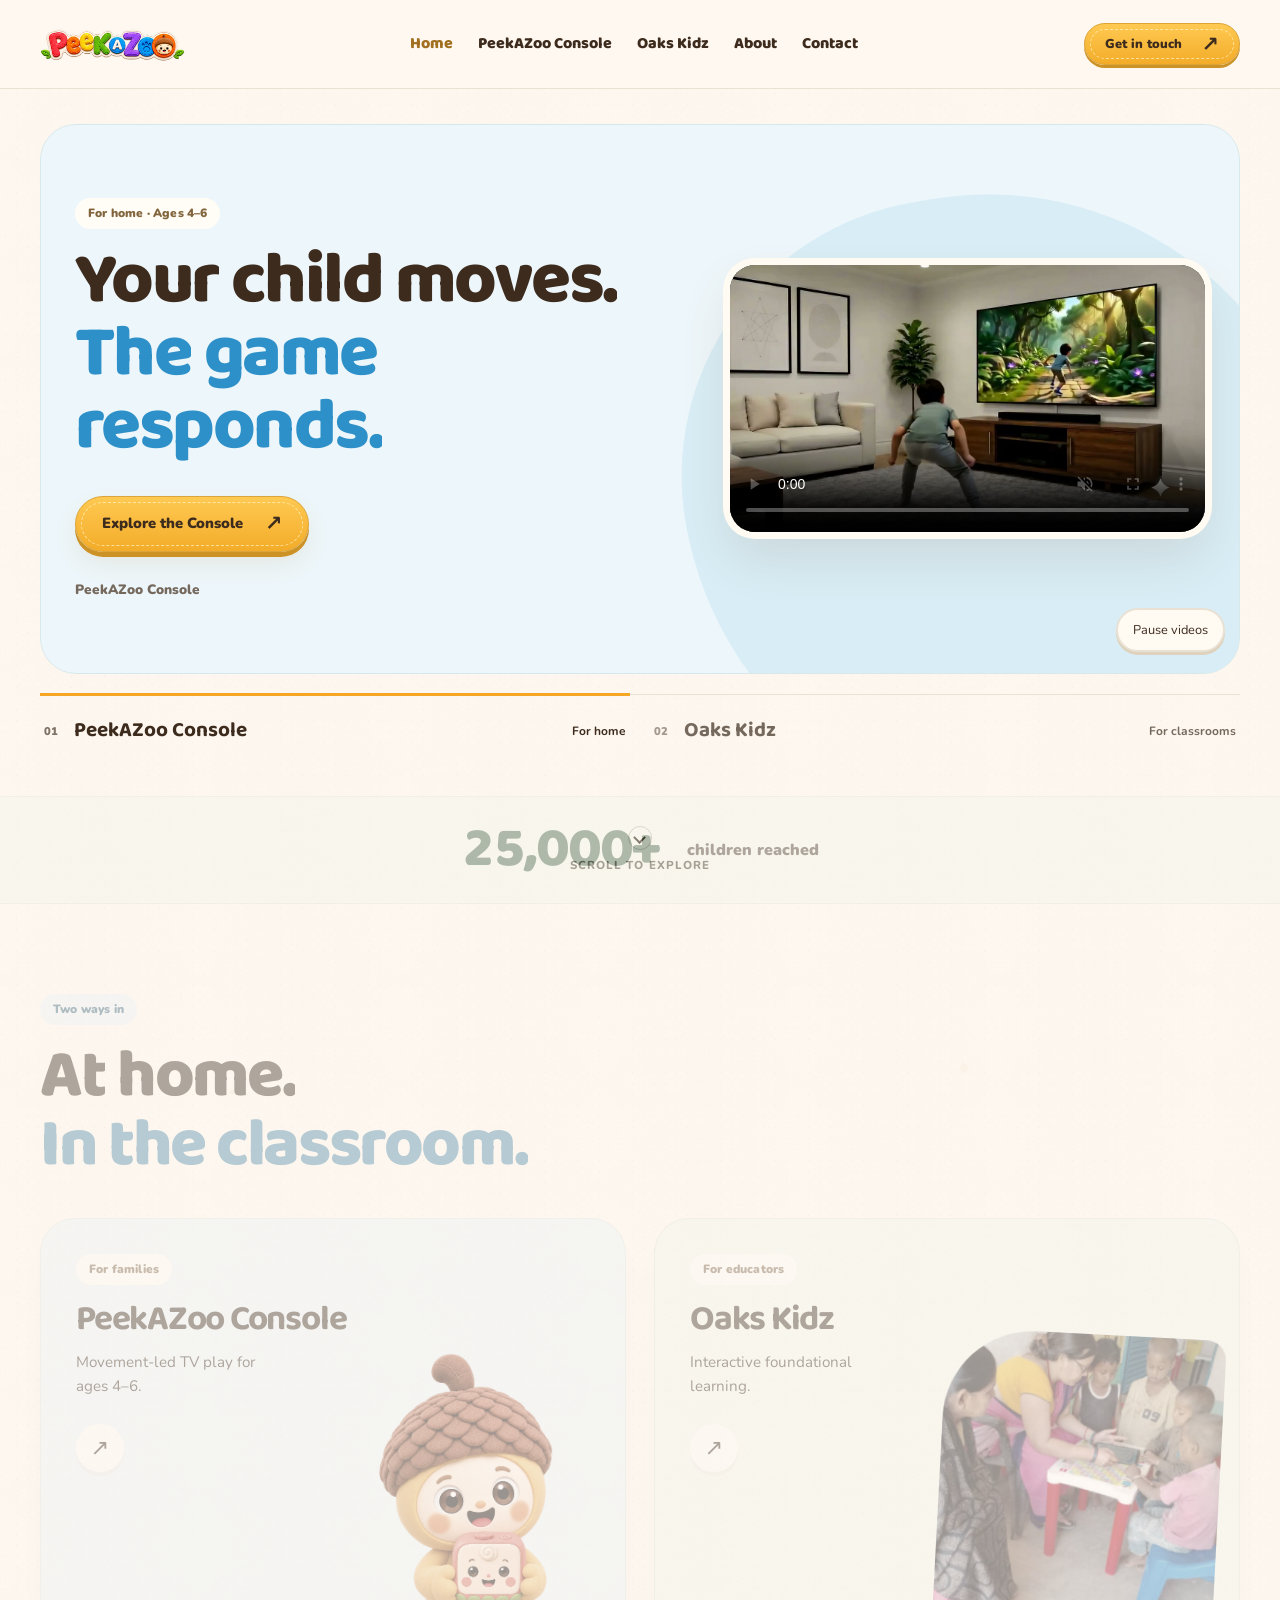
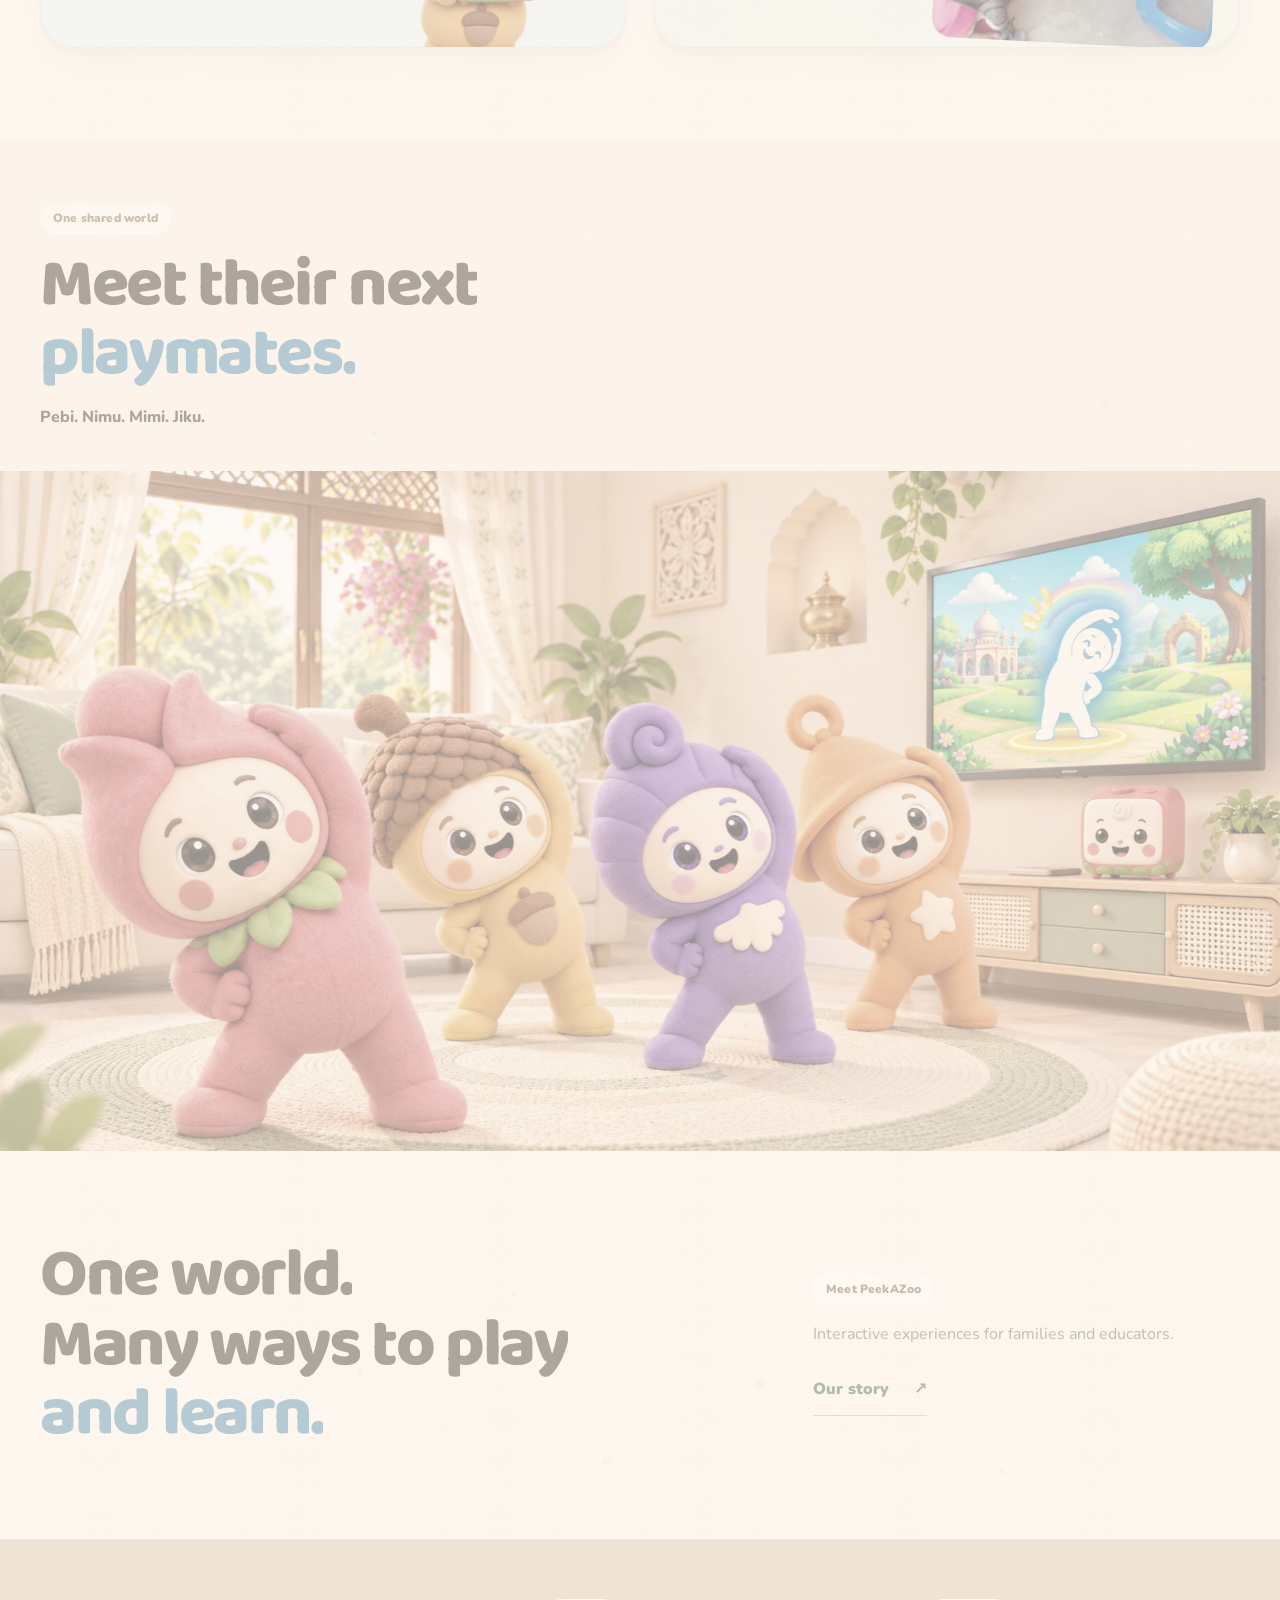
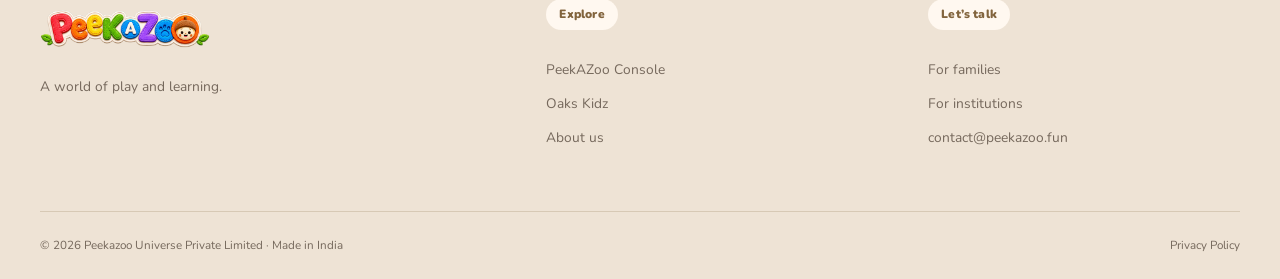
<file: index.html>
<!doctype html>
<html lang="en"><head><meta charset="utf-8"><meta name="viewport" content="width=device-width,initial-scale=1"><meta name="theme-color" content="#fff8f0"><title>PeekAZoo | A world of play and learning</title><meta name="description" content="Movement-led play for families. Interactive learning for classrooms. Explore PeekAZoo Console and Oaks Kidz."><meta property="og:title" content="PeekAZoo | A world of play and learning"><meta property="og:description" content="Movement-led play for families. Interactive learning for classrooms. Explore PeekAZoo Console and Oaks Kidz."><meta property="og:type" content="website"><link rel="icon" href="assets/logo.webp" type="image/webp"><link rel="preconnect" href="https://fonts.googleapis.com"><link rel="preconnect" href="https://fonts.gstatic.com" crossorigin><link href="https://fonts.googleapis.com/css2?family=Baloo+2:wght@600;700;800&amp;family=Nunito:wght@400;600;700;800;900&amp;display=swap" rel="stylesheet"><link rel="stylesheet" href="site.css"><link rel="stylesheet" href="brand.css"><link rel="stylesheet" href="immersive.css"><script defer src="site.js"></script><script defer src="vendor/gsap.min.js"></script><script defer src="vendor/ScrollTrigger.min.js"></script><script defer src="vendor/lenis.min.js"></script><script defer src="immersive.js"></script></head><body class="home-page"><a class="skip" href="#main">Skip to content</a><header class="site-header"><div class="nav-shell"><a class="brand" href="index.html" aria-label="PeekAZoo home"><img src="assets/logo.webp" alt="PeekAZoo" class="" decoding="async" width="2170" height="725"></a><nav class="desktop-nav" aria-label="Main navigation"><a href="index.html" aria-current="page">Home</a><a href="peekazoo.html">PeekAZoo Console</a><a href="oaks-kidz.html">Oaks Kidz</a><a href="about.html">About</a><a href="contact.html">Contact</a></nav><div class="nav-end"><a class="button small" href="contact.html">Get in touch<span aria-hidden="true">↗</span></a><button class="menu-toggle" type="button" aria-expanded="false" aria-controls="mobile-menu" aria-label="Open navigation"><span></span><span></span></button></div></div><nav id="mobile-menu" class="mobile-menu" aria-label="Mobile navigation" hidden><a href="index.html" aria-current="page">Home</a><a href="peekazoo.html">PeekAZoo Console</a><a href="oaks-kidz.html">Oaks Kidz</a><a href="about.html">About</a><a href="contact.html">Contact</a></nav></header><main id="main"><section data-chapter="Welcome" class="home-stage" data-spark><h1 class="sr-only">PeekAZoo — A world of play and learning</h1><div class="container"><div class="reel home-reel" data-carousel data-loop role="region" aria-roledescription="carousel" aria-label="Explore our two products"><article class="reel-slide" data-slide aria-label="1 of 2: PeekAZoo Console" role="group" aria-roledescription="slide"><div class="hero-message"><span class="eyebrow">For home · Ages 4–6</span><h2>Your child moves.<br><em>The game responds.</em></h2><a class="button" href="peekazoo.html">Explore the Console<span aria-hidden="true">↗</span></a><span class="hero-product">PeekAZoo Console</span></div><video class="" data-play controls muted playsinline preload="none" poster="media/peekazoo-home-film.jpg" aria-label="PeekAZoo Console"><source src="media/peekazoo-home-film.mp4" type="video/mp4">Your browser does not support video. <a href="media/peekazoo-home-film.mp4">Open video</a>.</video></article><article class="reel-slide" data-slide aria-label="2 of 2: Oaks Kidz" role="group" aria-roledescription="slide" hidden><div class="hero-message"><span class="eyebrow">For classrooms</span><h2>Learning that<br><em>comes alive.</em></h2><a class="button" href="oaks-kidz.html">Explore Oaks Kidz<span aria-hidden="true">↗</span></a><span class="hero-product">Oaks Kidz</span></div><video class="" data-play controls muted playsinline preload="none" poster="media/oaks-overview.jpg" aria-label="Oaks Kidz"><source src="media/oaks-overview.mp4" type="video/mp4">Your browser does not support video. <a href="media/oaks-overview.mp4">Open video</a>.</video></article><div class="reel-navigation" role="group" aria-label="Video progress"><button class="product-tab" type="button" data-dot="0" aria-label="Show PeekAZoo Console" aria-current="true"><span>01</span> PeekAZoo Console <small>For home</small></button><button class="product-tab" type="button" data-dot="1" aria-label="Show Oaks Kidz"><span>02</span> Oaks Kidz <small>For classrooms</small></button></div></div></div></section>
<aside data-chapter="Our reach" class="home-reach" aria-label="Oaks Kidz learner reach"><div class="container home-reach-inner"><strong>25,000+</strong><p>children reached</p></div></aside>
<section data-chapter="Two ways in" class="section choice-section" id="products"><div class="container"><div class="section-heading" data-reveal><span class="eyebrow">Two ways in</span><h2>At home.<br><em>In the classroom.</em></h2></div><div class="product-pair"><a class="product-world console-world" href="peekazoo.html" data-reveal><div class="product-world-copy"><span class="eyebrow">For families</span><h3>PeekAZoo Console</h3><p>Movement-led TV play for ages 4–6.</p><span class="round-arrow" aria-hidden="true">↗</span></div><img src="assets/nimu-holds-console.webp" alt="Nimu holding the PeekAZoo Console" class="" loading="lazy" decoding="async" width="1024" height="1536"></a><a class="product-world oaks-world" href="oaks-kidz.html" data-reveal><div class="product-world-copy"><span class="eyebrow">For educators</span><h3>Oaks Kidz</h3><p>Interactive foundational learning.</p><span class="round-arrow" aria-hidden="true">↗</span></div><img src="assets/jharkhand-2.png" alt="An educator guiding a tablet activity" class="" loading="lazy" decoding="async" width="332" height="400"></a></div></div></section>
<section data-chapter="Meet the crew" class="character-scene" data-spark><div class="container character-copy" data-reveal><span class="eyebrow">One shared world</span><h2>Meet their next<br><em>playmates.</em></h2><p>Pebi. Nimu. Mimi. Jiku.</p></div><img src="assets/peekazoo-characters-at-play.webp" alt="Pebi, Nimu, Mimi and Jiku playing in the PeekAZoo world" class="character-panorama" loading="lazy" decoding="async" width="1672" height="941"></section>
<section data-chapter="One world" class="section hello-section"><div class="container hello-layout" data-reveal><h2>One world.<br>Many ways to play<br><em>and learn.</em></h2><div><span class="eyebrow">Meet PeekAZoo</span><p>Interactive experiences for families and educators.</p><a class="text-link" href="about.html">Our story<span aria-hidden="true">↗</span></a></div></div></section></main><footer class="site-footer"><div class="container footer-top"><div><a class="brand" href="index.html"><img src="assets/logo.webp" alt="PeekAZoo" class="" loading="lazy" decoding="async" width="2170" height="725"></a><p>A world of play and learning.</p></div><div><span class="eyebrow">Explore</span><a href="peekazoo.html">PeekAZoo Console</a><a href="oaks-kidz.html">Oaks Kidz</a><a href="about.html">About us</a></div><div><span class="eyebrow">Let’s talk</span><a href="contact.html?type=parent">For families</a><a href="contact.html?type=school">For institutions</a><a href="mailto:contact@peekazoo.fun">contact@peekazoo.fun</a></div></div><div class="container footer-bottom"><span>© 2026 Peekazoo Universe Private Limited · Made in India</span><a href="privacy.html">Privacy Policy</a></div></footer></body></html>
</file>
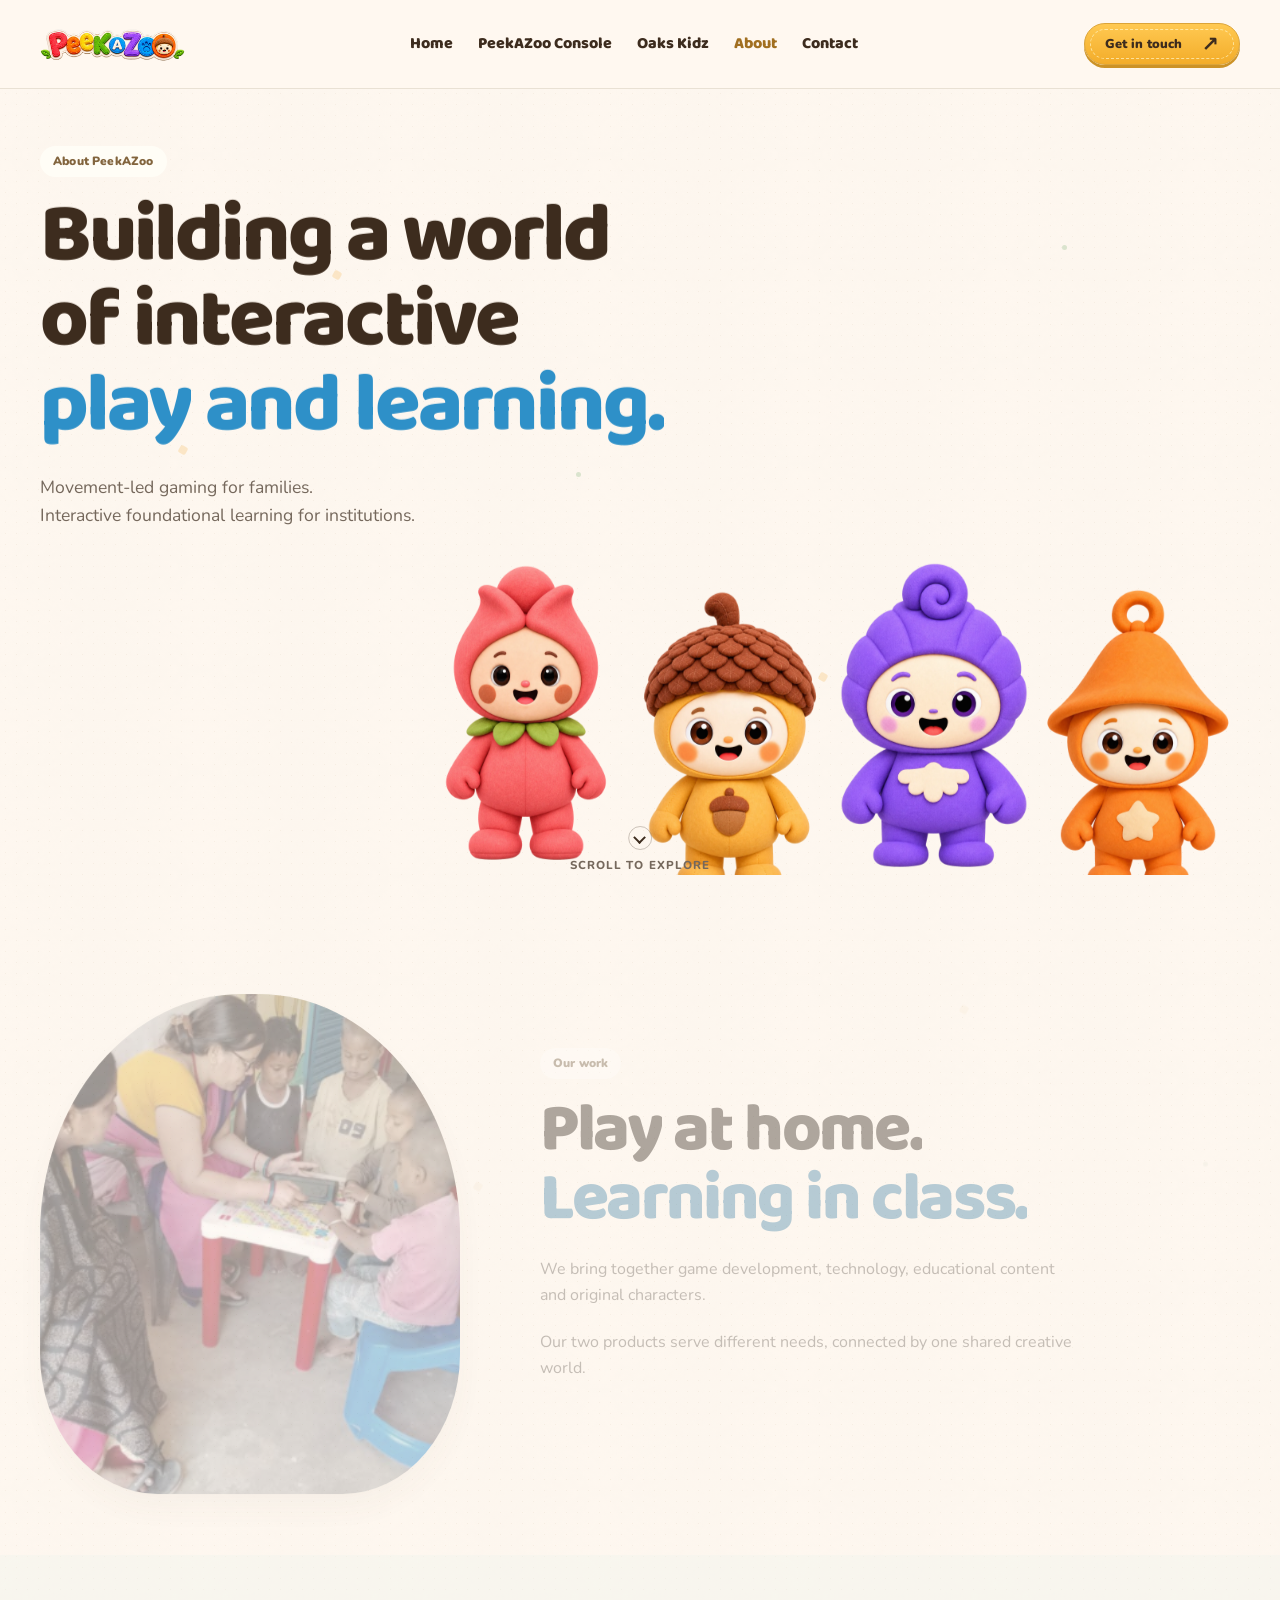
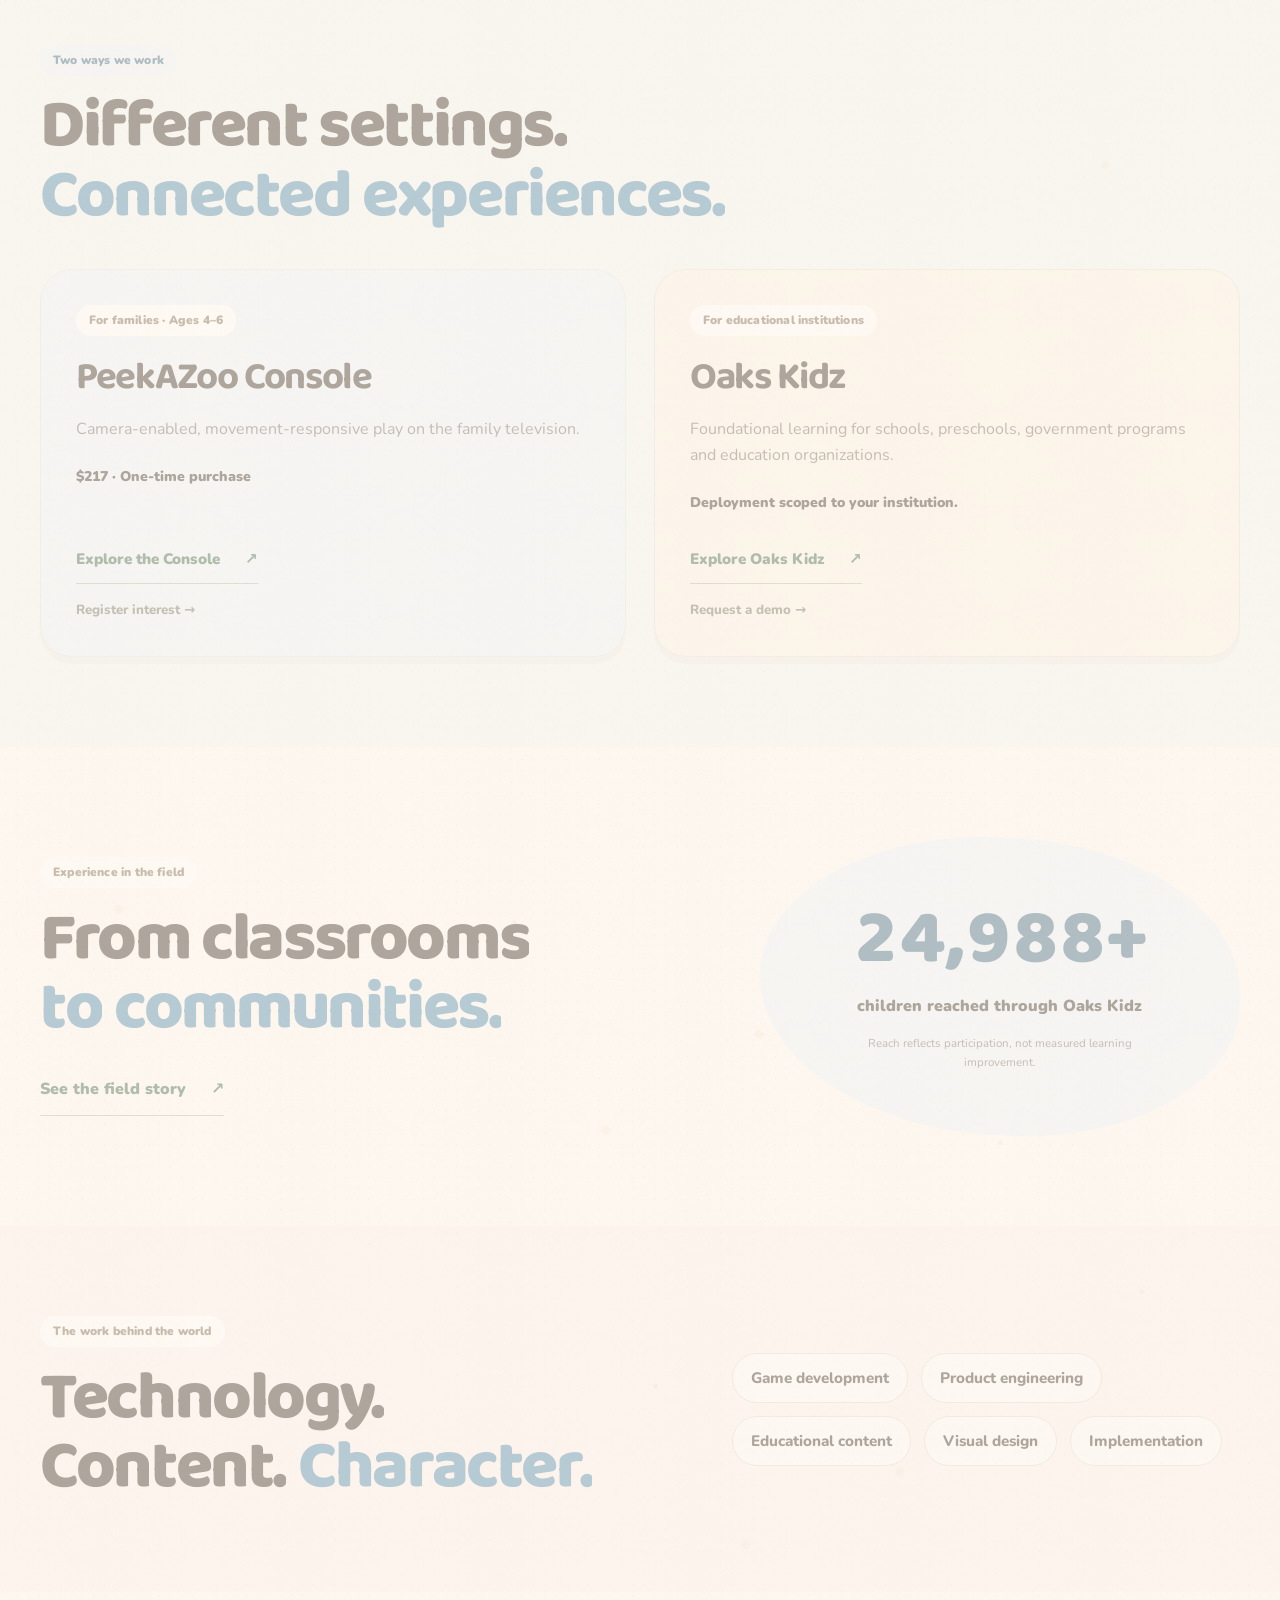
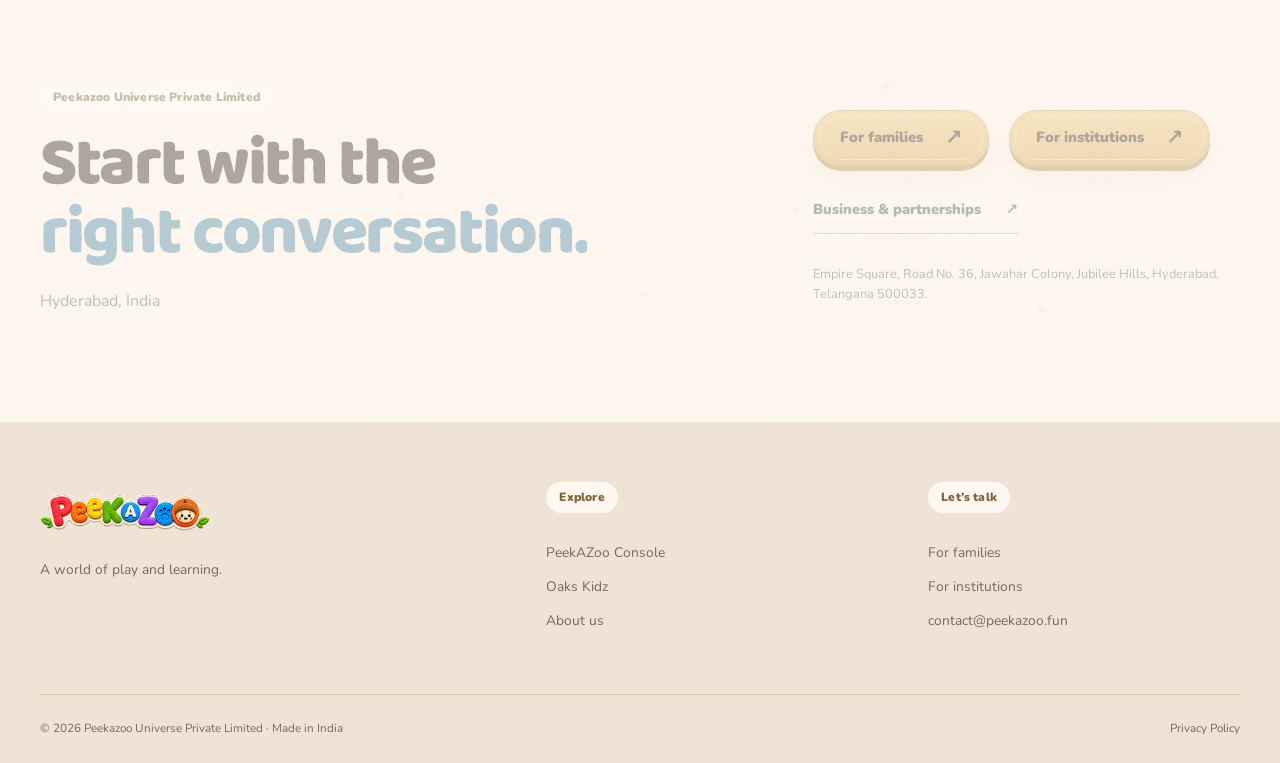
<file: about.html>
<!doctype html>
<html lang="en"><head><meta charset="utf-8"><meta name="viewport" content="width=device-width,initial-scale=1"><meta name="theme-color" content="#fff8f0"><title>About PeekAZoo | A shared world of play and learning</title><meta name="description" content="Meet Peekazoo Universe Private Limited and our two products for families and institutions."><meta property="og:title" content="About PeekAZoo | A shared world of play and learning"><meta property="og:description" content="Meet Peekazoo Universe Private Limited and our two products for families and institutions."><meta property="og:type" content="website"><link rel="icon" href="assets/logo.webp" type="image/webp"><link rel="preconnect" href="https://fonts.googleapis.com"><link rel="preconnect" href="https://fonts.gstatic.com" crossorigin><link href="https://fonts.googleapis.com/css2?family=Baloo+2:wght@600;700;800&amp;family=Nunito:wght@400;600;700;800;900&amp;display=swap" rel="stylesheet"><link rel="stylesheet" href="site.css"><link rel="stylesheet" href="brand.css"><link rel="stylesheet" href="immersive.css"><script defer src="site.js"></script><script defer src="vendor/gsap.min.js"></script><script defer src="vendor/ScrollTrigger.min.js"></script><script defer src="vendor/lenis.min.js"></script><script defer src="immersive.js"></script></head><body class="about-page"><a class="skip" href="#main">Skip to content</a><header class="site-header"><div class="nav-shell"><a class="brand" href="index.html" aria-label="PeekAZoo home"><img src="assets/logo.webp" alt="PeekAZoo" class="" decoding="async" width="2170" height="725"></a><nav class="desktop-nav" aria-label="Main navigation"><a href="index.html">Home</a><a href="peekazoo.html">PeekAZoo Console</a><a href="oaks-kidz.html">Oaks Kidz</a><a href="about.html" aria-current="page">About</a><a href="contact.html">Contact</a></nav><div class="nav-end"><a class="button small" href="contact.html">Get in touch<span aria-hidden="true">↗</span></a><button class="menu-toggle" type="button" aria-expanded="false" aria-controls="mobile-menu" aria-label="Open navigation"><span></span><span></span></button></div></div><nav id="mobile-menu" class="mobile-menu" aria-label="Mobile navigation" hidden><a href="index.html">Home</a><a href="peekazoo.html">PeekAZoo Console</a><a href="oaks-kidz.html">Oaks Kidz</a><a href="about.html" aria-current="page">About</a><a href="contact.html">Contact</a></nav></header><main id="main">
<section data-chapter="Who we are" class="section about-opening" data-spark><div class="container"><span class="eyebrow">About PeekAZoo</span><h1>Building a world<br>of interactive<br><em>play and learning.</em></h1><p>Movement-led gaming for families.<br>Interactive foundational learning for institutions.</p><div class="character-line"><img src="assets/pebi.webp" alt="Pebi" width="1024" height="1536" decoding="async"><img src="assets/nimu.webp" alt="Nimu" width="1024" height="1536" decoding="async"><img src="assets/mimi.webp" alt="Mimi" width="1024" height="1536" decoding="async"><img src="assets/jiku.webp" alt="Jiku" width="1024" height="1536" decoding="async"></div></div></section>
<section data-chapter="Our work" class="section about-work"><div class="container about-work-layout"><figure data-reveal><img src="assets/jharkhand-2.png" alt="An educator guiding children through a tablet learning activity" width="332" height="400" loading="lazy" decoding="async"></figure><div data-reveal><span class="eyebrow">Our work</span><h2>Play at home.<br><em>Learning in class.</em></h2><p>We bring together game development, technology, educational content and original characters.</p><p>Our two products serve different needs, connected by one shared creative world.</p></div></div></section>
<section data-chapter="Our products" class="section about-products"><div class="container"><div class="section-heading" data-reveal><span class="eyebrow">Two ways we work</span><h2>Different settings.<br><em>Connected experiences.</em></h2></div><div class="about-product-grid"><article data-reveal><span class="eyebrow">For families · Ages 4–6</span><h3>PeekAZoo Console</h3><p>Camera-enabled, movement-responsive play on the family television.</p><strong><span data-region-price>₹14,999</span> · One-time purchase</strong><a class="text-link" href="peekazoo.html">Explore the Console <span aria-hidden="true">↗</span></a><a class="subtle-link" href="contact.html?type=parent">Register interest →</a></article><article data-reveal><span class="eyebrow">For educational institutions</span><h3>Oaks Kidz</h3><p>Foundational learning for schools, preschools, government programs and education organizations.</p><span class="about-product-note">Deployment scoped to your institution.</span><a class="text-link" href="oaks-kidz.html">Explore Oaks Kidz <span aria-hidden="true">↗</span></a><a class="subtle-link" href="contact.html?type=school">Request a demo →</a></article></div></div></section>
<section data-chapter="Our reach" class="section about-reach"><div class="container about-reach-layout" data-reveal><div><span class="eyebrow">Experience in the field</span><h2>From classrooms<br><em>to communities.</em></h2><a class="text-link" href="oaks-kidz.html#field">See the field story <span aria-hidden="true">↗</span></a></div><div class="about-reach-stat"><strong>25,000+</strong><span>children reached through Oaks Kidz</span><small>Reach reflects participation, not measured learning improvement.</small></div></div></section>
<section data-chapter="How we build" class="section about-making"><div class="container about-making-layout" data-reveal><div><span class="eyebrow">The work behind the world</span><h2>Technology.<br>Content. <em>Character.</em></h2></div><div class="making-disciplines"><span>Game development</span><span>Product engineering</span><span>Educational content</span><span>Visual design</span><span>Implementation</span></div></div></section>
<section data-chapter="Talk to us" class="section company-section"><div class="container hello-layout" data-reveal><div><span class="eyebrow">Peekazoo Universe Private Limited</span><h2>Start with the<br><em>right conversation.</em></h2><p class="company-location">Hyderabad, India</p></div><div class="about-next"><a class="button" href="contact.html?type=parent">For families <span aria-hidden="true">↗</span></a><a class="button" href="contact.html?type=school">For institutions <span aria-hidden="true">↗</span></a><a class="text-link" href="contact.html?type=investor">Business &amp; partnerships <span aria-hidden="true">↗</span></a><p class="fine">Empire Square, Road No. 36, Jawahar Colony, Jubilee Hills, Hyderabad, Telangana 500033.</p></div></div></section>
</main><footer class="site-footer"><div class="container footer-top"><div><a class="brand" href="index.html"><img src="assets/logo.webp" alt="PeekAZoo" class="" loading="lazy" decoding="async" width="2170" height="725"></a><p>A world of play and learning.</p></div><div><span class="eyebrow">Explore</span><a href="peekazoo.html">PeekAZoo Console</a><a href="oaks-kidz.html">Oaks Kidz</a><a href="about.html">About us</a></div><div><span class="eyebrow">Let’s talk</span><a href="contact.html?type=parent">For families</a><a href="contact.html?type=school">For institutions</a><a href="mailto:contact@peekazoo.fun">contact@peekazoo.fun</a></div></div><div class="container footer-bottom"><span>© 2026 Peekazoo Universe Private Limited · Made in India</span><a href="privacy.html">Privacy Policy</a></div></footer></body></html>
</file>
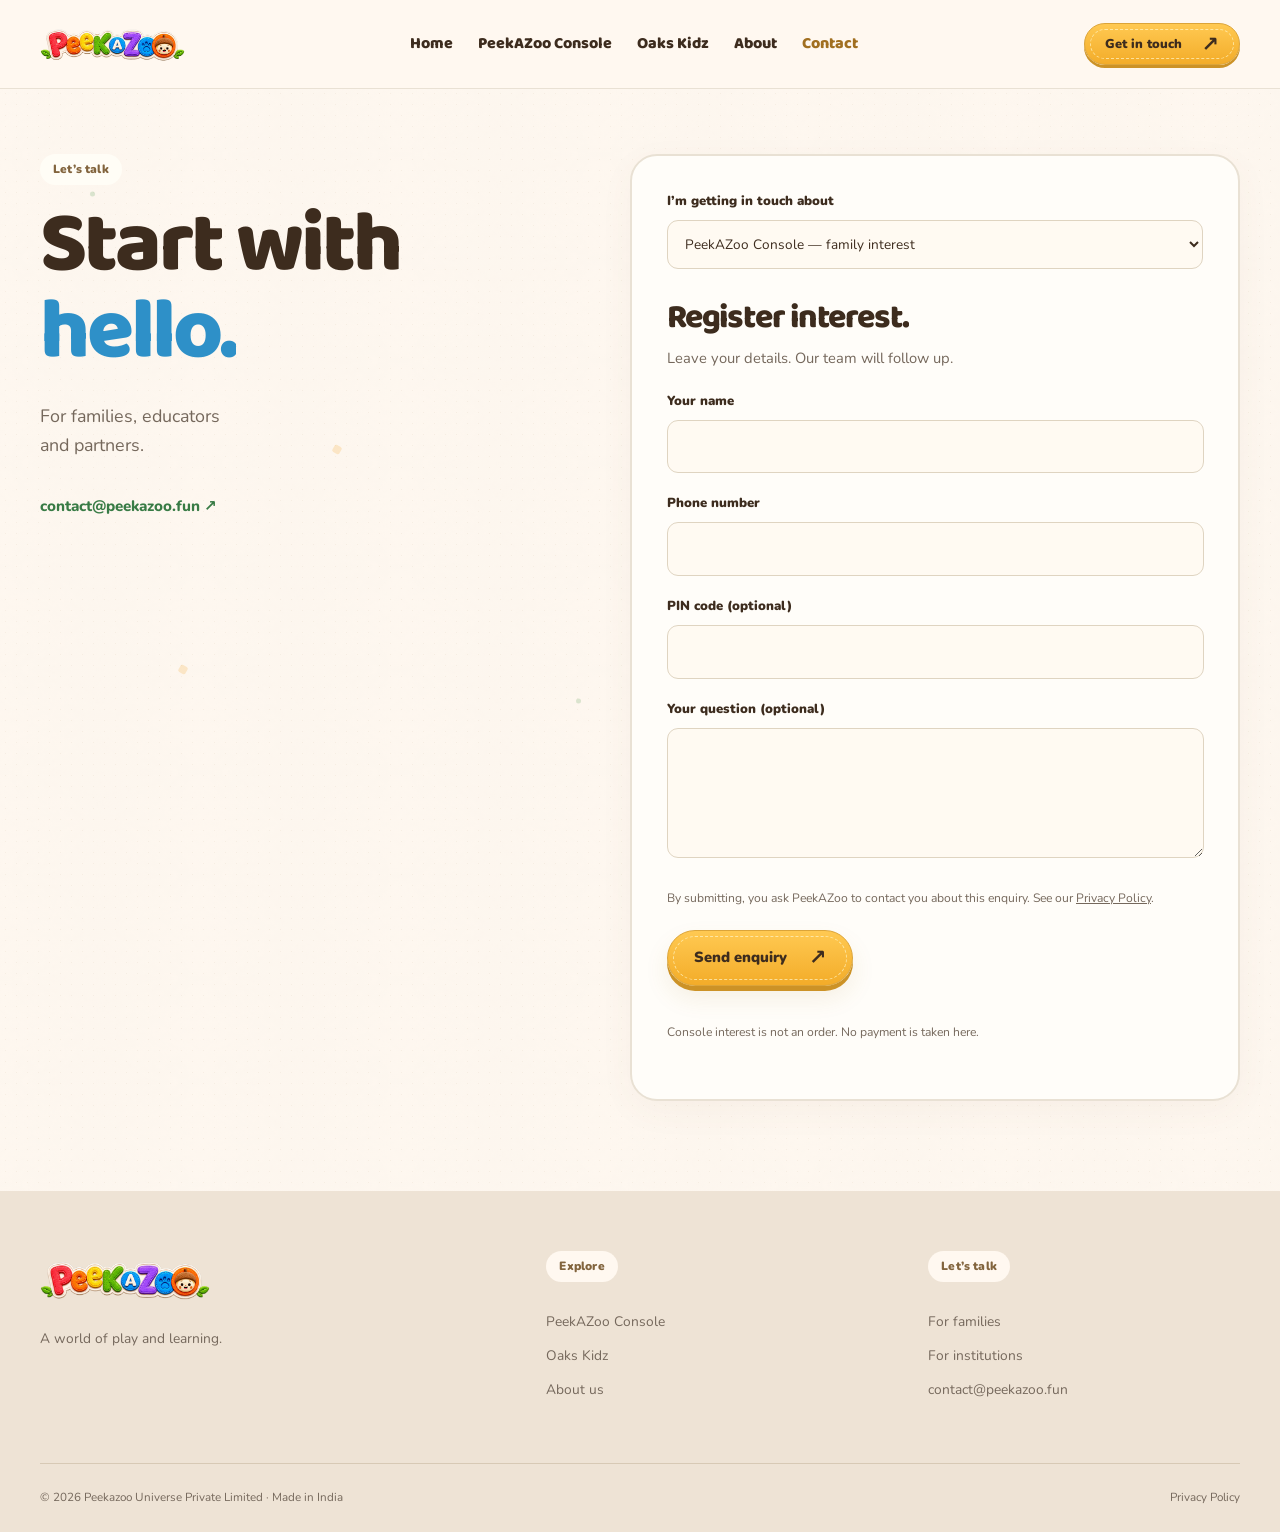
<file: contact.html>
<!doctype html>
<html lang="en"><head><meta charset="utf-8"><meta name="viewport" content="width=device-width,initial-scale=1"><meta name="theme-color" content="#fff8f0"><title>Contact PeekAZoo | Families, educators and partners</title><meta name="description" content="Register interest in PeekAZoo Console or request an Oaks Kidz demonstration."><meta property="og:title" content="Contact PeekAZoo | Families, educators and partners"><meta property="og:description" content="Register interest in PeekAZoo Console or request an Oaks Kidz demonstration."><meta property="og:type" content="website"><link rel="icon" href="assets/logo.webp" type="image/webp"><link rel="preconnect" href="https://fonts.googleapis.com"><link rel="preconnect" href="https://fonts.gstatic.com" crossorigin><link href="https://fonts.googleapis.com/css2?family=Baloo+2:wght@600;700;800&amp;family=Nunito:wght@400;600;700;800;900&amp;display=swap" rel="stylesheet"><link rel="stylesheet" href="site.css"><link rel="stylesheet" href="brand.css"><link rel="stylesheet" href="immersive.css"><script defer src="site.js"></script><script defer src="vendor/gsap.min.js"></script><script defer src="vendor/ScrollTrigger.min.js"></script><script defer src="vendor/lenis.min.js"></script><script defer src="immersive.js"></script></head><body class="contact-page"><a class="skip" href="#main">Skip to content</a><header class="site-header"><div class="nav-shell"><a class="brand" href="index.html" aria-label="PeekAZoo home"><img src="assets/logo.webp" alt="PeekAZoo" class="" decoding="async" width="2170" height="725"></a><nav class="desktop-nav" aria-label="Main navigation"><a href="index.html">Home</a><a href="peekazoo.html">PeekAZoo Console</a><a href="oaks-kidz.html">Oaks Kidz</a><a href="about.html">About</a><a href="contact.html" aria-current="page">Contact</a></nav><div class="nav-end"><a class="button small" href="contact.html">Get in touch<span aria-hidden="true">↗</span></a><button class="menu-toggle" type="button" aria-expanded="false" aria-controls="mobile-menu" aria-label="Open navigation"><span></span><span></span></button></div></div><nav id="mobile-menu" class="mobile-menu" aria-label="Mobile navigation" hidden><a href="index.html">Home</a><a href="peekazoo.html">PeekAZoo Console</a><a href="oaks-kidz.html">Oaks Kidz</a><a href="about.html">About</a><a href="contact.html" aria-current="page">Contact</a></nav></header><main id="main"><section data-chapter="Get in touch" class="section contact-section" data-spark><div class="container contact-grid"><div class="contact-intro"><span class="eyebrow">Let’s talk</span><h1>Start with<br><em>hello.</em></h1><p>For families, educators<br>and partners.</p><a class="contact-email" href="mailto:contact@peekazoo.fun">contact@peekazoo.fun ↗</a></div><div class="enquiry-panel"><label for="audience">I’m getting in touch about</label><select id="audience" name="audience"><option value="parent">PeekAZoo Console — family interest</option><option value="school">Oaks Kidz — school demo</option><option value="government">Government programs</option><option value="ngo">NGO / CSR partnership</option><option value="investor">Business / other enquiries</option></select><form id="enquiry-form"><h2 id="form-title">Register interest.</h2><p id="form-desc">Leave your details. Our team will follow up.</p><div id="fields"></div><p class="fine">By submitting, you ask PeekAZoo to contact you about this enquiry. See our <a href="privacy.html">Privacy Policy</a>.</p><button class="button" type="submit">Send enquiry <span aria-hidden="true">↗</span></button><p class="form-status" id="form-status" role="status" aria-live="polite"></p></form><noscript><p>Please email <a href="mailto:contact@peekazoo.fun">contact@peekazoo.fun</a> to enquire.</p></noscript><p class="fine">Console interest is not an order. No payment is taken here.</p></div></div></section></main><footer class="site-footer"><div class="container footer-top"><div><a class="brand" href="index.html"><img src="assets/logo.webp" alt="PeekAZoo" class="" loading="lazy" decoding="async" width="2170" height="725"></a><p>A world of play and learning.</p></div><div><span class="eyebrow">Explore</span><a href="peekazoo.html">PeekAZoo Console</a><a href="oaks-kidz.html">Oaks Kidz</a><a href="about.html">About us</a></div><div><span class="eyebrow">Let’s talk</span><a href="contact.html?type=parent">For families</a><a href="contact.html?type=school">For institutions</a><a href="mailto:contact@peekazoo.fun">contact@peekazoo.fun</a></div></div><div class="container footer-bottom"><span>© 2026 Peekazoo Universe Private Limited · Made in India</span><a href="privacy.html">Privacy Policy</a></div></footer></body></html>
</file>
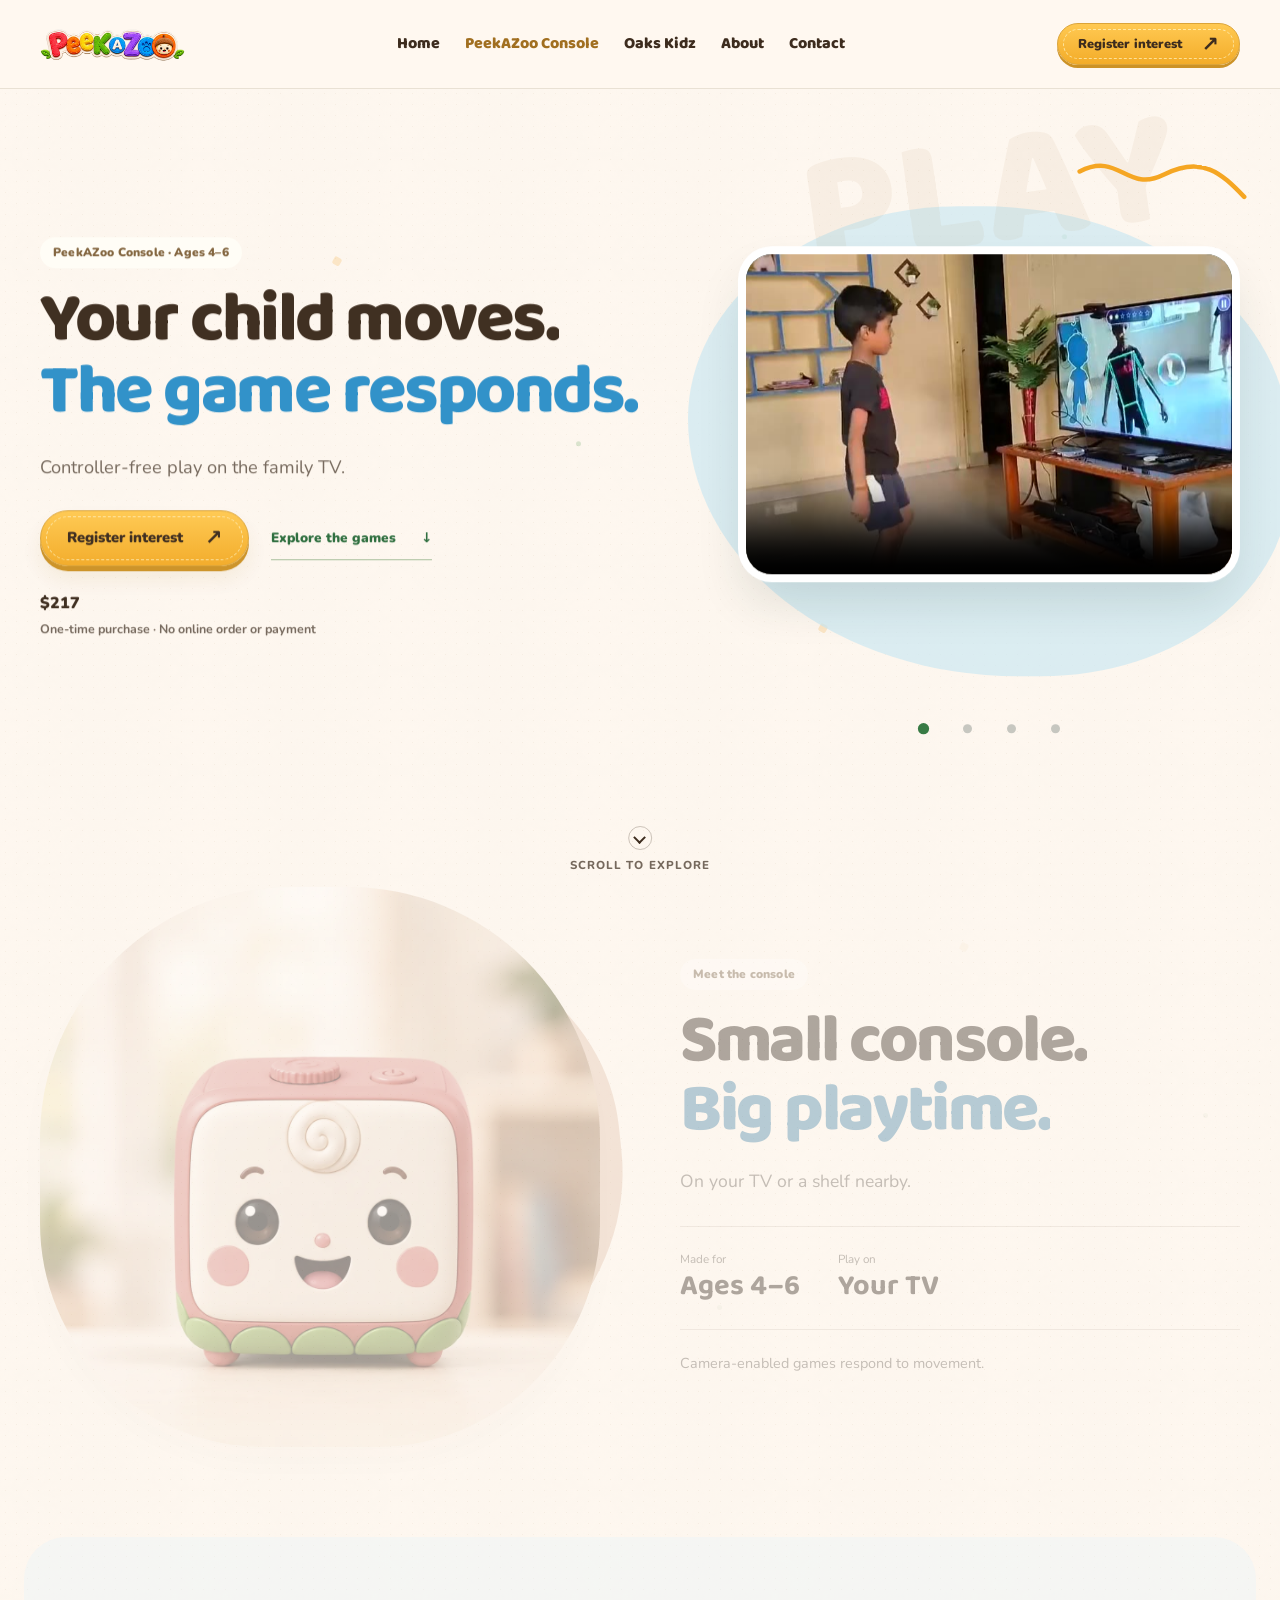
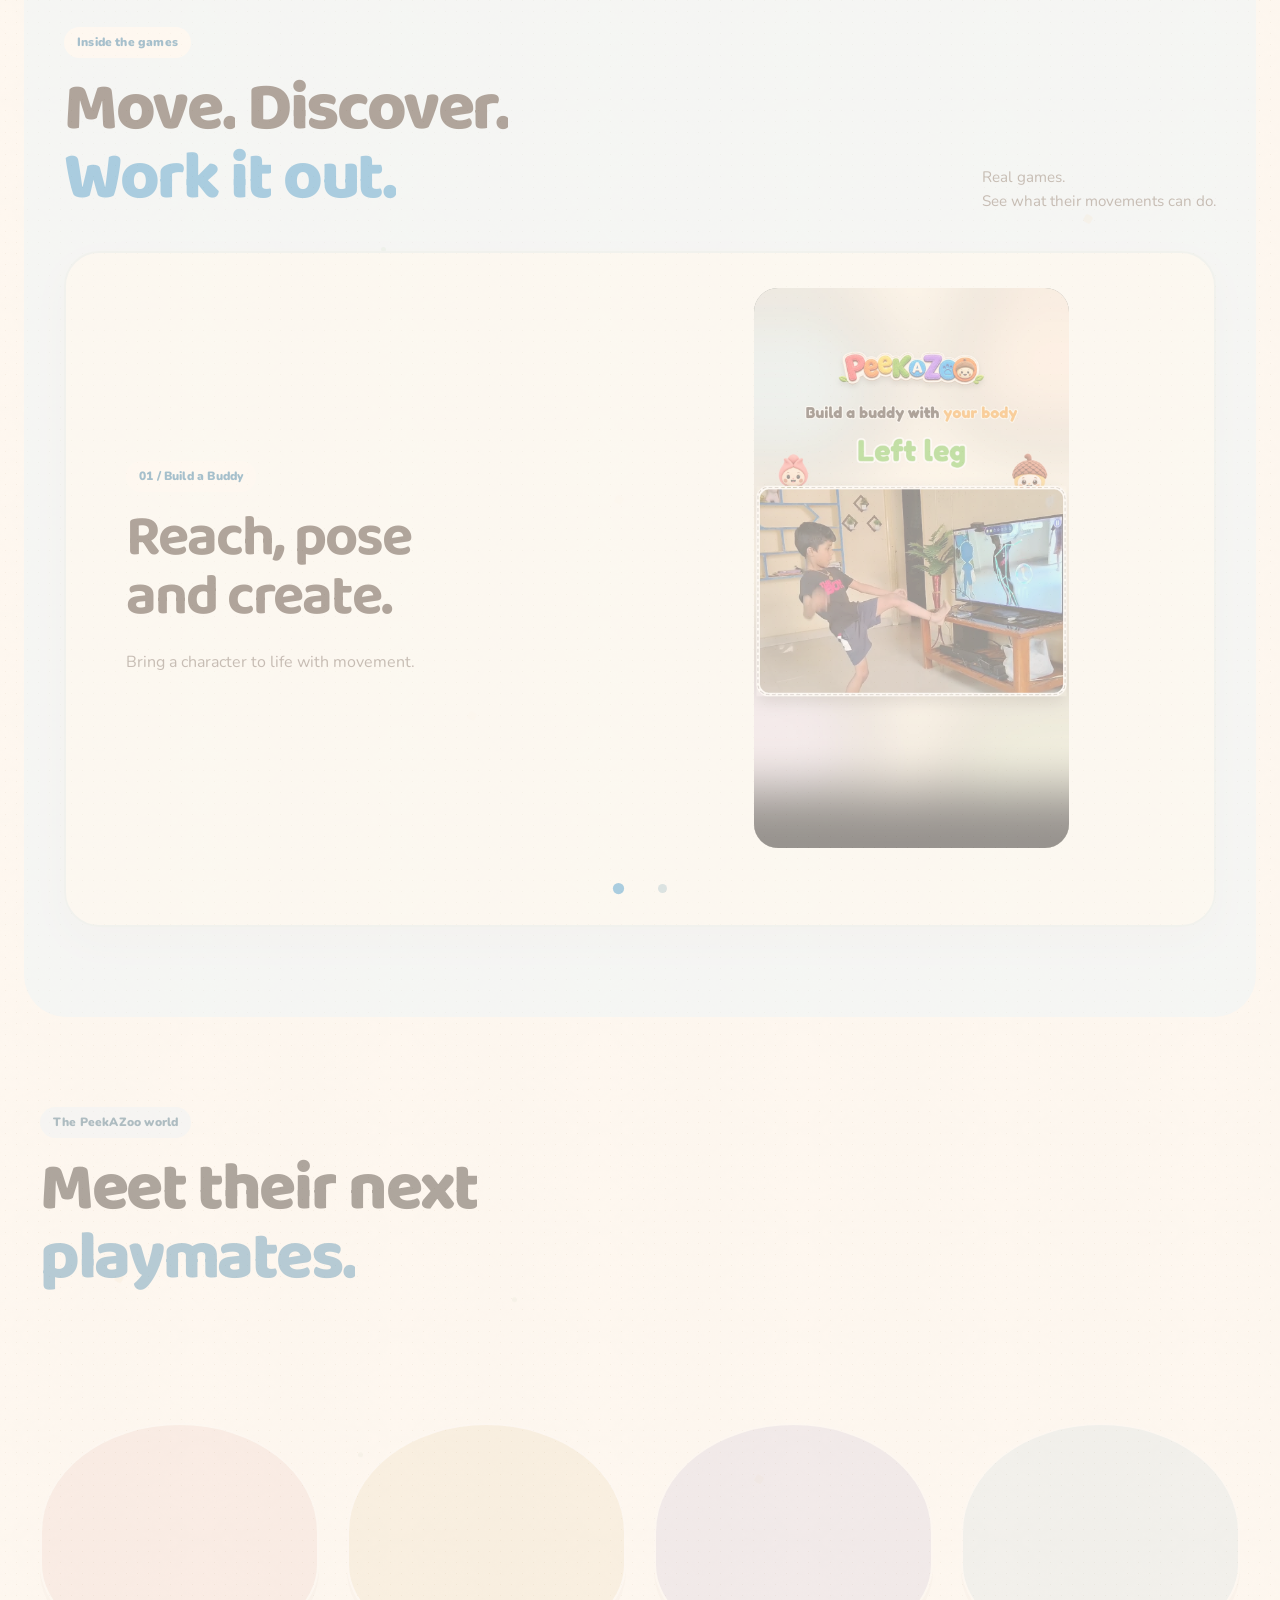
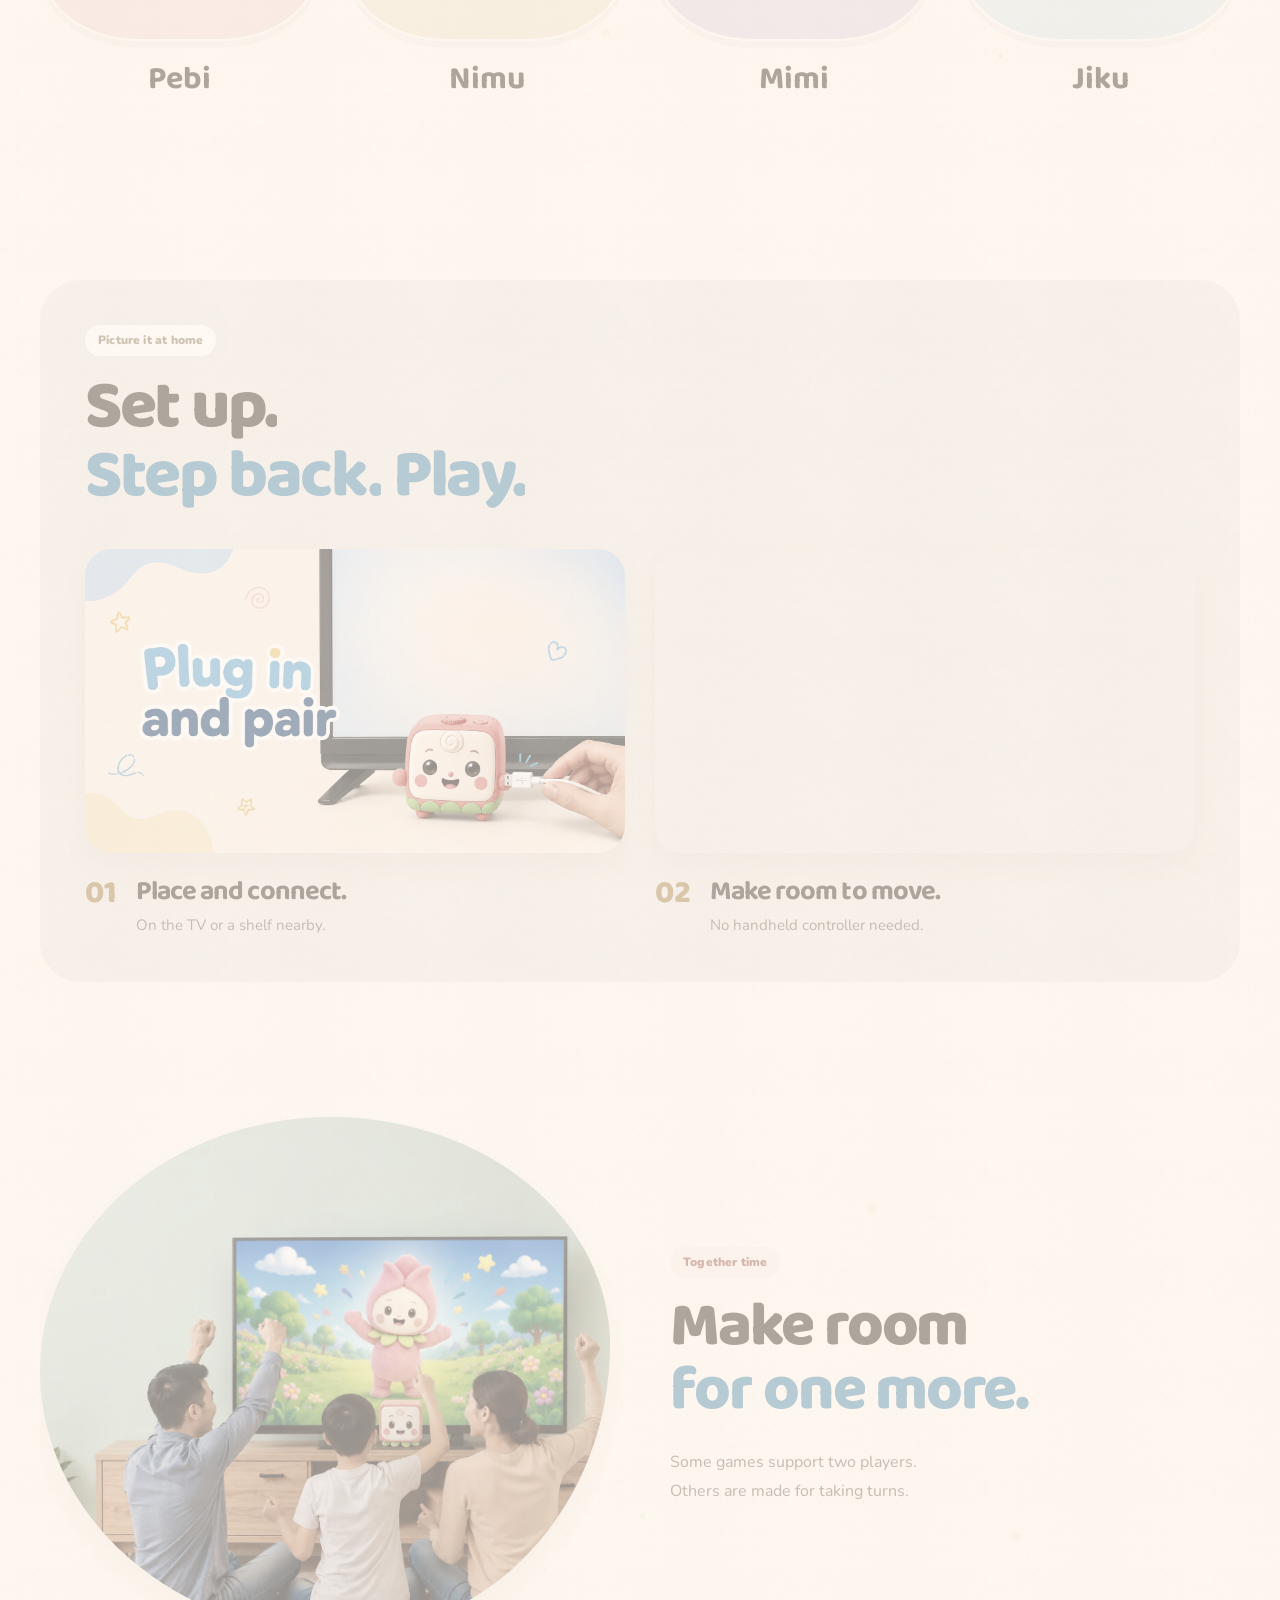
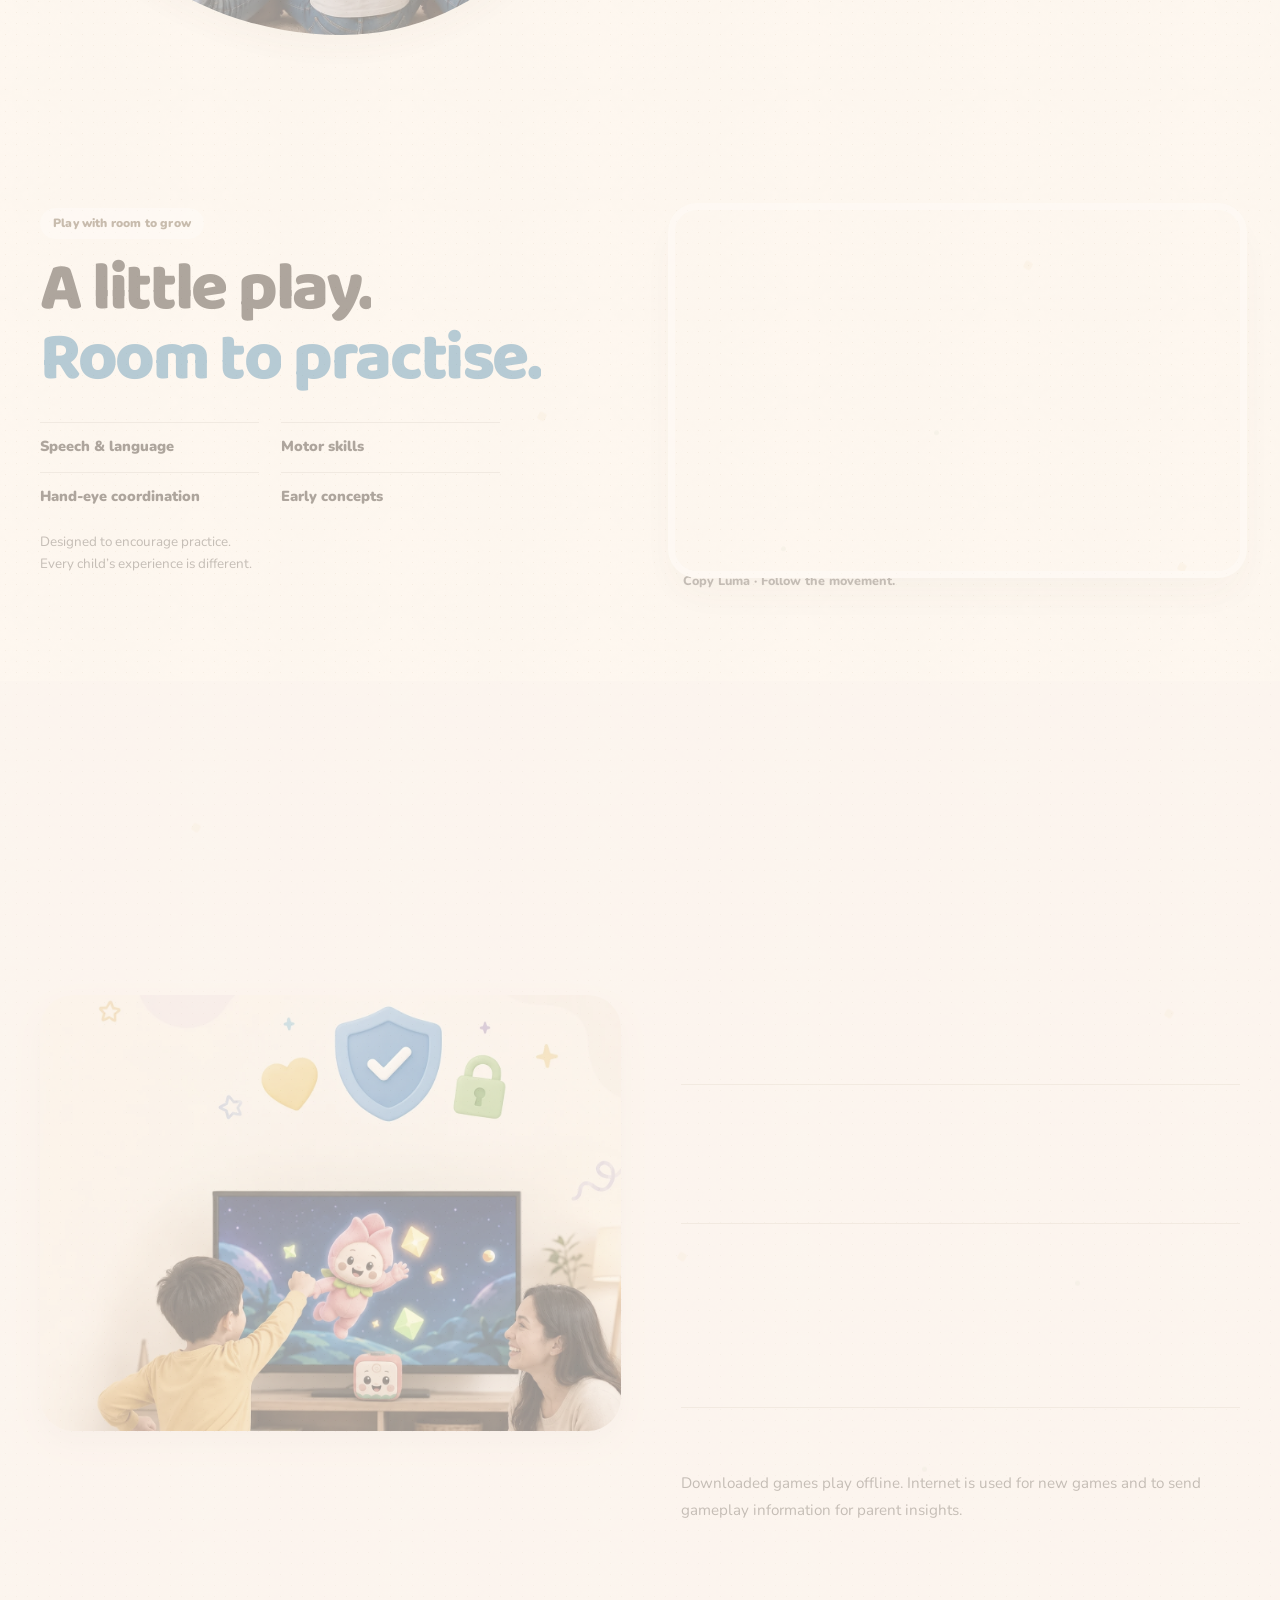
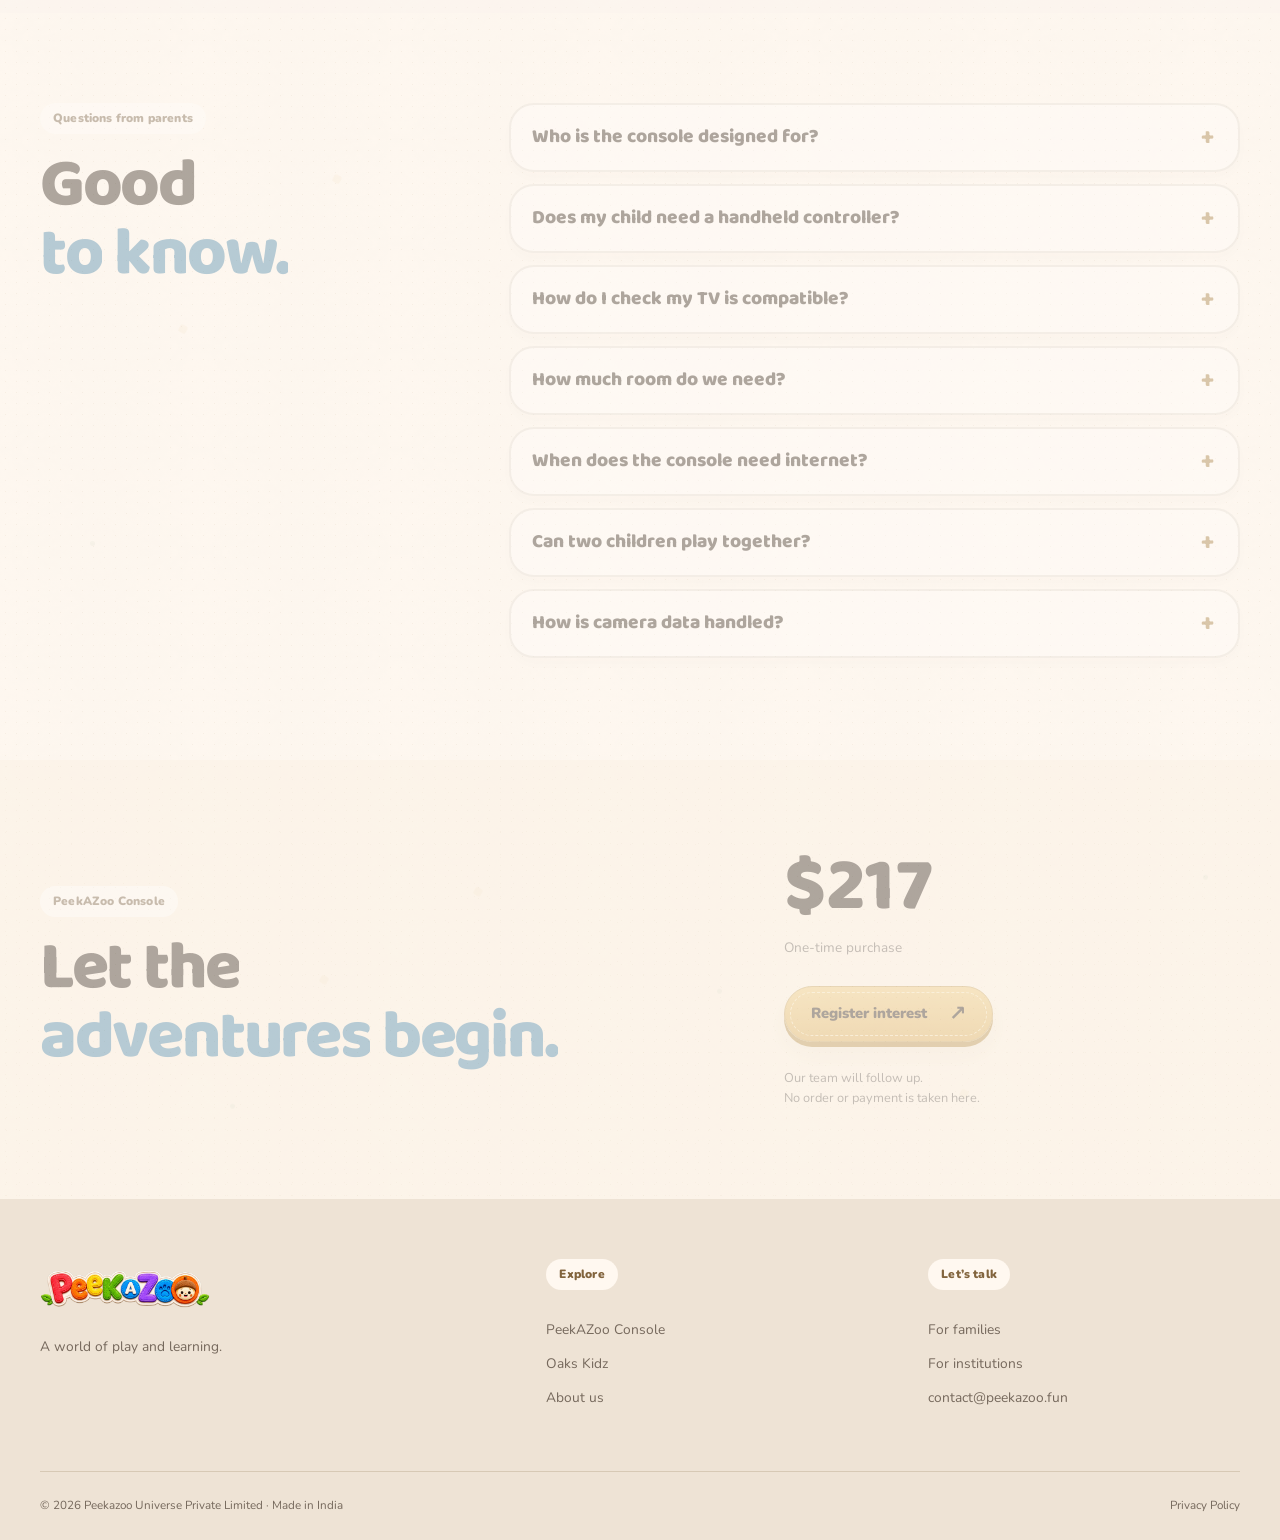
<file: peekazoo.html>
<!doctype html>
<html lang="en"><head><meta charset="utf-8"><meta name="viewport" content="width=device-width,initial-scale=1"><meta name="theme-color" content="#fff8f0"><title>PeekAZoo Console | Your child moves. The game responds.</title><meta name="description" content="Controller-free, movement-led TV play for ages 4–6. See the games, meet the console and register interest."><meta property="og:title" content="PeekAZoo Console | Your child moves. The game responds."><meta property="og:description" content="Controller-free, movement-led TV play for ages 4–6. See the games, meet the console and register interest."><meta property="og:type" content="website"><link rel="icon" href="assets/logo.webp" type="image/webp"><link rel="preconnect" href="https://fonts.googleapis.com"><link rel="preconnect" href="https://fonts.gstatic.com" crossorigin><link href="https://fonts.googleapis.com/css2?family=Baloo+2:wght@600;700;800&amp;family=Nunito:wght@400;600;700;800;900&amp;display=swap" rel="stylesheet"><link rel="stylesheet" href="site.css"><link rel="stylesheet" href="brand.css"><link rel="stylesheet" href="immersive.css"><script defer src="site.js"></script><script defer src="vendor/gsap.min.js"></script><script defer src="vendor/ScrollTrigger.min.js"></script><script defer src="vendor/lenis.min.js"></script><script defer src="immersive.js"></script></head><body class="console-page"><a class="skip" href="#main">Skip to content</a><header class="site-header"><div class="nav-shell"><a class="brand" href="index.html" aria-label="PeekAZoo home"><img src="assets/logo.webp" alt="PeekAZoo" class="" decoding="async" width="2170" height="725"></a><nav class="desktop-nav" aria-label="Main navigation"><a href="index.html">Home</a><a href="peekazoo.html" aria-current="page">PeekAZoo Console</a><a href="oaks-kidz.html">Oaks Kidz</a><a href="about.html">About</a><a href="contact.html">Contact</a></nav><div class="nav-end"><a class="button small" href="contact.html?type=parent">Register interest<span aria-hidden="true">↗</span></a><button class="menu-toggle" type="button" aria-expanded="false" aria-controls="mobile-menu" aria-label="Open navigation"><span></span><span></span></button></div></div><nav id="mobile-menu" class="mobile-menu" aria-label="Mobile navigation" hidden><a href="index.html">Home</a><a href="peekazoo.html" aria-current="page">PeekAZoo Console</a><a href="oaks-kidz.html">Oaks Kidz</a><a href="about.html">About</a><a href="contact.html">Contact</a></nav></header><main id="main"><section data-chapter="Meet the Console" class="console-opening" data-spark><div class="container console-intro"><div class="product-intro"><span class="eyebrow">PeekAZoo Console · Ages 4–6</span><h1>Your child moves.<br><em>The game responds.</em></h1><p>Controller-free play on the family TV.</p><div class="intro-actions"><a class="button" href="contact.html?type=parent">Register interest<span aria-hidden="true">↗</span></a><a class="text-link" href="#games">Explore the games<span aria-hidden="true">↓</span></a></div><span class="intro-price"><span data-region-price>₹14,999</span> <small>One-time purchase · No online order or payment</small></span></div><div class="portrait-stage"><span class="stage-word" aria-hidden="true">PLAY</span><div class="reel portrait-reel" data-carousel role="region" aria-roledescription="carousel" aria-label="PeekAZoo Console in action"><article class="reel-slide" data-slide aria-label="1 of 4: Play at home" role="group" aria-roledescription="slide"><video class="at-home-film" data-play controls muted playsinline preload="none" poster="media/console-at-home.jpg" aria-label="A child playing PeekAZoo on the family TV"><source src="media/console-at-home.mp4" type="video/mp4">Your browser does not support video. <a href="media/console-at-home.mp4">Open video</a>.</video></article><article class="reel-slide" data-slide aria-label="2 of 4: Pose play" role="group" aria-roledescription="slide" hidden><video class="" data-play controls muted playsinline preload="none" poster="media/console-pose.jpg" aria-label="Pose play"><source src="media/console-pose.mp4" type="video/mp4">Your browser does not support video. <a href="media/console-pose.mp4">Open video</a>.</video></article><article class="reel-slide" data-slide aria-label="3 of 4: Shared movement play" role="group" aria-roledescription="slide" hidden><video class="" data-play controls muted playsinline preload="none" poster="media/console-movement.jpg" aria-label="Shared movement play"><source src="media/console-movement.mp4" type="video/mp4">Your browser does not support video. <a href="media/console-movement.mp4">Open video</a>.</video></article><article class="reel-slide" data-slide aria-label="4 of 4: A play session" role="group" aria-roledescription="slide" hidden><video class="" data-play controls muted playsinline preload="none" poster="media/console-shared.jpg" aria-label="A play session"><source src="media/console-shared.mp4" type="video/mp4">Your browser does not support video. <a href="media/console-shared.mp4">Open video</a>.</video></article><div class="reel-navigation" role="group" aria-label="Video progress"><button class="dot" type="button" data-dot="0" aria-label="Show Play at home" aria-current="true"><span></span></button><button class="dot" type="button" data-dot="1" aria-label="Show Pose play"><span></span></button><button class="dot" type="button" data-dot="2" aria-label="Show Shared movement play"><span></span></button><button class="dot" type="button" data-dot="3" aria-label="Show A play session"><span></span></button></div></div></div></div></section>
<section data-chapter="The device" class="device-section section"><div class="container device-layout"><figure class="device-art" data-reveal><img src="assets/piko-key-art.webp" alt="PeekAZoo Console product artwork" class="" loading="lazy" decoding="async" width="1254" height="1254"></figure><div class="device-copy" data-reveal><span class="eyebrow">Meet the console</span><h2>Small console.<br><em>Big playtime.</em></h2><p>On your TV or a shelf nearby.</p><div class="product-facts"><span><small>Made for</small><strong>Ages 4–6</strong></span><span><small>Play on</small><strong>Your TV</strong></span></div><p class="quiet">Camera-enabled games respond to movement.</p></div></div></section>
<section data-chapter="The games" class="section games-section" id="games" data-spark><div class="container"><div class="section-heading split-heading" data-reveal><div><span class="eyebrow">Inside the games</span><h2>Move. Discover.<br><em>Work it out.</em></h2></div><p>Real games.<br>See what their movements can do.</p></div><div class="game-showcase"><div class="reel game-reel" data-carousel role="region" aria-roledescription="carousel" aria-label="Explore PeekAZoo games"><article class="reel-slide" data-slide aria-label="1 of 2: Build a Buddy" role="group" aria-roledescription="slide"><div class="game-copy"><span class="eyebrow">01 / Build a Buddy</span><h3>Reach, pose<br>and create.</h3><p>Bring a character to life with movement.</p></div><video class="" data-play controls muted playsinline preload="none" poster="media/console-build-a-buddy.jpg" aria-label="Build a Buddy"><source src="media/console-build-a-buddy.mp4" type="video/mp4">Your browser does not support video. <a href="media/console-build-a-buddy.mp4">Open video</a>.</video></article><article class="reel-slide" data-slide aria-label="2 of 2: Copy Luma" role="group" aria-roledescription="slide" hidden><div class="game-copy"><span class="eyebrow">02 / Copy Luma</span><h3>Watch, copy<br>and move.</h3><p>Follow Luma’s poses at your own pace.</p></div><video class="" data-play controls muted playsinline preload="none" poster="media/console-copy-luma.jpg" aria-label="Copy Luma"><source src="media/console-copy-luma.mp4" type="video/mp4">Your browser does not support video. <a href="media/console-copy-luma.mp4">Open video</a>.</video></article><div class="reel-navigation" role="group" aria-label="Video progress"><button class="dot" type="button" data-dot="0" aria-label="Show Build a Buddy" aria-current="true"><span></span></button><button class="dot" type="button" data-dot="1" aria-label="Show Copy Luma"><span></span></button></div></div></div></div></section>
<section data-chapter="The playmates" class="section console-characters" id="characters" aria-labelledby="characters-title"><div class="container"><div class="section-heading" data-reveal><span class="eyebrow">The PeekAZoo world</span><h2 id="characters-title">Meet their next<br><em>playmates.</em></h2></div><div class="console-friends"><figure class="console-friend" data-reveal><div class="friend-art"><img src="assets/pebi.webp" alt="Pebi, a PeekAZoo character" width="1024" height="1536" loading="lazy" decoding="async"></div><figcaption>Pebi</figcaption></figure><figure class="console-friend" data-reveal><div class="friend-art"><img src="assets/nimu.webp" alt="Nimu, a PeekAZoo character" width="1024" height="1536" loading="lazy" decoding="async"></div><figcaption>Nimu</figcaption></figure><figure class="console-friend" data-reveal><div class="friend-art"><img src="assets/mimi.webp" alt="Mimi, a PeekAZoo character" width="1024" height="1536" loading="lazy" decoding="async"></div><figcaption>Mimi</figcaption></figure><figure class="console-friend" data-reveal><div class="friend-art"><img src="assets/jiku.webp" alt="Jiku, a PeekAZoo character" width="1024" height="1536" loading="lazy" decoding="async"></div><figcaption>Jiku</figcaption></figure></div></div></section>
<section data-chapter="Setting up" class="section setup-section" id="setup"><div class="container"><div class="section-heading" data-reveal><span class="eyebrow">Picture it at home</span><h2>Set up.<br><em>Step back. Play.</em></h2></div><div class="setup-pair"><figure data-reveal><img src="assets/piko-place-anywhere.webp" alt="Illustration of connecting the console to a television" class="" loading="lazy" decoding="async" width="1672" height="941"><figcaption><span>01</span><div><h3>Place and connect.</h3><p>On the TV or a shelf nearby.</p></div></figcaption></figure><figure data-reveal><img src="assets/piko-no-controller-2.webp" alt="Illustration of a child moving to play with Pebi on the TV" class="" loading="lazy" decoding="async" width="1672" height="941"><figcaption><span>02</span><div><h3>Make room to move.</h3><p>No handheld controller needed.</p></div></figcaption></figure></div></div></section>
<section data-chapter="Playing together" class="family-section" data-spark><div class="family-photo"><img src="assets/family_photo.webp" alt="Illustrated family playing together in front of a TV" class="" loading="lazy" decoding="async" width="1254" height="1254"></div><div class="family-copy" data-reveal><span class="eyebrow">Together time</span><h2>Make room<br><em>for one more.</em></h2><p>Some games support two players.<br>Others are made for taking turns.</p></div></section>
<section data-chapter="What they practise" class="section learning-section"><div class="container learning-layout"><div data-reveal><span class="eyebrow">Play with room to grow</span><h2>A little play.<br><em>Room to practise.</em></h2><ul class="practice-skills"><li>Speech &amp; language</li><li>Motor skills</li><li>Hand-eye coordination</li><li>Early concepts</li></ul><p class="fine">Designed to encourage practice.<br>Every child’s experience is different.</p></div><figure class="practice-visual" data-reveal><img src="media/practice-movement.jpg" alt="A child following a movement while the TV displays the matching action in Copy Luma" loading="lazy" decoding="async" width="688" height="440"><figcaption>Copy Luma · Follow the movement.</figcaption></figure></div></section>
<section data-chapter="Parent questions" class="section parent-concerns" id="parent-concerns" aria-labelledby="parent-concerns-title"><div class="container"><div class="section-heading" data-reveal><span class="eyebrow">Parent concerns?</span><h2 id="parent-concerns-title">We’ve got<br><em>answers.</em></h2></div><div class="concerns-layout"><figure class="concerns-picture" data-reveal><img src="assets/made-for-parents.webp" alt="Illustration of a child playing on the family TV with a parent nearby" width="1448" height="1086" loading="lazy" decoding="async"></figure><div class="concern-answers"><article data-reveal><h3>More than watching?</h3><p>Movement is part of play. Children reach, stretch and respond at their own pace.</p></article><article data-reveal><h3>What can they practise?</h3><p>Speech and language, motor skills, hand-eye coordination and early concepts. Games invite practice; outcomes are not guaranteed.</p></article><article data-reveal><h3>Does the camera record?</h3><p>Camera input stays on the console. It is not saved or sent. Gameplay information, diagnostics and device identifiers are shared online.</p><a class="text-link" href="privacy.html">Privacy details <span aria-hidden="true">↗</span></a></article><article data-reveal><h3>Can they play offline?</h3><p>Downloaded games play offline. Internet is used for new games and to send gameplay information for parent insights.</p></article></div></div></div></section>
<section data-chapter="Good to know" class="section faq-section" id="details"><div class="container faq-layout"><div data-reveal><span class="eyebrow">Questions from parents</span><h2>Good<br><em>to know.</em></h2></div><div class="faq-list"><details><summary>Who is the console designed for?</summary><p>The primary target audience is children aged 4–6.</p></details><details><summary>Does my child need a handheld controller?</summary><p>Supported games respond to camera-enabled movements rather than conventional handheld controller buttons.</p></details><details><summary>How do I check my TV is compatible?</summary><p>Share your TV model with our team so we can confirm its connection and power requirements. The console can sit on a shelf near the TV or be placed on top. <a href="contact.html?type=parent">Ask about your TV</a>.</p></details><details><summary>How much room do we need?</summary><p>About two big steps of space in front of the TV — small living rooms are the normal case.</p></details><details><summary>When does the console need internet?</summary><p>Games already on the device play offline. Internet is needed to download new games and send gameplay usage information, such as games played, play time, scores and learning progress, to Peekazoo for parent insights. Camera input is processed on the console and is not saved or sent.</p></details><details><summary>Can two children play together?</summary><p>Some games support two-player play. Game modes vary by title; children can also take turns where a game is single-player.</p></details><details><summary>How is camera data handled?</summary><p>Camera input is processed on the console during play. It is not saved or sent from the console. This is separate from gameplay usage information, which is sent to Peekazoo when the console is connected and used to provide regular insights to parents. See our <a href="privacy.html">Privacy Policy</a>.</p></details></div></div></section>
<section data-chapter="Register interest" class="section interest-section" id="interest" data-spark><div class="container interest-layout" data-reveal><div><span class="eyebrow">PeekAZoo Console</span><h2>Let the<br><em>adventures begin.</em></h2></div><div class="interest-action"><strong class="price" data-region-price>₹14,999</strong><span>One-time purchase</span><a class="button" href="contact.html?type=parent">Register interest<span aria-hidden="true">↗</span></a><p class="fine">Our team will follow up.<br>No order or payment is taken here.</p></div></div></section></main><footer class="site-footer"><div class="container footer-top"><div><a class="brand" href="index.html"><img src="assets/logo.webp" alt="PeekAZoo" class="" loading="lazy" decoding="async" width="2170" height="725"></a><p>A world of play and learning.</p></div><div><span class="eyebrow">Explore</span><a href="peekazoo.html">PeekAZoo Console</a><a href="oaks-kidz.html">Oaks Kidz</a><a href="about.html">About us</a></div><div><span class="eyebrow">Let’s talk</span><a href="contact.html?type=parent">For families</a><a href="contact.html?type=school">For institutions</a><a href="mailto:contact@peekazoo.fun">contact@peekazoo.fun</a></div></div><div class="container footer-bottom"><span>© 2026 Peekazoo Universe Private Limited · Made in India</span><a href="privacy.html">Privacy Policy</a></div></footer></body></html>
</file>
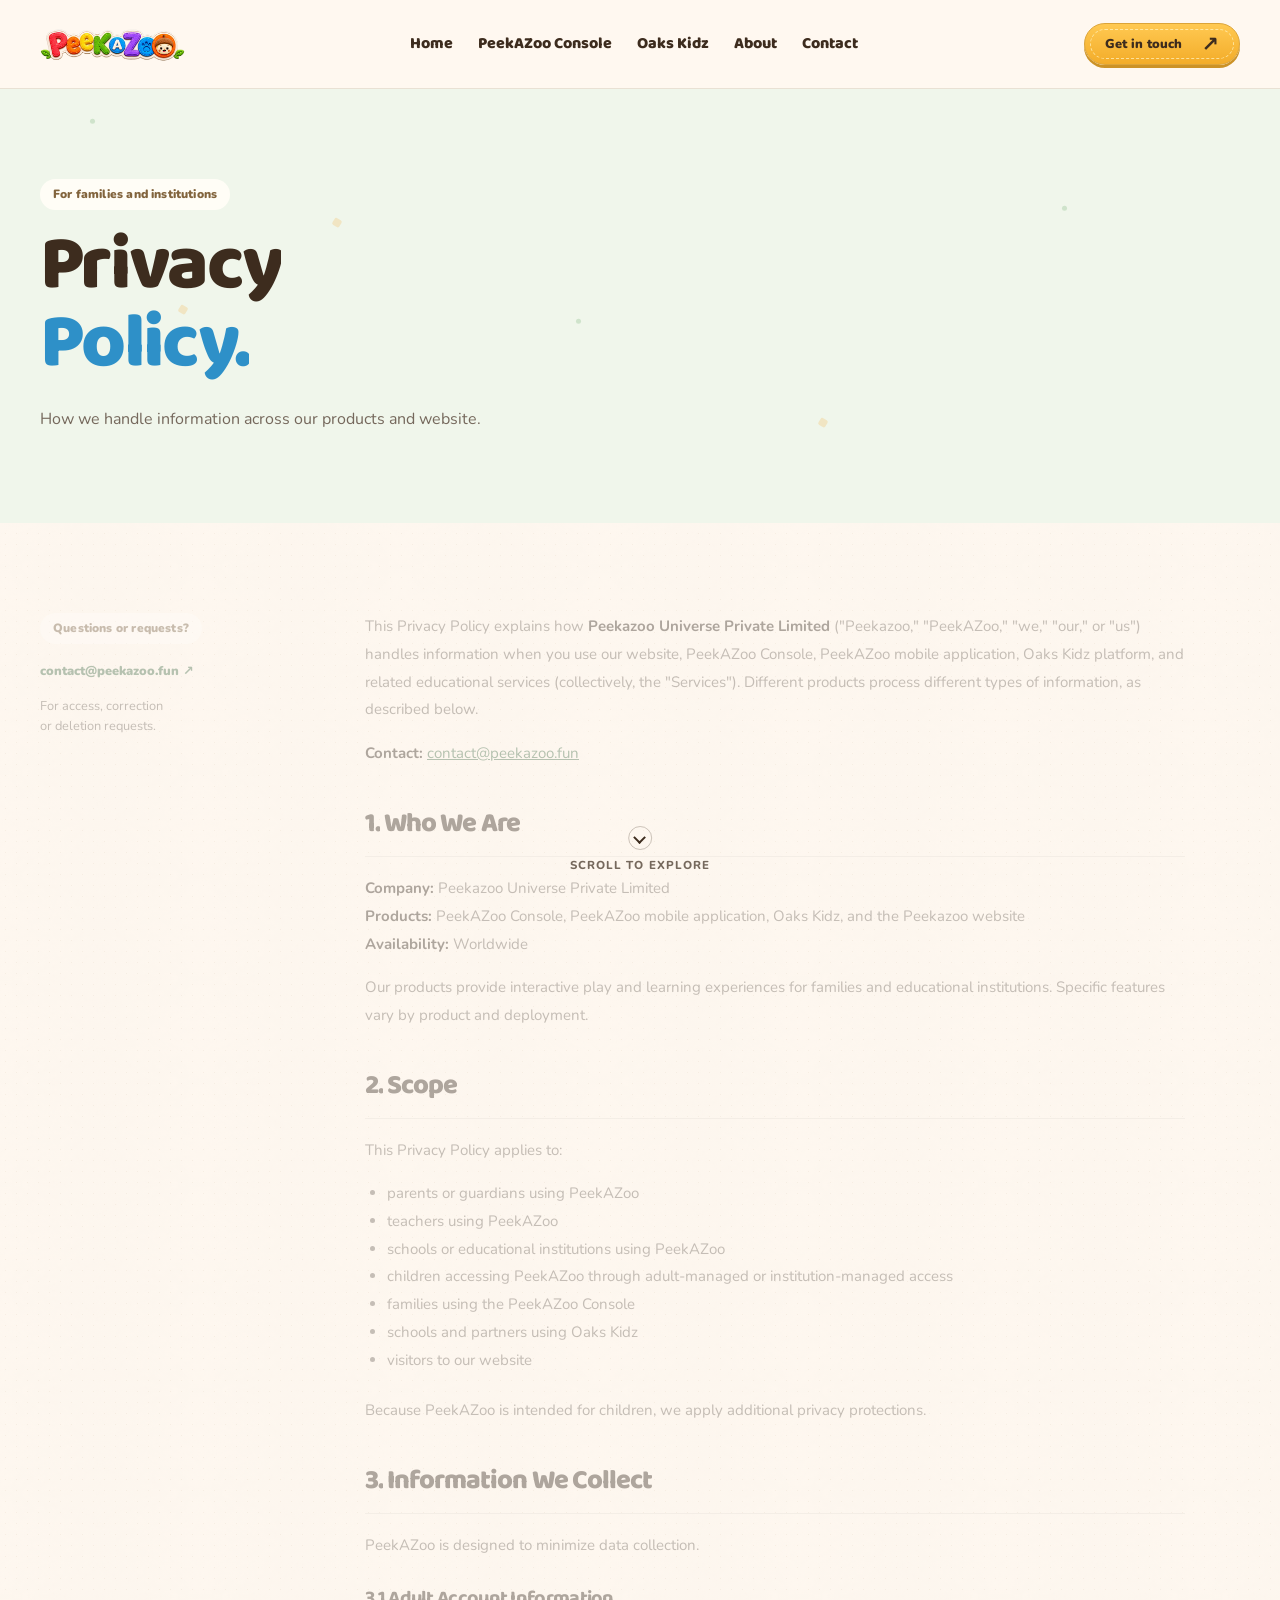
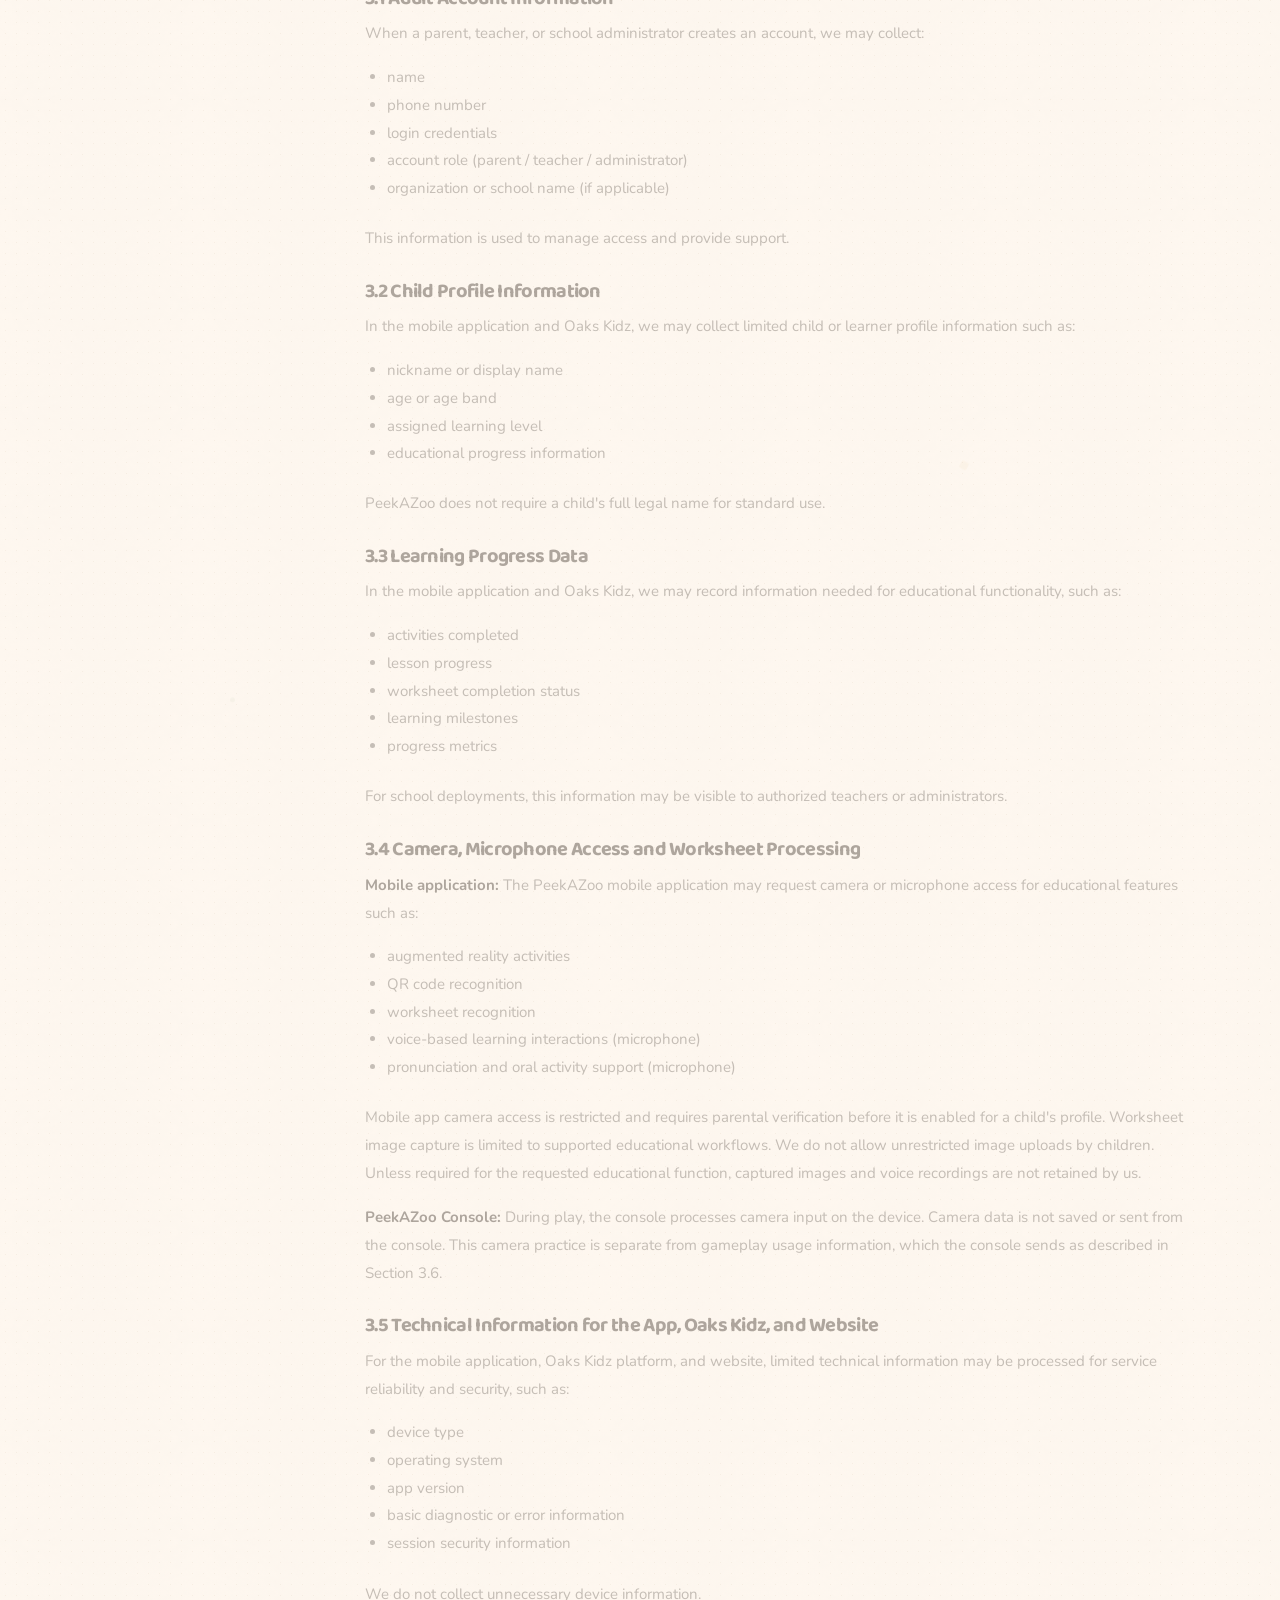
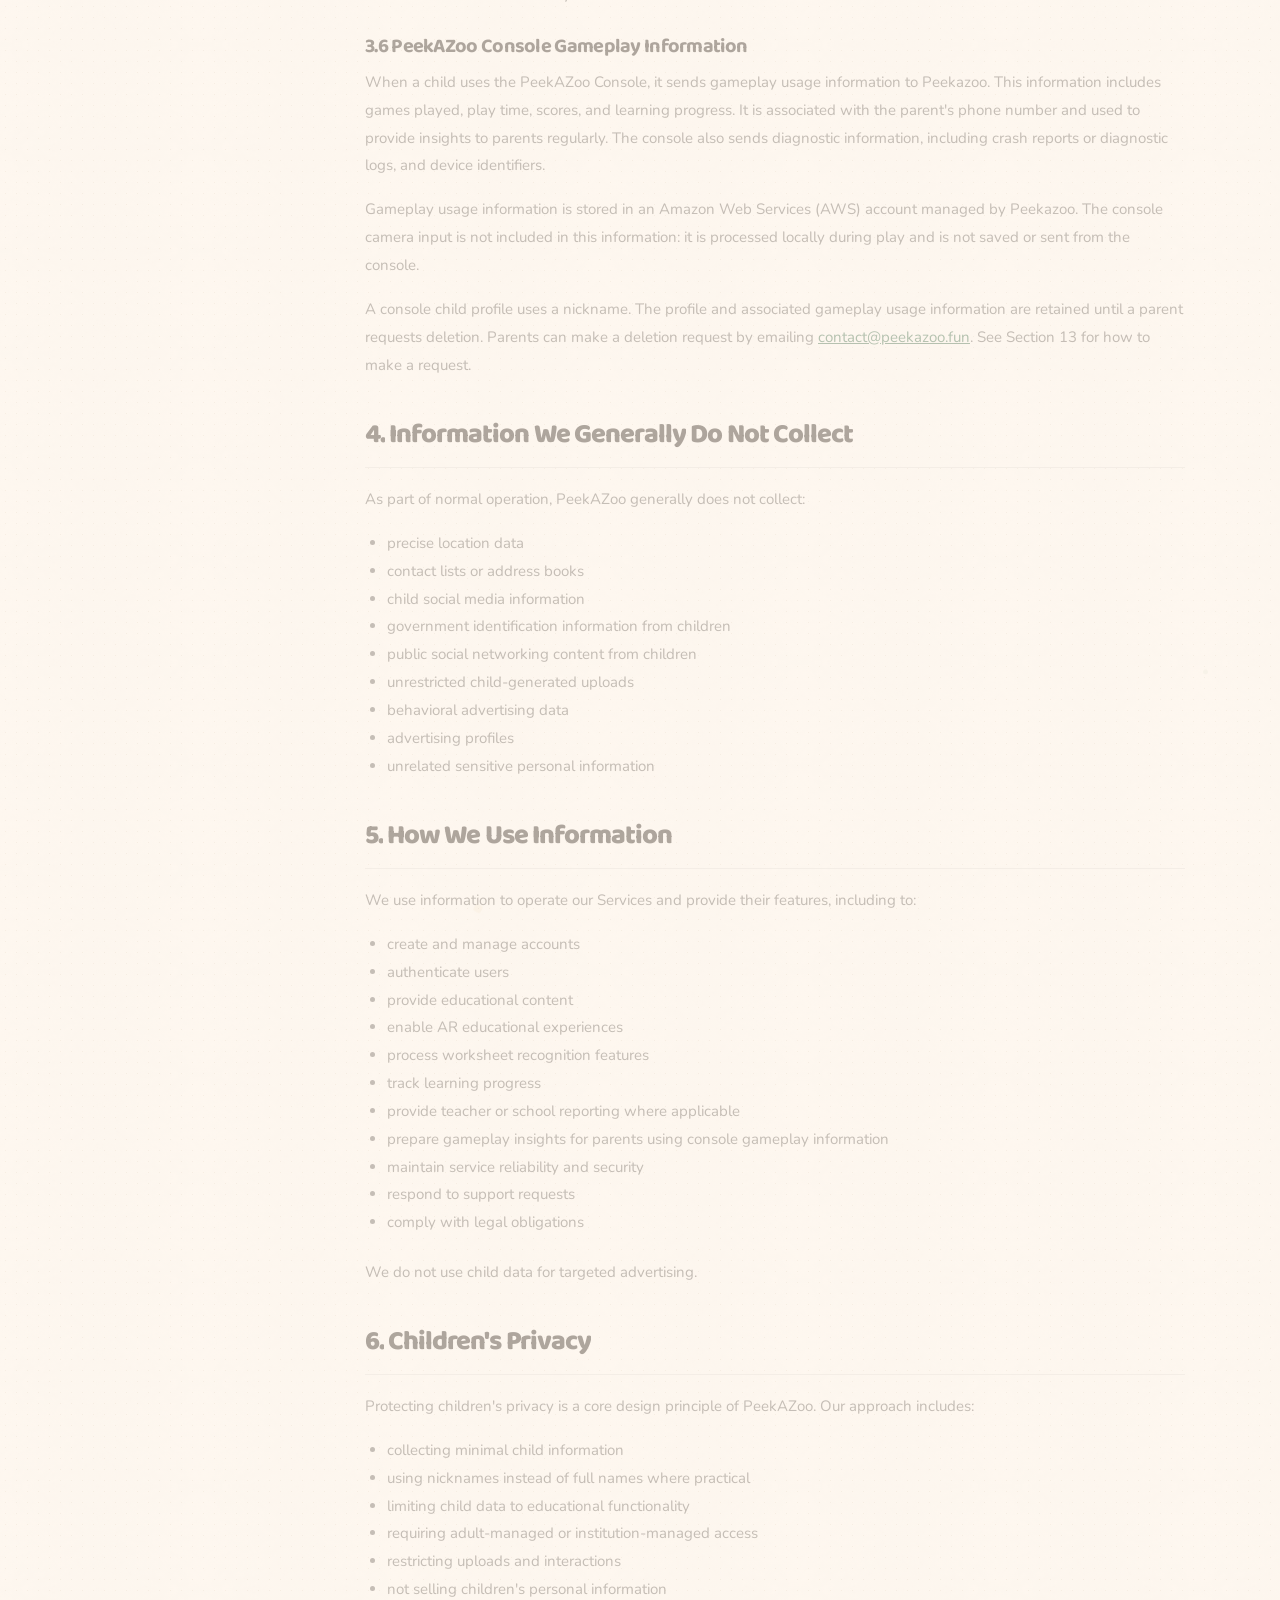
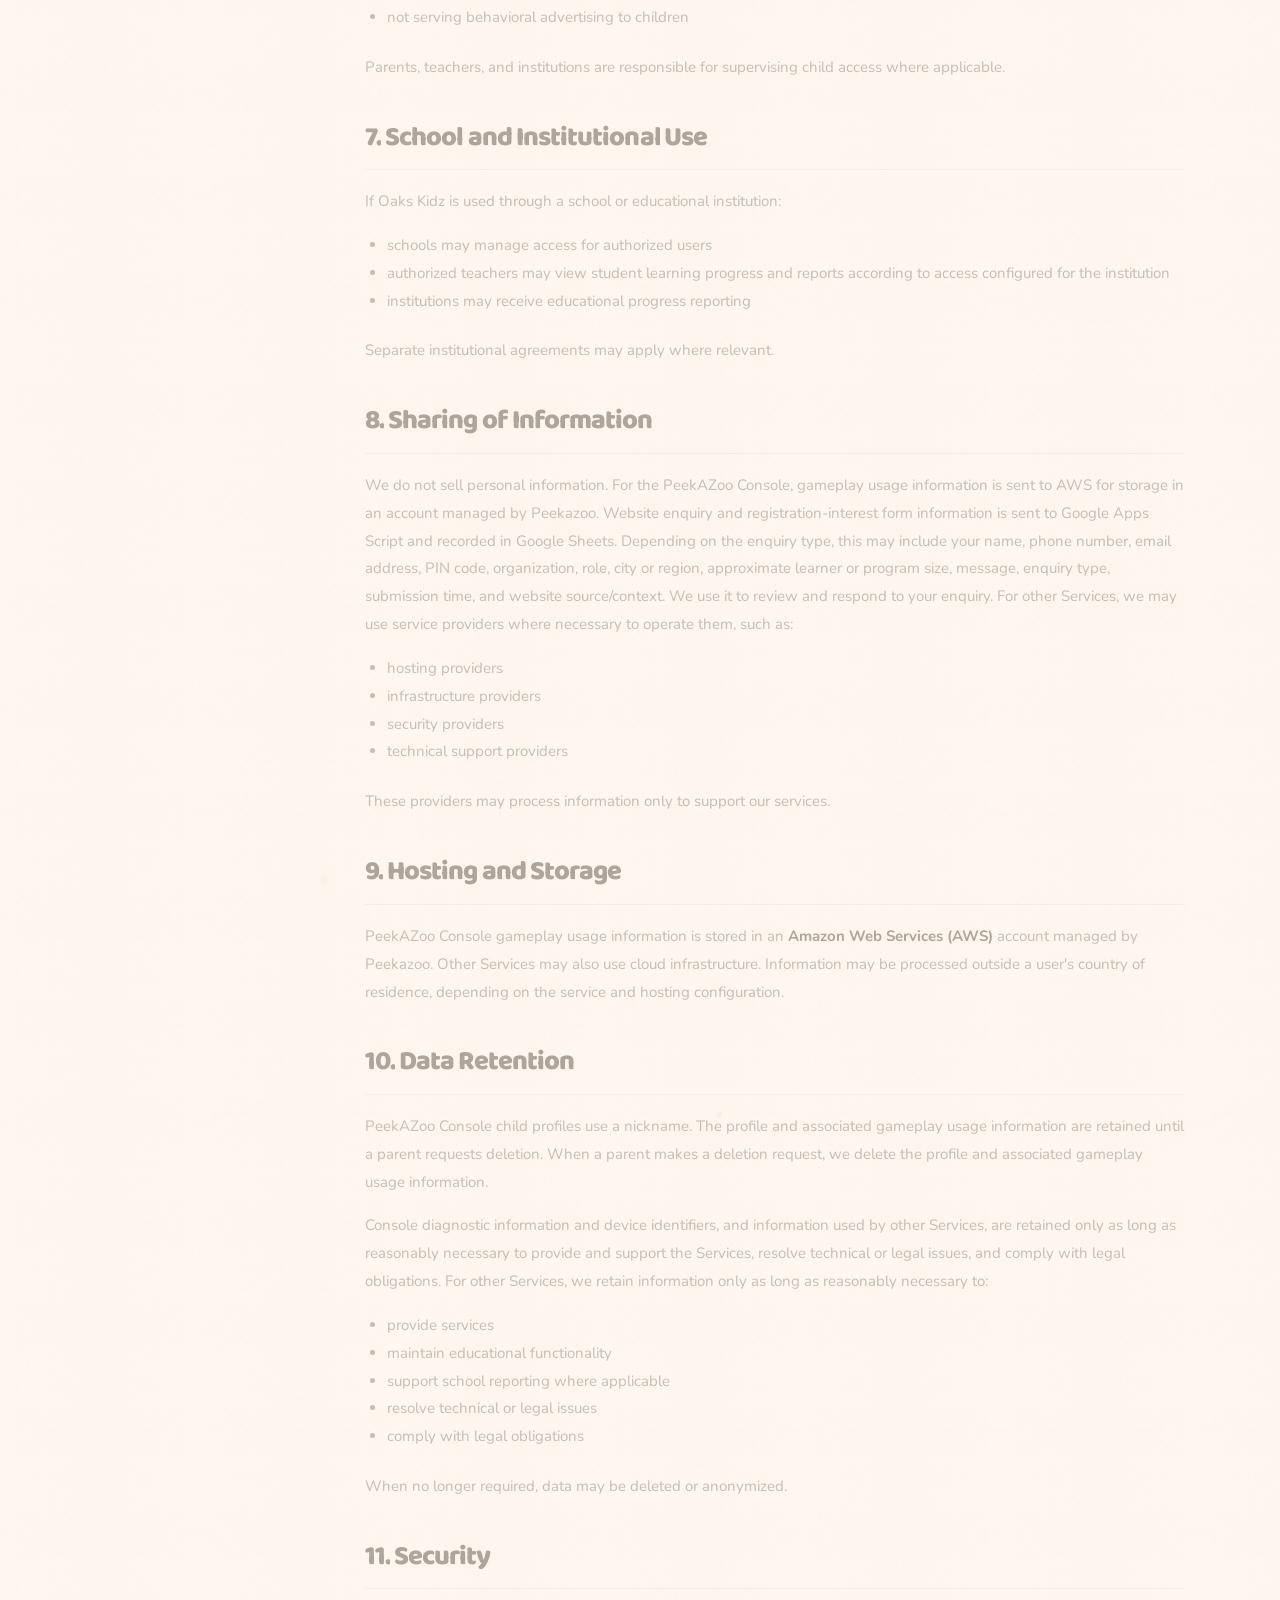
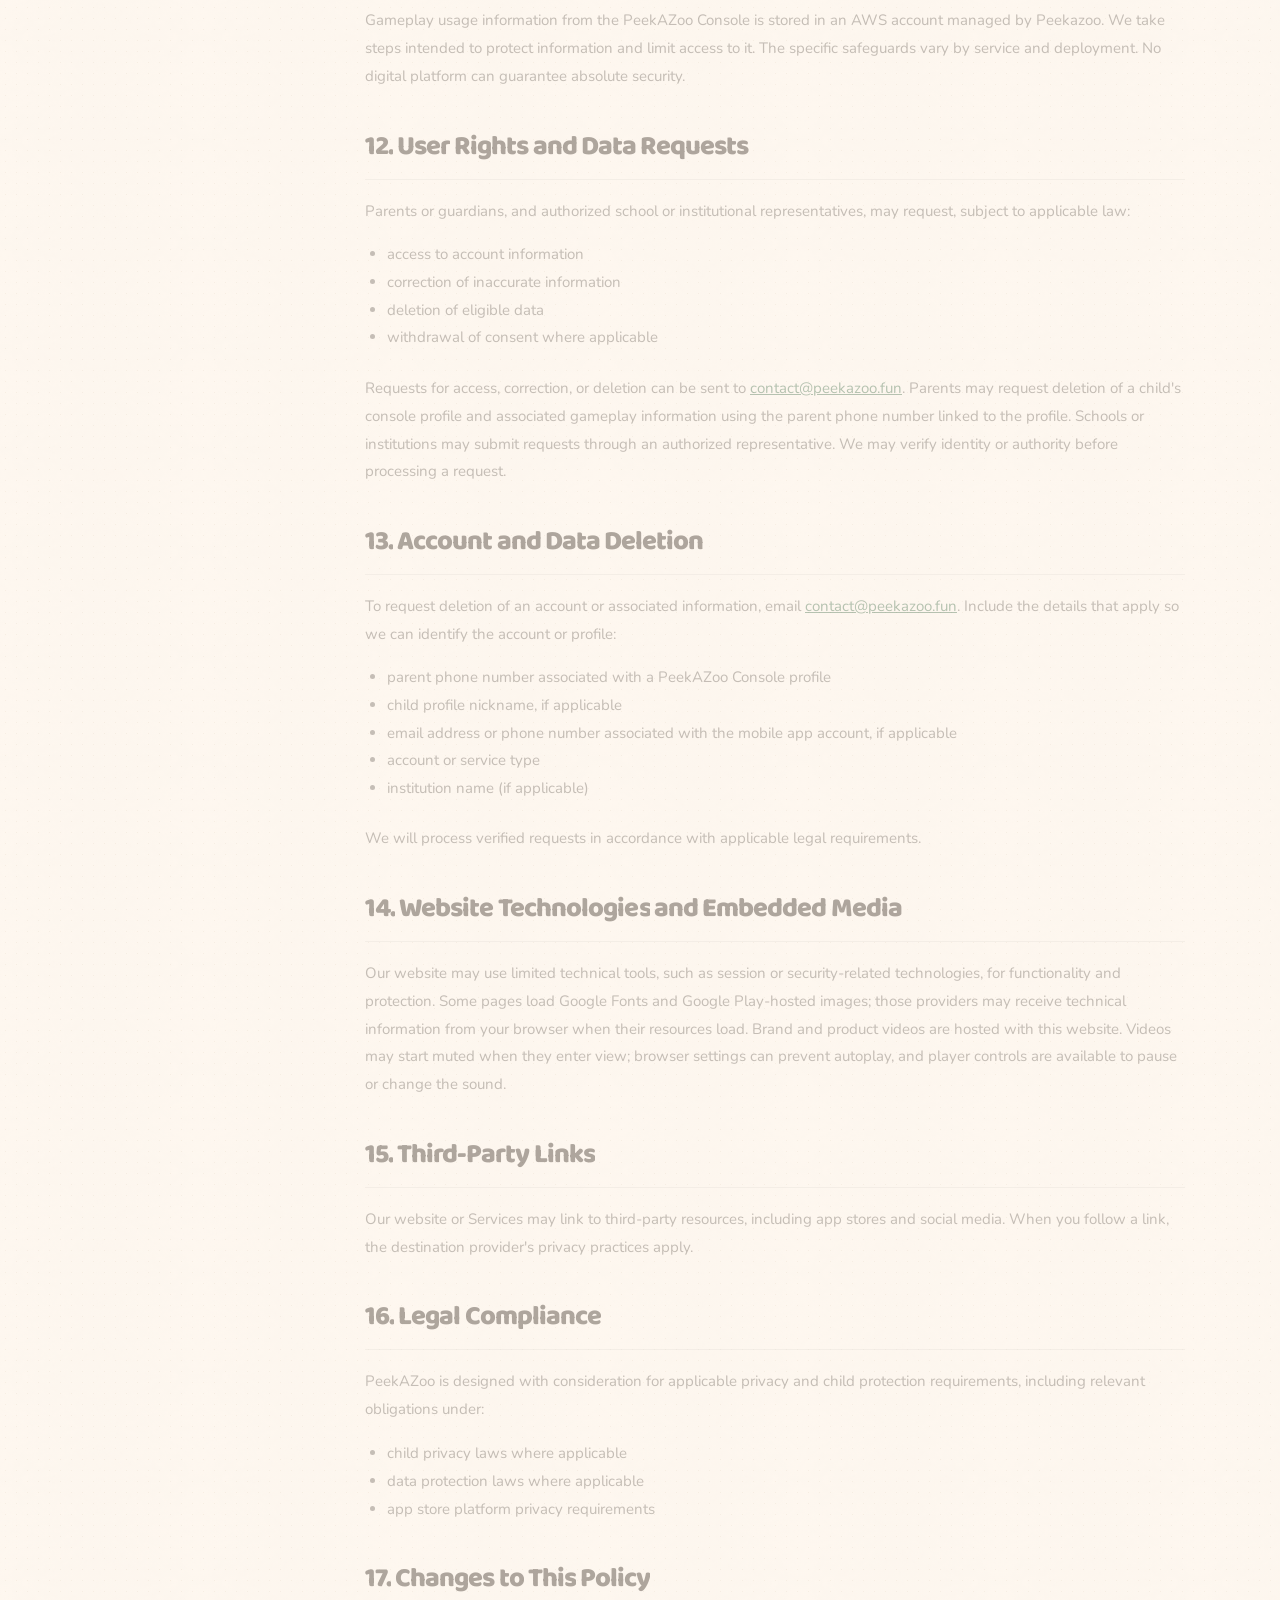
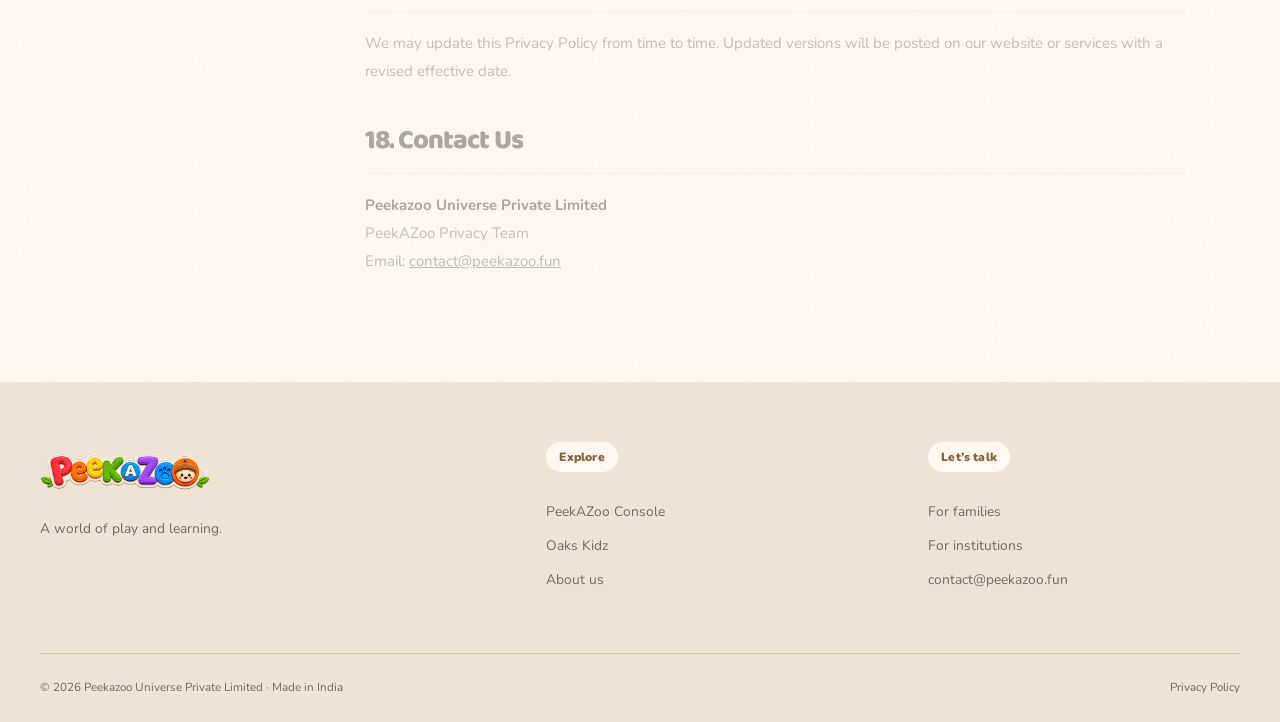
<file: privacy.html>
<!doctype html>
<html lang="en"><head><meta charset="utf-8"><meta name="viewport" content="width=device-width,initial-scale=1"><meta name="theme-color" content="#fff8f0"><title>Privacy Policy | PeekAZoo</title><meta name="description" content="Privacy information for PeekAZoo Console, Oaks Kidz, the mobile app and website enquiries."><meta property="og:title" content="Privacy Policy | PeekAZoo"><meta property="og:description" content="Privacy information for PeekAZoo Console, Oaks Kidz, the mobile app and website enquiries."><meta property="og:type" content="website"><link rel="icon" href="assets/logo.webp" type="image/webp"><link rel="preconnect" href="https://fonts.googleapis.com"><link rel="preconnect" href="https://fonts.gstatic.com" crossorigin><link href="https://fonts.googleapis.com/css2?family=Baloo+2:wght@600;700;800&amp;family=Nunito:wght@400;600;700;800;900&amp;display=swap" rel="stylesheet"><link rel="stylesheet" href="site.css"><link rel="stylesheet" href="brand.css"><link rel="stylesheet" href="immersive.css"><script defer src="site.js"></script><script defer src="vendor/gsap.min.js"></script><script defer src="vendor/ScrollTrigger.min.js"></script><script defer src="vendor/lenis.min.js"></script><script defer src="immersive.js"></script></head><body class="privacy-page"><a class="skip" href="#main">Skip to content</a><header class="site-header"><div class="nav-shell"><a class="brand" href="index.html" aria-label="PeekAZoo home"><img src="assets/logo.webp" alt="PeekAZoo" class="" decoding="async" width="2170" height="725"></a><nav class="desktop-nav" aria-label="Main navigation"><a href="index.html">Home</a><a href="peekazoo.html">PeekAZoo Console</a><a href="oaks-kidz.html">Oaks Kidz</a><a href="about.html">About</a><a href="contact.html">Contact</a></nav><div class="nav-end"><a class="button small" href="contact.html">Get in touch<span aria-hidden="true">↗</span></a><button class="menu-toggle" type="button" aria-expanded="false" aria-controls="mobile-menu" aria-label="Open navigation"><span></span><span></span></button></div></div><nav id="mobile-menu" class="mobile-menu" aria-label="Mobile navigation" hidden><a href="index.html">Home</a><a href="peekazoo.html">PeekAZoo Console</a><a href="oaks-kidz.html">Oaks Kidz</a><a href="about.html">About</a><a href="contact.html">Contact</a></nav></header><main id="main"><section data-chapter="Privacy Policy" class="section legal-opening"><div class="container"><span class="eyebrow">For families and institutions</span><h1>Privacy<br><em>Policy.</em></h1><p>How we handle information across our products and website.</p></div></section><section class="section legal-section"><div class="container legal-layout"><aside><span class="eyebrow">Questions or requests?</span><a href="mailto:contact@peekazoo.fun">contact@peekazoo.fun ↗</a><p>For access, correction<br>or deletion requests.</p></aside><article class="legal-copy">
<p>This Privacy Policy explains how <strong>Peekazoo Universe Private Limited</strong> ("Peekazoo," "PeekAZoo," "we," "our," or "us") handles information when you use our website, PeekAZoo Console, PeekAZoo mobile application, Oaks Kidz platform, and related educational services (collectively, the "Services"). Different products process different types of information, as described below.</p>
<p><strong>Contact:</strong> <a href="mailto:contact@peekazoo.fun">contact@peekazoo.fun</a></p>
<h2>1. Who We Are</h2>
<p><strong>Company:</strong> Peekazoo Universe Private Limited<br/>
<strong>Products:</strong> PeekAZoo Console, PeekAZoo mobile application, Oaks Kidz, and the Peekazoo website<br/>
<strong>Availability:</strong> Worldwide</p>
<p>Our products provide interactive play and learning experiences for families and educational institutions. Specific features vary by product and deployment.</p>
<h2>2. Scope</h2>
<p>This Privacy Policy applies to:</p>
<ul>
<li>parents or guardians using PeekAZoo</li>
<li>teachers using PeekAZoo</li>
<li>schools or educational institutions using PeekAZoo</li>
<li>children accessing PeekAZoo through adult-managed or institution-managed access</li>
<li>families using the PeekAZoo Console</li>
<li>schools and partners using Oaks Kidz</li>
<li>visitors to our website</li>
</ul>
<p>Because PeekAZoo is intended for children, we apply additional privacy protections.</p>
<h2>3. Information We Collect</h2>
<p>PeekAZoo is designed to minimize data collection.</p>
<h3>3.1 Adult Account Information</h3>
<p>When a parent, teacher, or school administrator creates an account, we may collect:</p>
<ul>
<li>name</li>
<li>phone number</li>
<li>login credentials</li>
<li>account role (parent / teacher / administrator)</li>
<li>organization or school name (if applicable)</li>
</ul>
<p>This information is used to manage access and provide support.</p>
<h3>3.2 Child Profile Information</h3>
<p>In the mobile application and Oaks Kidz, we may collect limited child or learner profile information such as:</p>
<ul>
<li>nickname or display name</li>
<li>age or age band</li>
<li>assigned learning level</li>
<li>educational progress information</li>
</ul>
<p>PeekAZoo does not require a child's full legal name for standard use.</p>
<h3>3.3 Learning Progress Data</h3>
<p>In the mobile application and Oaks Kidz, we may record information needed for educational functionality, such as:</p>
<ul>
<li>activities completed</li>
<li>lesson progress</li>
<li>worksheet completion status</li>
<li>learning milestones</li>
<li>progress metrics</li>
</ul>
<p>For school deployments, this information may be visible to authorized teachers or administrators.</p>
<h3>3.4 Camera, Microphone Access and Worksheet Processing</h3>
<p><strong>Mobile application:</strong> The PeekAZoo mobile application may request camera or microphone access for educational features such as:</p>
<ul>
<li>augmented reality activities</li>
<li>QR code recognition</li>
<li>worksheet recognition</li>
<li>voice-based learning interactions (microphone)</li>
<li>pronunciation and oral activity support (microphone)</li>
</ul>
<p>Mobile app camera access is restricted and requires parental verification before it is enabled for a child's profile. Worksheet image capture is limited to supported educational workflows. We do not allow unrestricted image uploads by children. Unless required for the requested educational function, captured images and voice recordings are not retained by us.</p>
<p><strong>PeekAZoo Console:</strong> During play, the console processes camera input on the device. Camera data is not saved or sent from the console. This camera practice is separate from gameplay usage information, which the console sends as described in Section 3.6.</p>
<h3>3.5 Technical Information for the App, Oaks Kidz, and Website</h3>
<p>For the mobile application, Oaks Kidz platform, and website, limited technical information may be processed for service reliability and security, such as:</p>
<ul>
<li>device type</li>
<li>operating system</li>
<li>app version</li>
<li>basic diagnostic or error information</li>
<li>session security information</li>
</ul>
<p>We do not collect unnecessary device information.</p>
<h3>3.6 PeekAZoo Console Gameplay Information</h3>
<p>When a child uses the PeekAZoo Console, it sends gameplay usage information to Peekazoo. This information includes games played, play time, scores, and learning progress. It is associated with the parent's phone number and used to provide insights to parents regularly. The console also sends diagnostic information, including crash reports or diagnostic logs, and device identifiers.</p>
<p>Gameplay usage information is stored in an Amazon Web Services (AWS) account managed by Peekazoo. The console camera input is not included in this information: it is processed locally during play and is not saved or sent from the console.</p>
<p>A console child profile uses a nickname. The profile and associated gameplay usage information are retained until a parent requests deletion. Parents can make a deletion request by emailing <a href="mailto:contact@peekazoo.fun">contact@peekazoo.fun</a>. See Section 13 for how to make a request.</p>
<h2>4. Information We Generally Do Not Collect</h2>
<p>As part of normal operation, PeekAZoo generally does not collect:</p>
<ul>
<li>precise location data</li>
<li>contact lists or address books</li>
<li>child social media information</li>
<li>government identification information from children</li>
<li>public social networking content from children</li>
<li>unrestricted child-generated uploads</li>
<li>behavioral advertising data</li>
<li>advertising profiles</li>
<li>unrelated sensitive personal information</li>
</ul>
<h2>5. How We Use Information</h2>
<p>We use information to operate our Services and provide their features, including to:</p>
<ul>
<li>create and manage accounts</li>
<li>authenticate users</li>
<li>provide educational content</li>
<li>enable AR educational experiences</li>
<li>process worksheet recognition features</li>
<li>track learning progress</li>
<li>provide teacher or school reporting where applicable</li>
<li>prepare gameplay insights for parents using console gameplay information</li>
<li>maintain service reliability and security</li>
<li>respond to support requests</li>
<li>comply with legal obligations</li>
</ul>
<p>We do not use child data for targeted advertising.</p>
<h2>6. Children's Privacy</h2>
<p>Protecting children's privacy is a core design principle of PeekAZoo. Our approach includes:</p>
<ul>
<li>collecting minimal child information</li>
<li>using nicknames instead of full names where practical</li>
<li>limiting child data to educational functionality</li>
<li>requiring adult-managed or institution-managed access</li>
<li>restricting uploads and interactions</li>
<li>not selling children's personal information</li>
<li>not serving behavioral advertising to children</li>
</ul>
<p>Parents, teachers, and institutions are responsible for supervising child access where applicable.</p>
<h2>7. School and Institutional Use</h2>
<p>If Oaks Kidz is used through a school or educational institution:</p>
<ul>
<li>schools may manage access for authorized users</li>
<li>authorized teachers may view student learning progress and reports according to access configured for the institution</li>
<li>institutions may receive educational progress reporting</li>
</ul>
<p>Separate institutional agreements may apply where relevant.</p>
<h2>8. Sharing of Information</h2>
<p>We do not sell personal information. For the PeekAZoo Console, gameplay usage information is sent to AWS for storage in an account managed by Peekazoo. Website enquiry and registration-interest form information is sent to Google Apps Script and recorded in Google Sheets. Depending on the enquiry type, this may include your name, phone number, email address, PIN code, organization, role, city or region, approximate learner or program size, message, enquiry type, submission time, and website source/context. We use it to review and respond to your enquiry. For other Services, we may use service providers where necessary to operate them, such as:</p>
<ul>
<li>hosting providers</li>
<li>infrastructure providers</li>
<li>security providers</li>
<li>technical support providers</li>
</ul>
<p>These providers may process information only to support our services.</p>
<h2>9. Hosting and Storage</h2>
<p>PeekAZoo Console gameplay usage information is stored in an <strong>Amazon Web Services (AWS)</strong> account managed by Peekazoo. Other Services may also use cloud infrastructure. Information may be processed outside a user's country of residence, depending on the service and hosting configuration.</p>
<h2>10. Data Retention</h2>
<p>PeekAZoo Console child profiles use a nickname. The profile and associated gameplay usage information are retained until a parent requests deletion. When a parent makes a deletion request, we delete the profile and associated gameplay usage information.</p>
<p>Console diagnostic information and device identifiers, and information used by other Services, are retained only as long as reasonably necessary to provide and support the Services, resolve technical or legal issues, and comply with legal obligations. For other Services, we retain information only as long as reasonably necessary to:</p>
<ul>
<li>provide services</li>
<li>maintain educational functionality</li>
<li>support school reporting where applicable</li>
<li>resolve technical or legal issues</li>
<li>comply with legal obligations</li>
</ul>
<p>When no longer required, data may be deleted or anonymized.</p>
<h2>11. Security</h2>
<p>Gameplay usage information from the PeekAZoo Console is stored in an AWS account managed by Peekazoo. We take steps intended to protect information and limit access to it. The specific safeguards vary by service and deployment. No digital platform can guarantee absolute security.</p>
<h2>12. User Rights and Data Requests</h2>
<p>Parents or guardians, and authorized school or institutional representatives, may request, subject to applicable law:</p>
<ul>
<li>access to account information</li>
<li>correction of inaccurate information</li>
<li>deletion of eligible data</li>
<li>withdrawal of consent where applicable</li>
</ul>
<p>Requests for access, correction, or deletion can be sent to <a href="mailto:contact@peekazoo.fun">contact@peekazoo.fun</a>. Parents may request deletion of a child's console profile and associated gameplay information using the parent phone number linked to the profile. Schools or institutions may submit requests through an authorized representative. We may verify identity or authority before processing a request.</p>
<h2>13. Account and Data Deletion</h2>
<p>To request deletion of an account or associated information, email <a href="mailto:contact@peekazoo.fun">contact@peekazoo.fun</a>. Include the details that apply so we can identify the account or profile:</p>
<ul>
<li>parent phone number associated with a PeekAZoo Console profile</li>
<li>child profile nickname, if applicable</li>
<li>email address or phone number associated with the mobile app account, if applicable</li>
<li>account or service type</li>
<li>institution name (if applicable)</li>
</ul>
<p>We will process verified requests in accordance with applicable legal requirements.</p>
<h2>14. Website Technologies and Embedded Media</h2>
<p>Our website may use limited technical tools, such as session or security-related technologies, for functionality and protection. Some pages load Google Fonts and Google Play-hosted images; those providers may receive technical information from your browser when their resources load. Brand and product videos are hosted with this website. Videos may start muted when they enter view; browser settings can prevent autoplay, and player controls are available to pause or change the sound.</p>
<h2>15. Third-Party Links</h2>
<p>Our website or Services may link to third-party resources, including app stores and social media. When you follow a link, the destination provider's privacy practices apply.</p>
<h2>16. Legal Compliance</h2>
<p>PeekAZoo is designed with consideration for applicable privacy and child protection requirements, including relevant obligations under:</p>
<ul>
<li>child privacy laws where applicable</li>
<li>data protection laws where applicable</li>
<li>app store platform privacy requirements</li>
</ul>
<h2>17. Changes to This Policy</h2>
<p>We may update this Privacy Policy from time to time. Updated versions will be posted on our website or services with a revised effective date.</p>
<h2>18. Contact Us</h2>
<div class="pz-contact-box">
<p><strong>Peekazoo Universe Private Limited</strong><br/>
      PeekAZoo Privacy Team<br/>
      Email: <a href="mailto:contact@peekazoo.fun">contact@peekazoo.fun</a></p>
</div>
</article></div></section></main><footer class="site-footer"><div class="container footer-top"><div><a class="brand" href="index.html"><img src="assets/logo.webp" alt="PeekAZoo" class="" loading="lazy" decoding="async" width="2170" height="725"></a><p>A world of play and learning.</p></div><div><span class="eyebrow">Explore</span><a href="peekazoo.html">PeekAZoo Console</a><a href="oaks-kidz.html">Oaks Kidz</a><a href="about.html">About us</a></div><div><span class="eyebrow">Let’s talk</span><a href="contact.html?type=parent">For families</a><a href="contact.html?type=school">For institutions</a><a href="mailto:contact@peekazoo.fun">contact@peekazoo.fun</a></div></div><div class="container footer-bottom"><span>© 2026 Peekazoo Universe Private Limited · Made in India</span><a href="privacy.html">Privacy Policy</a></div></footer></body></html>
</file>
<file: site.css>
:root{--ink:#172f29;--muted:#536960;--green:#287f58;--green-dark:#216b4c;--cream:#f8faf6;--blue:#dceef7;--sky:#6abde6;--sage:#e6f0e4;--yellow:#f0be62;--coral:#f38b70;--lilac:#a993da;--edge:#dee6dd;--ease:cubic-bezier(.2,.75,.25,1)}
*{box-sizing:border-box}html{scroll-behavior:smooth;scroll-padding-top:108px}body{margin:0;background:var(--cream);color:var(--ink);font:400 16px/1.6 Nunito,system-ui,sans-serif;-webkit-font-smoothing:antialiased}h1,h2,h3,p,figure{margin:0}h1,h2,h3{font-family:'Baloo 2',Nunito,sans-serif;letter-spacing:-.035em;line-height:1.02}h1,h2{font-weight:800}h1{font-size:clamp(3.1rem,6vw,6rem)}h2{font-size:clamp(2.8rem,5.3vw,5.5rem)}h3{font-size:clamp(1.6rem,2.5vw,2.3rem);font-weight:700}em{font-style:normal;color:var(--green)}p{max-width:580px}a{color:inherit;text-decoration:none}img{max-width:100%;height:auto;display:block}button,input,textarea,select{font:inherit}button{cursor:pointer}button,a,input,textarea,select{-webkit-tap-highlight-color:transparent}button{color:inherit}button:disabled{cursor:wait;opacity:.65}[hidden]{display:none!important}a:focus-visible,button:focus-visible,input:focus-visible,select:focus-visible,textarea:focus-visible,summary:focus-visible{outline:3px solid var(--green);outline-offset:5px;box-shadow:0 0 0 2px white}video{display:block;max-width:100%;background:#172f29;object-fit:contain}video:focus-visible{outline:3px solid var(--yellow);outline-offset:5px}.container{width:min(1280px,calc(100% - 80px));margin-inline:auto}.section{padding:90px 0}section{position:relative;isolation:isolate;overflow:clip}section>.container{position:relative;z-index:1}.eyebrow{display:block;font-size:.74rem;font-weight:900;letter-spacing:.13em;text-transform:uppercase;color:var(--green);margin-bottom:17px}.section-heading{margin-bottom:38px}.section-heading>p{margin-top:17px;color:var(--muted)}.button{display:inline-flex;align-items:center;justify-content:center;gap:28px;min-height:52px;border:0;border-radius:99px;padding:15px 26px;background:var(--green);color:white;font-weight:900;font-size:.92rem;box-shadow:0 5px 0 var(--green-dark);transition:transform .25s var(--ease),box-shadow .25s}.button:hover{transform:translateY(-3px);box-shadow:0 8px 0 var(--green-dark)}.button span{font-size:1.3rem;line-height:1}.button.small{font-size:.8rem;min-height:42px;padding:10px 20px;gap:20px;box-shadow:none}.text-link{display:inline-flex;align-items:center;gap:25px;color:var(--green);font-weight:900;padding:12px 0;border-bottom:1px solid currentColor}.fine,.quiet{color:var(--muted);font-size:.84rem}.fine a{text-decoration:underline}.sr-only{position:absolute;width:1px;height:1px;padding:0;margin:-1px;overflow:hidden;clip:rect(0,0,0,0);white-space:nowrap;border:0}.skip{position:fixed;top:10px;left:20px;z-index:300;padding:12px;background:white;transform:translateY(-150%)}.skip:focus{transform:none}
/* One navigation system for all six pages. */
.site-header{position:sticky;top:0;z-index:100;padding:14px 24px;background:linear-gradient(var(--cream),#f8faf600)}.nav-shell{height:66px;max-width:1376px;margin:auto;padding:0 24px;background:#ffffffed;border:1px solid #172f2912;border-radius:60px;box-shadow:0 8px 35px #172f2908;backdrop-filter:blur(16px);display:flex;align-items:center;justify-content:space-between;gap:28px}.brand{display:block;width:145px;flex-shrink:0}.brand img{width:100%;height:auto}.desktop-nav{display:flex;gap:26px;font-size:.84rem;font-weight:800}.desktop-nav a{padding:12px 0;white-space:nowrap}.desktop-nav a[aria-current],.desktop-nav a:hover{color:var(--green)}.nav-end{display:flex;align-items:center;gap:16px}.menu-toggle{display:none;width:44px;height:44px;border:0;border-radius:50%;background:var(--sage);padding:13px}.menu-toggle span{display:block;height:2px;background:var(--ink);margin:5px 0;transition:transform .2s}.menu-toggle[aria-expanded=true] span:first-child{transform:translateY(3.5px) rotate(45deg)}.menu-toggle[aria-expanded=true] span:last-child{transform:translateY(-3.5px) rotate(-45deg)}.mobile-menu{background:white;border:1px solid var(--edge);padding:12px 22px 20px;border-radius:24px;margin:8px auto 0;max-width:700px;box-shadow:0 15px 40px #172f2920}.mobile-menu a{display:block;padding:12px;border-bottom:1px solid var(--edge);font-weight:800}.mobile-menu a[aria-current]{color:var(--green)}
/* All media is local; one visible video plays at a time. */
.reel{position:relative;min-width:0}.reel-slide{position:relative;min-width:0}.reel-navigation{display:flex;align-items:center;justify-content:center;gap:0;margin-top:18px}.dot{border:0;background:none;width:44px;height:44px;display:grid;place-items:center;padding:0}.dot span{width:9px;height:9px;display:block;background:#172f293d;border-radius:50%;transition:transform .3s,background .3s}.dot[aria-current=true] span{background:var(--green);transform:scale(1.25)}.media-error{padding:14px;background:white;color:var(--ink);font-size:.85rem}.media-error a{text-decoration:underline}.reel-pause{position:absolute;right:12px;bottom:12px;border:1px solid #ffffff60;background:#172f29d9;color:white;border-radius:40px;min-width:44px;min-height:44px;font-size:.8rem;padding:8px 15px}.wide-reel video,.field-reel video,.film-frame video{width:100%;aspect-ratio:16/9;border-radius:24px}
/* Home: equal product discovery, with a short real-use clip for each. */
.home-stage{background:var(--blue);margin-top:-94px;padding:120px 0 30px}.home-reel .reel-slide{display:grid;grid-template-columns:1.12fr .88fr;align-items:center;min-height:550px;gap:50px;padding:20px 34px}.hero-message{position:relative;z-index:2;max-width:640px}.hero-message h2{font-size:clamp(3.3rem,6vw,6rem);line-height:1}.hero-message .button{margin-top:32px}.hero-product{display:block;margin-top:27px;font-size:.85rem;font-weight:900;color:var(--muted)}.home-reel .reel-slide video{height:min(61svh,510px);width:auto;max-width:100%;justify-self:center;border-radius:25px;box-shadow:0 0 0 8px white,0 28px 65px #172f2926;position:relative;z-index:1}.home-reel .reel-slide::before{content:'';position:absolute;right:-3%;top:10%;width:49%;aspect-ratio:1;background:#6abde64d;border-radius:50% 45% 42% 50%;transform:rotate(-10deg)}.home-reel .reel-slide:nth-of-type(2)::before{background:#287f581a}.home-reel .reel-slide:nth-of-type(2) video{width:100%;height:auto;aspect-ratio:16/10;transform:rotate(2deg)}.home-reel .reel-navigation{border-top:1px solid #172f2925;display:grid;grid-template-columns:1fr 1fr;gap:20px;margin-top:20px}.product-tab{position:relative;text-align:left;border:0;border-radius:0;background:transparent;padding:20px 4px;color:var(--muted);font:700 1.3rem/1.2 'Baloo 2',sans-serif;display:flex;align-items:center;gap:16px;min-height:72px}.product-tab>span{font:900 .7rem Nunito,sans-serif;opacity:.65}.product-tab small{font:700 .75rem Nunito,sans-serif;margin-left:auto}.product-tab::after{content:'';position:absolute;top:-2px;left:0;height:3px;background:var(--green);width:0;transition:width .4s}.product-tab[aria-current]{color:var(--ink)}.product-tab[aria-current]::after{width:100%}.home-reel .reel-pause{bottom:104px;right:0}.product-pair{display:grid;grid-template-columns:1fr 1fr;gap:28px}.product-world{position:relative;border-radius:28px;min-height:430px;padding:35px;overflow:hidden;display:flex;align-items:flex-start;isolation:isolate;transition:transform .35s var(--ease)}.product-world:hover{transform:translateY(-7px)}.console-world{background:var(--blue)}.oaks-world{background:var(--sage)}.product-world-copy{position:relative;z-index:2;width:62%}.product-world h3{font-size:2.2rem;max-width:300px}.product-world p{font-size:.95rem;margin-top:12px;max-width:210px}.round-arrow{display:grid;place-items:center;width:48px;height:48px;border-radius:50%;margin-top:26px;background:white;font-size:1.4rem}.product-world>img{position:absolute;right:10px;bottom:-25px;width:48%;height:340px;object-fit:contain;z-index:1}.oaks-world>img{width:48%;height:310px;object-fit:cover;right:20px;bottom:20px;border-radius:90px 20px 20px 20px;transform:rotate(3deg)}.character-scene{background:#fff0d9}.character-copy{padding:65px 0 0}.character-copy p{margin-top:16px;font-weight:800}.character-panorama{width:100%;max-height:760px;object-fit:cover;object-position:center}.hello-layout{display:grid;grid-template-columns:1.25fr .75fr;gap:60px;align-items:center}.hello-layout>div>p{color:var(--muted);margin-bottom:18px}.hello-section{background:var(--cream)}
/* Console: distinct scenes, preserved portrait footage and no text beneath the opening videos. */
.console-opening{margin-top:-94px;padding:130px 0 48px;background:var(--blue)}.console-intro{display:grid;grid-template-columns:1.12fr .88fr;gap:60px;align-items:center}.product-intro h1{font-size:clamp(3.2rem,5.5vw,5.7rem)}.product-intro>p{margin-top:25px;color:var(--muted);font-size:1.14rem}.product-intro .button{margin-top:27px}.intro-price{display:block;margin-top:25px;font-weight:900}.intro-price small{display:block;color:var(--muted);font-size:.78rem;font-weight:700;margin-top:3px}.portrait-stage{position:relative;isolation:isolate;padding:10px 0 0}.portrait-stage::before{content:'';position:absolute;inset:12% -10% 12%;background:#6abde650;border-radius:48% 52% 40% 60%;z-index:-1}.stage-word{position:absolute;top:-20px;left:50%;transform:translateX(-50%) rotate(-8deg);font:800 clamp(7rem,13vw,13rem)/1 'Baloo 2',sans-serif;color:#172f2910;z-index:-1}.portrait-reel video{height:min(62svh,545px);width:auto;margin:auto;border-radius:26px;box-shadow:0 0 0 8px white,0 25px 50px #172f2924}.portrait-reel .reel-navigation{margin-top:19px}.device-layout{display:grid;grid-template-columns:1fr 1fr;gap:80px;align-items:center}.device-art{position:relative;isolation:isolate}.device-art::before{content:'';position:absolute;inset:9% -4% 4% 3%;background:var(--coral);border-radius:50% 45% 50% 40%;transform:rotate(-6deg);z-index:-1}.device-art img{border-radius:45% 45% 40% 40%;animation:gentle-drift 8s ease-in-out infinite}.device-copy>p{font-size:1.1rem;margin-top:22px;color:var(--muted)}.device-copy .quiet{font-size:.9rem}.product-facts{display:flex;gap:38px;border-top:1px solid var(--edge);border-bottom:1px solid var(--edge);padding:23px 0;margin-top:30px}.product-facts small{display:block;font-size:.73rem;color:var(--muted)}.product-facts strong{font:700 1.8rem/1.3 'Baloo 2',sans-serif}.games-section{background:var(--ink);color:var(--cream)}.games-section .eyebrow{color:#bce5a4}.games-section em{color:var(--yellow)}.split-heading{display:flex;justify-content:space-between;gap:35px;align-items:end}.split-heading>p{color:#d6e5d8;font-size:.95rem}.game-reel{background:#ffffff09;border-radius:35px;padding:35px 60px 15px}.game-reel .reel-slide{display:grid;grid-template-columns:1fr 1fr;align-items:center;gap:60px}.game-copy h3{font-size:clamp(2.5rem,4.5vw,4.8rem)}.game-copy p{margin-top:24px;color:#d6e5d8}.game-reel video{height:min(64svh,560px);width:auto;margin:auto;border-radius:24px}.games-section .dot span{background:#ffffff50}.games-section .dot[aria-current] span{background:var(--yellow)}.setup-pair{display:grid;grid-template-columns:1fr 1fr;gap:30px}.setup-pair figure img{width:100%;border-radius:22px;aspect-ratio:16/9;object-fit:cover}.setup-pair figcaption{display:flex;gap:19px;align-items:start;margin-top:25px}.setup-pair figcaption>span{font:800 2rem/1 'Baloo 2',sans-serif;color:var(--green)}.setup-pair h3{font-size:1.7rem}.setup-pair p{font-size:.94rem;color:var(--muted);margin-top:8px}.family-section{display:grid;grid-template-columns:1.1fr .9fr;background:var(--sage);align-items:center}.family-photo img{width:100%;aspect-ratio:1.1;object-fit:cover}.family-copy{padding:60px 60px 60px 70px;max-width:680px}.family-copy h2{font-size:clamp(2.8rem,4.9vw,5rem)}.family-copy p{color:var(--muted);margin-top:25px;line-height:1.8}.learning-layout{display:grid;grid-template-columns:1fr 1fr;gap:70px;align-items:center}.skill-orbit{display:flex;flex-wrap:wrap;justify-content:center;gap:15px;padding:28px 0}.skill-orbit>span{display:flex;align-items:center;justify-content:center;border-radius:50%;padding:22px;width:165px;height:125px;background:var(--blue);font-weight:900;text-align:center;line-height:1.3;transform:rotate(-7deg)}.skill-orbit>span:nth-child(2){background:#f0be6255;transform:rotate(6deg)}.skill-orbit>span:nth-child(3){background:#a993da45;transform:rotate(4deg)}.skill-orbit>span:nth-child(4){background:#f38b7045;transform:rotate(-6deg)}.skill-orbit>p{width:100%;text-align:center;color:var(--muted);font-size:.83rem;margin-top:20px}.parent-strip{background:var(--ink);color:var(--cream);padding:38px 0}.parent-strip-inner{display:flex;gap:30px;align-items:center}.privacy-symbol{display:grid;place-items:center;border:2px solid var(--yellow);width:64px;height:75px;flex-shrink:0;clip-path:polygon(0 0,100% 0,100% 70%,50% 100%,0 70%);color:var(--yellow);font-size:2rem}.parent-strip h2{font-size:1.8rem;line-height:1.2}.parent-strip p{font-size:.87rem;color:#d6e5d8;margin-top:10px;max-width:700px}.parent-strip .text-link{color:var(--yellow);flex-shrink:0;font-size:.86rem;margin-left:auto}.faq-layout{display:grid;grid-template-columns:.7fr 1.3fr;gap:75px}.faq-list details{border-bottom:1px solid var(--edge)}.faq-list details:first-child{border-top:1px solid var(--edge)}.faq-list summary{cursor:pointer;position:relative;list-style:none;font-weight:900;padding:21px 38px 21px 0;font-size:.98rem}.faq-list summary::-webkit-details-marker{display:none}.faq-list summary::after{content:'+';position:absolute;right:3px;top:17px;font-size:1.5rem;color:var(--green)}.faq-list details[open] summary::after{content:'−'}.faq-list details p{padding:0 25px 24px 0;font-size:.92rem;color:var(--muted);line-height:1.75}.faq-list details a{text-decoration:underline}.interest-section{background:#fff0d9}.interest-layout{display:grid;grid-template-columns:1.2fr .8fr;gap:60px;align-items:center}.interest-action{display:flex;flex-direction:column;align-items:start;gap:12px}.price{font:800 4.7rem/1 'Baloo 2',sans-serif}.interest-action>span{font-size:.85rem;color:var(--muted)}.interest-action .button{margin:15px 0}.interest-action .fine{font-size:.8rem}
/* Oaks Kidz: product screen evidence, teaching sequence, AR and field films. */
.oaks-opening{background:var(--sage);margin-top:-94px;padding:135px 0 40px}.oaks-title{display:grid;grid-template-columns:1.15fr .85fr;gap:20px 55px;align-items:end;margin-bottom:38px}.oaks-title>.eyebrow{grid-column:1/-1;margin-bottom:0}.oaks-title h1{font-size:clamp(3.5rem,6.5vw,6.5rem)}.oaks-title p{color:var(--muted);font-size:1.1rem;margin-bottom:23px}.wide-reel{max-width:1080px;margin:auto}.wide-reel video{max-height:610px;object-fit:contain;box-shadow:0 0 0 7px white}.app-gallery{display:grid;grid-template-columns:repeat(3,minmax(0,1fr));gap:20px}.app-gallery figure{border-radius:18px;overflow:hidden;border:1px solid var(--edge);box-shadow:0 10px 30px #172f2908;background:white}.app-gallery img{width:100%;height:auto;aspect-ratio:16/9;object-fit:contain}.teaching-section{background:#f4eff9}.learning-path{display:grid;grid-template-columns:repeat(3,minmax(0,1fr));gap:42px}.learning-path article{border-top:1px solid #172f2925;padding-top:20px}.path-number{display:block;font:800 5.5rem/1 'Baloo 2',sans-serif;color:var(--lilac);margin-bottom:22px}.learning-path h3{font-size:1.85rem}.learning-path p{color:var(--muted);margin-top:12px}.teacher-line{margin-top:50px;padding-top:30px;border-top:1px solid #172f2925;display:flex;justify-content:space-between;gap:40px;align-items:center}.teacher-line h3{font-size:1.65rem}.teacher-line ol{list-style:none;padding:0;margin:0;display:flex;flex-wrap:wrap;gap:25px;font-size:.86rem;font-weight:900}.teacher-line li:not(:last-child)::after{content:'→';margin-left:25px;color:var(--green)}.ar-layout{display:grid;grid-template-columns:.8fr 1.2fr;gap:65px;align-items:center}.ar-layout h2{font-size:clamp(2.5rem,4.4vw,4.5rem)}.ar-layout p{margin-top:20px;color:var(--muted)}.film-frame{border:6px solid white;border-radius:28px;box-shadow:0 20px 60px #172f2917;overflow:hidden}.field-section{background:var(--sage)}.field-heading{display:grid;grid-template-columns:1.2fr .8fr;gap:55px;align-items:center;margin-bottom:40px}.reach strong{font:800 clamp(3rem,5vw,5rem)/1 'Baloo 2',sans-serif;color:var(--green)}.reach span,.reach small{display:block}.reach span{font-weight:900;margin:8px 0}.reach small{font-size:.78rem}.reach p{font-size:.75rem;color:var(--muted);margin-top:12px}.field-photo-pair{display:grid;grid-template-columns:.7fr 1.3fr;gap:25px;align-items:stretch}.field-photo-pair img{width:100%;height:390px;object-fit:cover;border-radius:22px}.field-section>.container>.fine{margin-top:15px}.field-film-title{margin:50px 0 25px}.field-film-title h3{font-size:2.4rem}.field-reel{max-width:980px;margin:auto}.film-label{padding:0 0 20px}.film-label h3{font-size:1.5rem}.deployment-layout{display:grid;grid-template-columns:1.2fr .8fr;gap:60px;align-items:center}.deployment-topics span{display:block;font-weight:900;font-size:1.08rem;border-bottom:1px solid var(--edge);padding:14px 0}.deployment-topics p{font-size:.85rem;color:var(--muted);margin-top:22px}.partnership-section{background:var(--blue)}.partnership-paths{display:grid;grid-template-columns:repeat(3,minmax(0,1fr));gap:35px}.partnership-paths>a{border-top:2px solid var(--green);padding-top:25px;position:relative;padding-right:20px}.partnership-paths span{font-size:.8rem;color:var(--muted)}.partnership-paths h3{font-size:1.9rem;margin-top:12px;max-width:240px}.partnership-paths b{display:grid;place-items:center;margin-top:28px;width:48px;height:48px;border-radius:50%;background:white;font-size:1.3rem;transition:transform .2s}.partnership-paths>a:hover b{transform:rotate(15deg)}
/* About, contact and policy use the same system with purpose-built layouts. */
.about-opening{background:#fff0d9;margin-top:-94px;padding-top:145px;padding-bottom:0}.about-opening h1{font-size:clamp(3.4rem,6.5vw,6.5rem)}.about-opening p{margin-top:25px;color:var(--muted);font-size:1.1rem}.character-line{display:flex;justify-content:flex-end;gap:0;margin-top:30px;position:relative;z-index:-1}.character-line img{width:17%;height:320px;object-fit:contain}.character-line img:nth-child(2n){transform:translateY(25px)}.about-purpose{display:grid;grid-template-columns:1fr 1fr;gap:80px}.about-purpose article{padding:28px 0;border-bottom:1px solid var(--edge)}.about-purpose article:first-child{padding-top:0}.about-purpose p{color:var(--muted);margin-top:18px}.company-section{background:var(--sage)}.contact-section{padding-top:65px;min-height:750px}.contact-grid{display:grid;grid-template-columns:.9fr 1.1fr;gap:90px}.contact-intro h1{font-size:clamp(3.5rem,6.7vw,6.5rem)}.contact-intro p{font-size:1.12rem;color:var(--muted);margin-top:25px}.contact-email{display:inline-block;margin-top:35px;font-weight:800;color:var(--green);font-size:.95rem}.enquiry-panel{padding:35px;background:white;border:1px solid var(--edge);border-radius:27px}.enquiry-panel label{font-size:.82rem;font-weight:900;display:block;margin-bottom:8px}.enquiry-panel select,.enquiry-panel input,.enquiry-panel textarea{border:1px solid #cddbcf;border-radius:11px;padding:13px;width:100%;background:var(--cream);color:var(--ink)}.enquiry-panel select{font-size:.85rem}.enquiry-panel h2{font-size:2.1rem;margin:32px 0 12px}.enquiry-panel #form-desc{font-size:.92rem;color:var(--muted)}.enquiry-field{margin-top:20px}.enquiry-panel .fine{font-size:.76rem;margin:22px 0}.enquiry-panel .button{margin-bottom:15px}.form-status{font-size:.87rem;color:var(--green);line-height:1.65}.legal-opening{background:var(--sage)}.legal-opening p{margin-top:24px;color:var(--muted)}.legal-layout{display:grid;grid-template-columns:250px 1fr;gap:75px;align-items:start}.legal-layout aside{position:sticky;top:120px;font-size:.8rem}.legal-layout aside>a{font-weight:900;color:var(--green)}.legal-layout aside p{color:var(--muted);margin-top:15px}.legal-copy{max-width:820px}.legal-copy h1{font-size:2rem}.legal-copy h2{font-size:1.7rem;line-height:1.2;margin:40px 0 18px;padding-bottom:15px;border-bottom:1px solid var(--edge)}.legal-copy h3{font-size:1.25rem;margin:28px 0 12px}.legal-copy p,.legal-copy li{font-size:.94rem;line-height:1.85;color:var(--muted)}.legal-copy p{max-width:none;margin-bottom:16px}.legal-copy ul{padding-left:22px;margin:14px 0 22px}.legal-copy a{color:var(--green);text-decoration:underline}.legal-copy strong{color:var(--ink)}.site-footer{background:var(--ink);color:var(--cream);padding:60px 0 25px}.footer-top{display:grid;grid-template-columns:1.4fr 1fr 1fr;gap:70px}.site-footer .brand{background:var(--cream);padding:10px 12px;width:175px;border-radius:18px}.site-footer p{font-size:.86rem;color:#d0e1d2;margin-top:20px}.site-footer .eyebrow{color:#bce5a4}.footer-top>div:not(:first-child)>a{display:block;font-size:.86rem;margin:12px 0;color:#d0e1d2}.footer-bottom{display:flex;justify-content:space-between;gap:25px;margin-top:50px;padding-top:24px;border-top:1px solid #ffffff20;font-size:.73rem;color:#b6cfbb}
/* Background effects belong to each page section, behind its content. */
.ambient{position:absolute;inset:0;z-index:0;overflow:hidden;pointer-events:none}.ambient i{position:absolute;width:5px;height:5px;border-radius:50%;background:var(--green);opacity:.23;animation:drift 13s ease-in-out infinite}.ambient i:nth-child(2n){width:8px;height:8px;background:var(--yellow);border-radius:25%;transform:rotate(30deg)}.reveal-ready{opacity:0;transform:translateY(38px);transition:opacity .8s var(--ease),transform 1s var(--ease)}.reveal-ready.in-view{opacity:1;transform:none}.product-pair>*:nth-child(2),.app-gallery>*:nth-child(3n+2),.learning-path>*:nth-child(2){transition-delay:.1s}.app-gallery>*:nth-child(3n+3),.learning-path>*:nth-child(3){transition-delay:.2s}@keyframes drift{50%{translate:16px -35px;opacity:.5}}@keyframes gentle-drift{50%{transform:translateY(-10px) rotate(1.5deg)}}
@media(max-width:1120px){.desktop-nav{gap:18px;font-size:.78rem}.nav-shell{gap:18px;padding-inline:20px}.nav-end>.button{display:none}.console-intro{gap:30px}.family-copy{padding:35px}.character-line{margin-top:30px}.character-line img{height:250px;width:15%}.ar-layout{gap:35px}.home-reel .reel-slide{gap:30px;padding-inline:10px}.home-reel .hero-message h2{font-size:5.9vw}.parent-strip-inner{gap:20px}.parent-strip .text-link{margin-left:0}}
@media(max-width:850px){.container{width:calc(100% - 44px)}.site-header{padding:10px 16px}.nav-shell{height:62px;padding-inline:18px}.brand{width:130px}.desktop-nav{display:none}.menu-toggle{display:block}.section{padding:65px 0}.home-stage,.console-opening,.oaks-opening,.about-opening{margin-top:-82px;padding-top:110px}.home-reel .reel-slide{min-height:450px}.home-reel .hero-message h2{font-size:6.3vw}.home-reel .reel-slide video{height:400px}.home-reel .reel-slide:nth-of-type(2) video{height:auto}.hero-message .button{padding-inline:20px;gap:15px}.product-pair{gap:20px}.product-world{padding:25px;min-height:380px}.product-world h3{font-size:1.8rem}.product-world>img{height:270px}.oaks-world>img{height:250px}.product-world p{font-size:.86rem}.hello-layout,.device-layout,.learning-layout,.faq-layout,.interest-layout,.ar-layout,.deployment-layout,.about-purpose,.contact-grid,.legal-layout{gap:35px}.device-copy h2{font-size:4.9vw}.device-copy>p{font-size:1rem}.product-facts{gap:25px}.product-facts strong{font-size:1.5rem}.game-reel{padding:25px 30px 10px}.game-reel .reel-slide{gap:30px}.family-copy h2{font-size:4.8vw}.family-copy p{font-size:.92rem}.parent-strip-inner{flex-wrap:wrap}.parent-strip-inner>div:nth-child(2){flex:1;min-width:250px}.parent-strip .text-link{margin-left:94px}.learning-layout{grid-template-columns:.9fr 1.1fr}.skill-orbit{gap:10px}.skill-orbit>span{width:140px;height:110px;font-size:.86rem}.faq-layout{grid-template-columns:.7fr 1.3fr}.oaks-title{grid-template-columns:1fr .7fr;gap:25px}.oaks-title h1{font-size:6.3vw}.oaks-title p{font-size:.96rem}.app-gallery{gap:12px}.learning-path{gap:23px}.learning-path h3{font-size:1.6rem}.teacher-line{display:block}.teacher-line ol{margin-top:25px;gap:15px}.teacher-line li:not(:last-child)::after{margin-left:15px}.ar-layout{grid-template-columns:1fr 1.1fr}.field-heading{gap:30px}.field-photo-pair img{height:300px}.partnership-paths{gap:25px}.partnership-paths h3{font-size:1.65rem}.about-opening h1{font-size:7vw}.character-line{margin-top:30px}.character-line img{height:210px}.contact-grid{grid-template-columns:.75fr 1.25fr}.enquiry-panel{padding:25px}.contact-email{font-size:.8rem}.legal-layout{grid-template-columns:200px 1fr}.footer-top{gap:35px;grid-template-columns:1.2fr 1fr 1fr}}
@media(max-width:620px){.container{width:calc(100% - 36px)}.section{padding:55px 0}h1{font-size:clamp(2.9rem,11vw,4.3rem)}h2{font-size:clamp(2.65rem,10vw,4rem)}.eyebrow{font-size:.67rem;margin-bottom:14px}.section-heading{margin-bottom:28px}.button{font-size:.85rem;min-height:49px;padding:13px 22px}.brand{width:123px}.home-stage{padding-top:92px;padding-bottom:15px}.home-reel{display:flex;flex-direction:column}.home-reel .reel-navigation{order:-1;gap:15px;margin-top:0;margin-bottom:18px;border-top:0;border-bottom:1px solid #172f2925}.product-tab{font-size:1.03rem;gap:8px;padding:12px 1px;min-height:56px;flex-wrap:wrap}.product-tab small{display:block;width:100%;font-size:.65rem;margin:0 0 0 23px}.product-tab::after{top:auto;bottom:-1px}.home-reel .reel-slide{grid-template-columns:1fr;gap:25px;min-height:0;padding:0 0 20px}.home-reel .hero-message{max-width:none}.home-reel .hero-message h2{font-size:clamp(2.65rem,9.7vw,3.75rem)}.hero-message .button{margin-top:20px}.hero-product{display:none}.home-reel .reel-slide video{height:min(46svh,370px);max-width:92%;border-radius:20px;box-shadow:0 0 0 5px white,0 18px 40px #172f291c}.home-reel .reel-slide:nth-of-type(2) video{aspect-ratio:16/10;max-width:100%;width:100%;height:min(46svh,370px);transform:none}.home-reel .reel-slide::before{width:95%;top:auto;bottom:15%;right:0}.home-reel .reel-pause{bottom:0;right:0}.product-pair{grid-template-columns:1fr;gap:20px}.product-world{min-height:330px;padding:26px}.product-world-copy{width:65%}.product-world h3{font-size:2rem}.product-world p{font-size:.92rem;max-width:200px}.product-world>img{height:300px;width:47%;right:0;bottom:-24px}.oaks-world>img{height:220px;right:16px;bottom:20px;width:43%}.character-copy{padding-top:45px}.character-panorama{aspect-ratio:auto;object-fit:contain;object-position:center}.hello-layout{grid-template-columns:1fr;gap:30px}.hello-layout h2{font-size:3rem}.console-opening{padding-top:110px;padding-bottom:25px}.console-intro{display:flex;flex-direction:column;gap:30px;align-items:stretch}.product-intro h1{font-size:clamp(2.65rem,9.6vw,3.8rem)}.product-intro>p{margin-top:19px;font-size:1rem}.product-intro .button{margin-top:18px}.intro-price{font-size:.9rem;margin-top:18px}.intro-price small{font-size:.7rem}.portrait-stage{width:100%;max-width:400px;margin:auto}.portrait-stage::before{inset:10% -2% 13%}.portrait-reel video{height:min(60svh,475px);max-width:92%;border-radius:20px;box-shadow:0 0 0 5px white,0 20px 35px #172f2920}.portrait-reel .reel-navigation{margin-top:17px}.stage-word{font-size:8.5rem;top:-15px}.device-layout{grid-template-columns:1fr;gap:35px}.device-art{max-width:450px;margin:auto}.device-copy h2{font-size:3rem}.device-copy>p{margin-top:20px}.product-facts{padding:18px 0;gap:40px;margin-top:25px}.product-facts strong{font-size:1.7rem}.split-heading{display:block}.split-heading>p{font-size:.9rem;margin-top:20px}.game-reel{padding:25px 19px 10px;border-radius:23px}.game-reel .reel-slide{grid-template-columns:1fr;gap:28px}.game-copy h3{font-size:2.8rem}.game-copy p{font-size:.94rem;margin-top:16px}.game-reel video{height:min(59svh,470px);max-width:100%;border-radius:18px}.setup-pair{grid-template-columns:1fr;gap:35px}.setup-pair figcaption{gap:17px;margin-top:20px}.setup-pair h3{font-size:1.6rem}.setup-pair p{font-size:.88rem;margin-top:6px}.setup-pair figure img{border-radius:17px}.family-section{grid-template-columns:1fr}.family-photo img{aspect-ratio:1.1}.family-copy{padding:40px 24px 48px}.family-copy h2{font-size:3rem}.family-copy p{font-size:1rem;margin-top:20px}.learning-layout{grid-template-columns:1fr;gap:10px}.learning-layout h2{font-size:2.8rem}.skill-orbit{max-width:390px;margin:auto;gap:12px}.skill-orbit>span{width:145px;height:115px;font-size:.88rem}.skill-orbit>p{font-size:.8rem}.parent-strip{padding:30px 0}.parent-strip-inner{gap:20px}.privacy-symbol{width:44px;height:54px;font-size:1.5rem}.parent-strip-inner>div:nth-child(2){min-width:200px}.parent-strip h2{font-size:1.5rem}.parent-strip p{font-size:.82rem}.parent-strip .text-link{margin-left:64px}.faq-layout{grid-template-columns:1fr;gap:30px}.faq-layout h2 br{display:none}.faq-list summary{font-size:.92rem;padding-block:19px}.faq-list details p{font-size:.88rem}.interest-layout{grid-template-columns:1fr;gap:30px}.interest-layout h2{font-size:3rem}.price{font-size:4rem}.interest-action .fine{font-size:.78rem}.oaks-opening{padding-top:110px;padding-bottom:20px}.oaks-title{grid-template-columns:1fr;gap:0;margin-bottom:30px}.oaks-title>.eyebrow{margin-bottom:16px}.oaks-title h1{font-size:clamp(3rem,11vw,4.2rem)}.oaks-title p{margin-top:20px;margin-bottom:22px;font-size:1rem}.wide-reel video{box-shadow:0 0 0 4px white;border-radius:15px;max-height:45svh}.wide-reel .reel-navigation{margin-top:10px}.app-gallery{grid-template-columns:1fr 1fr;gap:10px}.app-gallery figure{border-radius:11px}.learning-path{grid-template-columns:1fr;gap:0}.learning-path article{display:grid;grid-template-columns:55px 1fr;gap:7px 20px;padding:23px 0}.path-number{font-size:3rem;grid-row:span 2;margin:0}.learning-path h3{font-size:1.65rem}.learning-path p{margin:0;font-size:.92rem}.teacher-line{margin-top:20px;padding-top:25px}.teacher-line h3{font-size:1.6rem}.teacher-line ol{gap:10px;font-size:.73rem}.teacher-line li:not(:last-child)::after{margin-left:10px}.ar-layout{grid-template-columns:1fr;gap:28px}.ar-layout h2{font-size:2.8rem}.ar-layout p{margin-top:18px}.film-frame{border-width:4px;border-radius:18px}.film-frame video{border-radius:14px}.field-heading{grid-template-columns:1fr;gap:28px;margin-bottom:28px}.reach strong{font-size:3.7rem}.reach small{font-size:.7rem}.reach p{font-size:.7rem}.field-photo-pair{grid-template-columns:.8fr 1.2fr;gap:12px}.field-photo-pair img{height:225px;border-radius:15px}.field-section>.container>.fine{font-size:.68rem}.field-film-title{margin-top:35px}.field-film-title h3{font-size:2rem}.film-label h3{font-size:1.3rem}.field-reel video{border-radius:15px}.deployment-layout{grid-template-columns:1fr;gap:25px}.deployment-layout h2{font-size:2.9rem}.deployment-topics span{font-size:.98rem}.partnership-paths{grid-template-columns:1fr;gap:0}.partnership-paths>a{display:grid;grid-template-columns:1fr 48px;gap:10px 15px;padding:23px 0;border-top:1px solid #172f2930}.partnership-paths span{grid-column:1;font-size:.73rem}.partnership-paths h3{font-size:1.8rem;grid-column:1;max-width:none;margin:0}.partnership-paths b{grid-row:1/3;grid-column:2;margin:0;align-self:center}.about-opening h1{font-size:3.2rem}.about-opening{padding-top:115px}.about-opening p{font-size:.98rem}.character-line{margin-top:35px;justify-content:center;gap:0}.character-line img{width:25%;height:210px;object-position:bottom}.character-line img:nth-child(2n){transform:none}.about-purpose{grid-template-columns:1fr;gap:35px}.about-purpose p{font-size:.95rem}.contact-section{padding-top:30px}.contact-grid{grid-template-columns:1fr;gap:35px}.contact-intro h1{font-size:3.8rem}.contact-intro p{font-size:1rem;margin-top:20px}.contact-email{font-size:.9rem;margin-top:23px}.enquiry-panel{padding:24px 20px;border-radius:22px}.enquiry-panel h2{font-size:1.9rem}.enquiry-panel select{padding:12px 10px;font-size:.78rem}.legal-layout{grid-template-columns:1fr;gap:30px}.legal-layout aside{position:static;padding-bottom:25px;border-bottom:1px solid var(--edge)}.legal-copy h2{font-size:1.55rem}.legal-copy p,.legal-copy li{font-size:.88rem}.footer-top{grid-template-columns:1fr 1fr;gap:32px 20px}.footer-top>div:first-child{grid-column:1/-1}.site-footer{padding-top:45px}.footer-top>div:not(:first-child)>a{font-size:.78rem}.footer-bottom{display:block;margin-top:32px;font-size:.67rem}.footer-bottom a{display:inline-block;margin-top:15px}.site-footer .brand{width:155px}.reveal-ready{transform:translateY(24px)}}
@media(prefers-reduced-motion:reduce){html{scroll-behavior:auto}*,*::before,*::after{animation:none!important;transition:none!important}.reveal-ready{opacity:1;transform:none}}
/* On phones the Console footage follows the headline, before supporting copy. */
@media(max-width:620px){
 .console-intro{gap:0}
 .product-intro{display:contents}
 .product-intro>.eyebrow{order:0;margin-bottom:15px}
 .product-intro>h1{order:1}
 .portrait-stage{order:2;margin-top:30px}
 .product-intro>p{order:3;margin-top:20px}
 .product-intro>.button{order:4;align-self:flex-start;margin-top:20px}
 .product-intro>.intro-price{order:5;margin-top:23px}
}
/* Keep switching product slides stable and preserve space on narrow screens. */
.footer-top a,.contact-email{overflow-wrap:anywhere}
@media(max-width:620px){
 .home-reel .hero-message{min-height:225px}
 .product-world-copy{width:60%}
 .oaks-world>img{width:39%}
}

/* Both home product films retain their landscape framing. */
.home-page .home-reel .reel-slide video{width:100%;height:auto;aspect-ratio:16/9}

/* The four official characters form a visual pause between games and home setup. */
.console-characters{background:var(--sage)}
.console-friends{display:grid;grid-template-columns:repeat(4,minmax(0,1fr));gap:28px}
.console-friend{text-align:center;min-width:0}
.friend-art{position:relative;isolation:isolate;padding:0 12px}
.friend-art::before{content:'';position:absolute;inset:auto 0 0;height:69%;border-radius:50% 50% 35% 35%;background:#f38b7040;z-index:-1}
.console-friend:nth-child(2) .friend-art::before{background:#f0be6255}
.console-friend:nth-child(3) .friend-art::before{background:#a993da50}
.console-friend:nth-child(4) .friend-art::before{background:#6abde640}
.friend-art img{width:100%;height:310px;object-fit:contain;object-position:center bottom;transition:transform .35s var(--ease)}
.console-friend:hover img{transform:translateY(-7px) rotate(-2deg)}
.console-friend figcaption{font:700 2rem/1.2 'Baloo 2',Nunito,sans-serif;margin-top:20px}
.console-friend:nth-child(2){transition-delay:.08s}
.console-friend:nth-child(3){transition-delay:.16s}
.console-friend:nth-child(4){transition-delay:.24s}
@media(max-width:850px){.console-friends{gap:18px}.friend-art img{height:245px}}
@media(max-width:620px){.console-friends{grid-template-columns:1fr 1fr;gap:30px 18px}.friend-art{padding-inline:6px}.friend-art img{height:220px}.console-friend figcaption{font-size:1.65rem;margin-top:14px}}
@media(max-width:360px){.friend-art img{height:185px}}
@media(prefers-reduced-motion:reduce){.console-friend:hover img{transform:none}}

/* Review refinements: an early enquiry route and clearer real-use media. */
.intro-actions{display:flex;align-items:center;flex-wrap:wrap;gap:22px;margin-top:28px}
.intro-actions .button{margin:0}
.intro-actions .text-link{font-size:.85rem;padding:10px 0}
.console-opening .portrait-reel .reel-slide{display:grid;place-items:center;min-height:min(62svh,545px)}
.console-opening .portrait-reel video.at-home-film{width:calc(100% - 16px);height:auto;aspect-ratio:688/454;max-width:none}
.practice-skills{list-style:none;padding:0;margin:28px 0 23px;display:grid;grid-template-columns:1fr 1fr;gap:14px 22px;max-width:460px}
.practice-skills li{border-top:1px solid var(--edge);padding-top:12px;font-weight:900;font-size:.91rem}
.practice-visual{position:relative;transform:rotate(2deg)}
.practice-visual img{width:100%;height:auto;border-radius:22px;box-shadow:0 0 0 7px white,0 20px 45px #172f2920}
.practice-visual figcaption{font-size:.79rem;color:var(--muted);margin:19px 8px 0;font-weight:800}
@media(max-width:620px){
 .product-intro>.intro-actions{order:4;align-self:flex-start;margin-top:20px;gap:20px}
 .console-opening .portrait-reel .reel-slide{min-height:min(50svh,400px)}
 .console-opening .portrait-reel video:not(.at-home-film){height:min(50svh,400px)}
 .practice-skills{margin-top:24px;gap:12px 18px}
 .practice-skills li{font-size:.82rem}
 .learning-layout{gap:35px}
 .practice-visual{transform:none}
 .practice-visual img{border-radius:16px;box-shadow:0 0 0 4px white,0 14px 30px #172f2918}
}
</file>
<file: brand.css>
/* Live PeekAZoo visual language, applied to the fresh visitor journey. */
:root{
 --ink:#3d2c1e;--muted:#75685c;--cream:#fff8f0;--green:#387b45;--green-dark:#27633a;
 --blue:#e4f3fb;--sky:#2e90c8;--sage:#edf5e7;--yellow:#f5a623;--coral:#f47b5a;--lilac:#b68ce8;--edge:#e9e1d4;
 --paper:url('assets/small-felt-texture.webp');
}
body{background-color:var(--cream);background-image:radial-gradient(#946b3010 .65px,transparent .8px),linear-gradient(#fff8f0ec,#fff8f0ec),var(--paper);background-size:11px 11px,auto,400px 206px}
h1,h2,h3{letter-spacing:-.035em}
em{color:var(--sky)}
.eyebrow{display:inline-flex;align-items:center;max-width:100%;padding:7px 13px;border-radius:99px;background:#fffdf6;color:#82643d;letter-spacing:.015em;text-transform:none;font-size:.75rem;font-weight:900;line-height:1.4}
.section-heading .eyebrow{background:#e7f4fb;color:#216b92}
.button{position:relative;background:linear-gradient(180deg,#ffc952,#f3ac29);color:var(--ink);border:1px solid #dba439;box-shadow:0 5px 0 #cc9226,0 12px 24px #9b73201a;isolation:isolate;gap:22px}
.button::after{content:'';position:absolute;inset:5px;border:1px dashed #fff6c7b3;border-radius:inherit;pointer-events:none;z-index:-1}
.button:hover{box-shadow:0 8px 0 #cc9226,0 16px 25px #9b732026}
.button.small{border:1px solid #dba439;box-shadow:0 3px 0 #cc9226}
.button.small:hover{box-shadow:0 5px 0 #cc9226}
.text-link{color:#2c6d3d;border-color:#a7be9b}
.fine,.quiet{color:var(--muted)}
/* Warm full-width navigation, with rounded mobile links. */
.site-header{padding:0;background:#fff8f0f5;border-bottom:1px solid #e9e1d4;backdrop-filter:blur(14px)}
.nav-shell{width:min(1280px,calc(100% - 80px));height:88px;padding:0;background:transparent;border:0;border-radius:0;box-shadow:none;backdrop-filter:none}
.desktop-nav{font-family:'Baloo 2',Nunito,sans-serif;font-size:1rem;font-weight:800;gap:25px}
.desktop-nav a:hover,.desktop-nav a[aria-current]{color:#a16f20}
.menu-toggle{background:#fffdf7;border:2px solid var(--edge);box-shadow:0 4px 0 #e9ddcb;padding:11px}
.mobile-menu{background-color:var(--cream);background-image:radial-gradient(#946b3010 .65px,transparent .8px);background-size:11px 11px;border:2px solid var(--edge);margin-top:0;box-shadow:0 18px 32px #7955361f}
.mobile-menu a{background:#fffdf8;border:2px solid var(--edge);border-radius:19px;margin:9px 0;padding:13px 16px;font-family:'Baloo 2',Nunito,sans-serif;font-size:1.1rem}
.mobile-menu a[aria-current]{background:#edf5e7;color:var(--green-dark)}
/* Keep the new media placements inside a softer storybook world. */
.home-stage,.console-opening,.oaks-opening,.about-opening{margin-top:-88px;background:transparent}
.home-stage{padding-top:122px}
.home-reel .reel-slide{background:#edf6fa;border:1px solid #d8e9eb;border-radius:36px;padding:34px;overflow:hidden}
.home-reel .reel-slide:nth-of-type(2){background:#edf5e7}
.home-reel .reel-slide::before{background:#c4e5f180;right:-7%;top:12%;width:53%;border-radius:45% 55% 42% 58%}
.home-reel .reel-slide video{box-shadow:0 0 0 7px #fffaf2,0 24px 50px #79553624;border-radius:25px}
.home-reel .hero-message h2{font-size:clamp(3.2rem,5.7vw,5.8rem)}
.home-reel .reel-navigation{border-color:var(--edge)}
.product-tab::after{background:var(--yellow)}
.product-tab[aria-current]{color:var(--ink)}
.home-reel .reel-pause{background:#fffaf2;color:var(--ink);border:2px solid var(--edge);bottom:115px;right:15px;box-shadow:0 3px 0 #dfd2bd}
.product-world{border:1px solid #d8e6de;border-radius:35px;background-image:radial-gradient(#946b3012 .65px,transparent .8px);background-size:11px 11px;box-shadow:0 7px 0 #9b784014,0 18px 35px #7955360c}
.product-world .eyebrow{background:#fffaf2}
.product-world .round-arrow{background:#fffaf2;box-shadow:0 4px 0 #dacdb933}
.character-scene{background:#fff0df}
.character-copy .eyebrow{background:#fffaf2;color:#967038}
.hello-section{background:transparent}
.portrait-stage::before{background:#cce9f2b3;border-radius:47% 53% 43% 57%}
.portrait-stage::after{content:'';position:absolute;right:-3%;top:4%;width:180px;height:45px;background:url("data:image/svg+xml,%3Csvg xmlns='http://www.w3.org/2000/svg' viewBox='0 0 200 45'%3E%3Cpath d='M5 30C45 0 60 45 98 17S160 4 190 26' fill='none' stroke='%23f5a623' stroke-width='5' stroke-linecap='round'/%3E%3C/svg%3E") center/contain no-repeat;z-index:-1;transform:rotate(10deg)}
.stage-word{color:#ad8b5b14}
.device-art::before{background:#f4c4a4}
.device-art img{box-shadow:0 15px 40px #7955360b}
.product-facts{border-color:#dfd3bf}
.games-section{background:#e9f4fa;color:var(--ink);border-radius:42px;margin:0 24px}
.games-section .eyebrow{background:#fffaf2;color:#246f98}
.games-section em{color:var(--sky)}
.game-copy p,.split-heading>p{color:var(--muted)}
.game-reel{background:#fffaf2cc;border:2px solid #dfebeb;border-radius:35px;box-shadow:0 14px 35px #7955360c}
.games-section .dot span{background:#a9c5cd}
.games-section .dot[aria-current] span{background:var(--sky)}
.console-characters{background:transparent}
.friend-art::before{border:2px solid #fff8f0;box-shadow:0 7px 0 #9b784010}
.setup-section>.container{position:relative;padding:45px;border-radius:40px;background-color:#f1e9dc;background-image:linear-gradient(#f1e9dce6,#f1e9dce6),var(--paper);background-size:auto,400px 206px}
.setup-section .section-heading{max-width:650px}
.setup-section .eyebrow{background:#fffdf8;color:#927747}
.setup-pair figure img{border-radius:27px;box-shadow:0 12px 25px #79553613}
.setup-pair figcaption>span{color:#b77d23}
.family-section{width:min(1280px,calc(100% - 80px));margin:auto;padding:45px 0 65px;background:transparent;grid-template-columns:1fr 1fr;gap:60px}
.family-photo img{border-radius:51% 49% 47% 53% / 49% 44% 56% 51%;box-shadow:0 14px 30px #79553615}
.family-copy{padding:0}
.family-copy .eyebrow{background:#ffece4;color:#b7543a}
.learning-section{background:transparent}
.practice-skills li{border-color:#e2d6c6}
.practice-visual img{box-shadow:0 0 0 7px #fffdf7,0 20px 40px #7955361a}
/* Clear parent answers: visual reassurance supported by precise disclosures. */
.parent-concerns{background:#fff2e9}
.parent-concerns .eyebrow{background:#e5f2fa;color:#246f98}
.concerns-layout{display:grid;grid-template-columns:1.02fr .98fr;gap:60px;align-items:start}
.concerns-picture{position:sticky;top:115px}
.concerns-picture img{width:100%;height:auto;border-radius:33px;box-shadow:0 12px 30px #79553613}
.concern-answers article{padding:0 0 22px;margin-bottom:22px;border-bottom:1px solid #e5d5c4}
.concern-answers article:last-child{border:0;padding-bottom:0;margin-bottom:0}
.concern-answers h3{font-size:1.65rem;line-height:1.15}
.concern-answers p{font-size:.95rem;line-height:1.75;margin-top:10px;color:var(--muted)}
.concern-answers .text-link{font-size:.83rem;margin-top:5px;padding-block:9px}
.faq-section{background:transparent}
.faq-list details{border:2px solid var(--edge);background:#fffdf8;border-radius:25px;margin-bottom:12px;box-shadow:0 6px 15px #7955360a;padding-inline:21px}
.faq-list details:first-child{border-top:2px solid var(--edge)}
.faq-list summary{font-family:'Baloo 2',Nunito,sans-serif;font-size:1.2rem;line-height:1.3;padding-block:20px}
.faq-list summary::after{color:#b87c1c}
.faq-list details p{font-size:.9rem;line-height:1.8}
.interest-section,.partnership-section{background:#fff0d9;background-image:radial-gradient(#c6903522 .7px,transparent .8px);background-size:13px 13px}
.interest-section .eyebrow,.partnership-section .eyebrow{background:#fffaf2}
.oaks-opening .eyebrow{background:#edf5e7;color:#456f35}
.wide-reel video{box-shadow:0 0 0 7px #fffdf7,0 20px 35px #79553612}
.teaching-section{background:#f5edf9}
.ar-section{background:transparent}
.field-section{background:#eef5e9}
.field-photo-pair img{box-shadow:0 10px 25px #79553613}
.deployment-section{background:transparent}
.partnership-paths>a{border-color:#d9b16b}
.partnership-paths b{box-shadow:0 4px 0 #dab77f55;background:#fffaf2}
/* About content restored from the saved site, with concise visual sections. */
.about-opening{background:transparent}
.about-opening .character-line{z-index:auto;margin-top:25px}
.about-work-layout{display:grid;grid-template-columns:.75fr 1.25fr;gap:80px;align-items:center}
.about-work-layout figure{width:100%;max-width:420px;margin:auto}
.about-work-layout img{width:100%;max-height:500px;object-fit:cover;border-radius:48% 48% 28% 28%;box-shadow:0 15px 30px #7955361a}
.about-work-layout p{margin-top:22px;color:var(--muted);max-width:540px}
.about-products{background:#f0f6eb}
.about-product-grid{display:grid;grid-template-columns:1fr 1fr;gap:28px}
.about-product-grid article{display:flex;flex-direction:column;align-items:flex-start;background:#e8f3fa;border:1px solid #d9e4e4;border-radius:32px;padding:35px;box-shadow:0 7px 0 #9b784010}
.about-product-grid article:nth-child(2){background:#fff3db;border-color:#e9dec8}
.price-region-select{display:block;max-width:100%;margin:10px 0 20px;padding:8px 12px;border:1px solid currentColor;border-radius:10px;background:#fff;color:var(--ink);font:700 .85rem 'Nunito',sans-serif}
.about-product-grid h3{font-size:2.4rem;margin:5px 0 20px}
.about-product-grid p{font-size:1rem;color:var(--muted);margin-bottom:24px}
.about-product-grid strong,.about-product-note{font-size:.88rem;font-weight:900;margin-bottom:20px}
.about-product-grid .text-link{margin-top:auto;font-size:.95rem}
.subtle-link{font-size:.83rem;font-weight:800;color:#6b7250;margin-top:16px}
.about-reach-layout{display:grid;grid-template-columns:1.15fr .85fr;gap:70px;align-items:center}
.about-reach-layout .text-link{margin-top:22px}
.about-reach-stat{background:#e8f3fa;border-radius:47% 53% 45% 55%;padding:65px 35px;text-align:center}
.about-reach-stat strong{display:block;font:800 clamp(3.5rem,6vw,5.5rem)/1 'Baloo 2',Nunito,sans-serif;color:#246f98}
.about-reach-stat>span{display:block;font-weight:900;font-size:1rem;margin-top:15px}
.about-reach-stat p{font-size:.83rem;margin-top:12px}
.about-reach-stat small{display:block;color:var(--muted);font-size:.72rem;margin:15px auto 0;max-width:270px}
.about-making{background:#fff0e6}
.about-making-layout{display:grid;grid-template-columns:1.1fr .9fr;gap:70px;align-items:center}
.making-disciplines{display:flex;flex-wrap:wrap;gap:13px}
.making-disciplines span{background:#fffaf2;border:1px solid #e5d7c3;border-radius:99px;padding:12px 18px;font-size:.95rem;font-weight:800}
.company-section{background:transparent}
.company-location{margin-top:20px;font-size:1rem;color:var(--muted)}
.about-next{display:flex;flex-wrap:wrap;align-items:center;gap:20px}
.about-next .text-link{font-size:.9rem}
.about-next .fine{width:100%;font-size:.8rem;margin:10px 0 0}
.enquiry-panel{border:2px solid var(--edge);box-shadow:0 10px 35px #7955360c;background:#fffdf9}
.enquiry-panel input,.enquiry-panel select,.enquiry-panel textarea{background:#fffaf2;border-color:#dfd4c1}
.legal-opening{background:#f0f6eb}
.site-footer{background:#eee3d5;color:var(--ink)}
.site-footer .brand{background:none;border-radius:0;padding:0;width:170px}
.site-footer .eyebrow{background:#fff8f0;color:#82643d}
.site-footer p,.footer-top>div:not(:first-child)>a{color:#75685c}
.footer-bottom{border-color:#d7c9b5;color:#75685c}
.ambient i{background:#4e9c4b;opacity:.2}
.ambient i:nth-child(2n){background:var(--yellow)}
@media(max-width:1120px){
 .desktop-nav{gap:18px;font-size:.92rem}
 .home-reel .reel-slide{padding:25px;gap:25px}
 .home-reel .hero-message h2{font-size:5.6vw}
 .family-section{gap:35px}
 .concerns-layout{gap:35px}
 .about-work-layout,.about-reach-layout,.about-making-layout{gap:45px}
}
@media(max-width:850px){
 .nav-shell{width:calc(100% - 44px);height:82px}
 .home-stage,.console-opening,.oaks-opening,.about-opening{margin-top:-82px}
 .home-reel .hero-message h2{font-size:6.1vw}
 .games-section{margin-inline:14px;border-radius:30px}
 .setup-section>.container{padding:30px;border-radius:30px}
 .family-section{width:calc(100% - 44px)}
 .concerns-layout{grid-template-columns:1fr 1fr;gap:30px}
 .concern-answers h3{font-size:1.5rem}
 .concern-answers p{font-size:.9rem}
 .about-work-layout{gap:35px}
 .about-product-grid{gap:20px}
 .about-product-grid article{padding:26px}
 .about-product-grid h3{font-size:2rem}
}
@media(max-width:620px){
 .nav-shell{height:72px;width:calc(100% - 36px)}
 .mobile-menu{margin-inline:12px;padding:10px 14px 15px}
 .home-stage,.console-opening,.oaks-opening,.about-opening{margin-top:-72px}
 .home-stage{padding-top:92px}
 .home-reel .reel-slide{padding:24px 18px;border-radius:27px;gap:24px}
 .home-reel .hero-message h2{font-size:clamp(2.55rem,9.1vw,3.6rem)}
 .home-reel .hero-message{min-height:225px}
 .home-reel .reel-slide video{border-radius:18px}
 .home-reel .reel-pause{bottom:9px;right:10px;font-size:.7rem;min-height:38px}
 .product-tab{font-size:1rem}
 .product-tab small{font-size:.65rem}
 .eyebrow{font-size:.68rem;padding:6px 11px}
 .product-world{border-radius:28px}
 .console-opening{padding-top:105px}
 .portrait-stage::after{width:125px;right:0}
 .games-section{margin-inline:9px;border-radius:25px}
 .games-section>.container{width:calc(100% - 30px)}
 .game-reel{padding:24px 16px 8px;border-radius:22px}
 .setup-section>.container{width:calc(100% - 24px);padding:26px 16px;border-radius:27px}
 .setup-pair figure img{border-radius:20px}
 .setup-pair figcaption{padding-inline:3px}
 .family-section{width:calc(100% - 36px);grid-template-columns:1fr;gap:30px;padding:20px 0 50px}
 .family-copy{padding:0 5px}
 .family-photo img{border-radius:45% 45% 38% 38%}
 .concerns-layout{grid-template-columns:1fr;gap:32px}
 .concerns-picture{position:static;max-width:520px;margin:auto}
 .concerns-picture img{border-radius:24px}
 .concern-answers article{padding-bottom:19px;margin-bottom:19px}
 .concern-answers h3{font-size:1.5rem}
 .concern-answers p{font-size:.93rem}
 .faq-layout{gap:25px}
 .faq-list details{border-radius:21px;padding-inline:16px;margin-bottom:11px}
 .faq-list summary{font-size:1.12rem;padding-block:18px}
 .faq-list details p{font-size:.88rem;padding-right:8px}
 .oaks-opening{padding-top:110px}
 .about-opening{padding-top:110px}
 .about-opening h1{font-size:clamp(2.8rem,10.2vw,3.8rem)}
 .about-work-layout,.about-reach-layout,.about-making-layout{grid-template-columns:1fr;gap:32px}
 .about-work-layout figure{max-width:330px}
 .about-work-layout img{max-height:370px}
 .about-work-layout p{font-size:1rem;margin-top:19px}
 .about-product-grid{grid-template-columns:1fr;gap:22px}
 .about-product-grid article{padding:27px 23px;border-radius:27px}
 .about-product-grid p{font-size:.95rem}
 .about-reach-stat{padding:50px 24px;max-width:430px;width:100%;margin:auto}
 .about-reach-stat strong{font-size:4rem}
 .about-making h2{font-size:2.8rem}
 .making-disciplines{gap:10px}
 .making-disciplines span{font-size:.85rem;padding:10px 14px}
 .about-next{gap:18px}
 .about-next>.button{width:100%}
 .about-next .fine{font-size:.78rem}
 .site-footer .brand{width:150px}
}

/* Shared reach proof, attributed to the institutional learning product. */
.home-reach{background:#edf5e7;border-block:1px solid #dce6d2;padding:25px 0}
.home-reach-inner{display:flex;align-items:center;justify-content:center;gap:27px}
.home-reach strong{font:800 3.5rem/1 'Baloo 2',Nunito,sans-serif;color:var(--green-dark);letter-spacing:-.04em}
.home-reach p{font-size:1rem;font-weight:900;line-height:1.4}
.home-reach p>span{font-size:.85rem;color:var(--muted);font-weight:700}
.home-reach .text-link{font-size:.84rem;margin-left:25px}
@media(max-width:620px){
 .home-reach{padding:22px 0}
 .home-reach-inner{display:grid;grid-template-columns:auto 1fr;gap:12px 20px;align-items:center}
 .home-reach strong{font-size:2.8rem}
 .home-reach p{font-size:.9rem}
 .home-reach p>span{font-size:.78rem}
 .home-reach .text-link{grid-column:1/-1;justify-self:center;margin:3px 0 0;font-size:.8rem;padding-block:8px}
}
</file>
<file: immersive.css>
/* ==========================================================================
   immersive.css — the PeekAZoo Trail
   A motion + guidance layer over the existing layout. Adds nothing to the
   page's content: every rule here styles navigation chrome, progress state
   or animation. All colour comes from the tokens already defined in
   brand.css (--ink, --cream, --green, --sky, --yellow, --coral, --lilac,
   --edge) so the theme never drifts.

   Structure
     1.  Tokens and base state
     2.  Focal-point choreography (the anti-dump rule)
     3.  Headline / content entrance
     4.  Parallax layers
     5.  Chapter rail (desktop guidance spine)
     6.  Mobile chapter bar
     7.  Scroll progress + hero cue
     8.  Play Pass HUD (gamification)
     9.  Chapter-complete toast + next-step card
     10. Micro-interactions (magnetic, tilt, character pop, counters)
     11. Cursor companion
     12. Sparkles / confetti
     13. Reduced motion + print
   ========================================================================== */

:root {
  --pz-ease: cubic-bezier(.22, 1, .36, 1);
  --pz-ease-soft: cubic-bezier(.33, 1, .68, 1);
  --pz-rail-w: 13rem;
  --pz-dim: .4;
  --pz-shadow-soft: 0 .75rem 2rem -.8rem rgba(61, 44, 30, .3);
  --pz-shadow-lift: 0 1.4rem 2.6rem -1rem rgba(61, 44, 30, .36);
}

/* The layer only engages once JS has confirmed it can run. Without it the
   original static site renders exactly as before. */
html.pz-on {
  scroll-behavior: auto;
}

/* Lenis owns the scroll position while it is running. */
html.lenis-smooth {
  scroll-behavior: auto;
}
html.lenis-smooth body {
  min-height: 100%;
}
html.lenis-stopped body {
  overflow: hidden;
}

/* ==========================================================================
   1. Focal-point choreography
   Only the section nearest the viewport centre reads at full strength. The
   rest step back rather than disappear, so the page always has one clear
   place to look without feeling broken or empty.
   ========================================================================== */

.pz-on.pz-focus main > section,
.pz-on.pz-focus main > aside {
  transition: opacity .55s var(--pz-ease-soft), filter .55s var(--pz-ease-soft);
  will-change: opacity;
}

.pz-on.pz-focus main > section:not(.pz-focused):not(.pz-never-dim),
.pz-on.pz-focus main > aside:not(.pz-focused):not(.pz-never-dim) {
  opacity: var(--pz-dim);
  filter: saturate(.62);
}

/* Sections holding video skip the filter: compositing a <video> through a
   CSS filter forces an expensive repaint on every frame. Opacity alone
   stays on the GPU and reads the same. */
.pz-on.pz-focus main > section.pz-has-media:not(.pz-focused) {
  filter: none;
}

/* While a section holds focus its decorative field brightens a little, which
   reads as the scene "waking up" as you arrive. */
.pz-on main > section .ambient {
  transition: opacity .7s var(--pz-ease-soft);
  opacity: .55;
}
.pz-on main > section.pz-focused .ambient {
  opacity: 1;
}

/* ==========================================================================
   2. Entrance choreography
   An explicit read order per section: eyebrow, then heading, then body, then
   media. This is what stops the page feeling like everything arrives at once.
   ========================================================================== */

.pz-on [data-pz-enter] {
  opacity: 0;
  transform: translate3d(0, 1.6rem, 0);
  transition:
    opacity .7s var(--pz-ease) var(--pz-delay, 0s),
    transform .7s var(--pz-ease) var(--pz-delay, 0s);
  will-change: opacity, transform;
}
.pz-on [data-pz-enter].pz-in {
  opacity: 1;
  transform: none;
}

/* Headline words. The splitter preserves <em> and inserts the space that the
   original <br> markup was missing, so the accessible text reads correctly. */
/* The word is a clipping box; the span inside it rises out of nothing. The
   padding/margin pair keeps descenders (g, y, p) from being shaved off. */
.pz-on .pz-word {
  display: inline-block;
  overflow: hidden;
  vertical-align: top;
  padding-bottom: .18em;
  margin-bottom: -.18em;
}
.pz-on .pz-word > span {
  display: inline-block;
  opacity: 0;
  transform: translate3d(0, 110%, 0) rotate(5deg);
  transition:
    opacity .62s var(--pz-ease) var(--pz-delay, 0s),
    transform .62s var(--pz-ease) var(--pz-delay, 0s);
  will-change: transform, opacity;
}
.pz-on .pz-split.pz-in .pz-word > span {
  opacity: 1;
  transform: none;
}

/* ==========================================================================
   3. Parallax
   Depth is opt-in via data-pz-depth. Transforms only — no layout thrash.
   ========================================================================== */

.pz-on [data-pz-depth] {
  will-change: transform;
}

/* The hero media card gets a gentle counter-drift against its copy. */
.pz-on .pz-parallax-media {
  will-change: transform;
}

/* ==========================================================================
   4. Chapter rail — the guidance spine
   Fixed to the right edge. Slim by default; labels only appear for the active
   chapter or on hover, so it guides without competing with the content.
   ========================================================================== */

.pz-rail {
  position: fixed;
  top: 50%;
  right: clamp(.75rem, 2vw, 1.75rem);
  transform: translateY(-50%);
  z-index: 60;
  display: none;
  flex-direction: column;
  gap: .1rem;
  padding: .85rem .6rem;
  border-radius: 999px;
  background: color-mix(in srgb, var(--cream) 82%, transparent);
  border: 1px solid var(--edge);
  box-shadow: var(--pz-shadow-soft);
  backdrop-filter: blur(10px) saturate(1.15);
  opacity: 0;
  pointer-events: none;
  transition: opacity .5s var(--pz-ease), transform .5s var(--pz-ease);
}
/* Ready = this page has chapters. Show = the journey has actually started.
   Holding it back over the opening scene keeps the hero uncluttered. */
.pz-on .pz-rail.pz-rail-ready { display: flex; }
.pz-on .pz-rail.pz-rail-show {
  opacity: 1;
  pointer-events: auto;
}

.pz-rail-item {
  position: relative;
  display: flex;
  align-items: center;
  justify-content: flex-end;
  gap: .6rem;
  padding: .32rem .2rem;
  background: none;
  border: 0;
  cursor: pointer;
  font: inherit;
  color: var(--muted);
}

.pz-rail-dot {
  position: relative;
  flex: none;
  width: .62rem;
  height: .62rem;
  border-radius: 50%;
  background: color-mix(in srgb, var(--ink) 22%, transparent);
  transition: transform .4s var(--pz-ease), background .4s var(--pz-ease);
}
.pz-rail-item:hover .pz-rail-dot {
  transform: scale(1.35);
  background: color-mix(in srgb, var(--sky) 70%, transparent);
}
.pz-rail-item[aria-current="true"] .pz-rail-dot {
  background: var(--yellow);
  transform: scale(1.5);
  box-shadow: 0 0 0 .28rem color-mix(in srgb, var(--yellow) 26%, transparent);
}
/* A chapter you have already visited keeps a quiet green tick of progress. */
.pz-rail-item.pz-visited .pz-rail-dot {
  background: color-mix(in srgb, var(--green) 55%, transparent);
}
.pz-rail-item.pz-visited[aria-current="true"] .pz-rail-dot {
  background: var(--yellow);
}

.pz-rail-label {
  white-space: nowrap;
  font-family: 'Nunito', system-ui, sans-serif;
  font-weight: 800;
  font-size: .76rem;
  letter-spacing: .01em;
  color: var(--ink);
  max-width: 0;
  overflow: hidden;
  text-overflow: ellipsis;
  opacity: 0;
  transform: translateX(.4rem);
  transition:
    max-width .45s var(--pz-ease),
    opacity .35s var(--pz-ease),
    transform .45s var(--pz-ease);
}
/* Labels appear on hover, on keyboard focus, and for a couple of seconds
   when the chapter changes ("peek"). They then collapse back to dots so the
   rail stops competing with the content it is pointing at. */
.pz-rail:hover .pz-rail-label,
.pz-rail-item:focus-visible .pz-rail-label,
.pz-rail.pz-rail-peek .pz-rail-item[aria-current="true"] .pz-rail-label {
  max-width: var(--pz-rail-w);
  opacity: 1;
  transform: none;
}
.pz-rail-item:focus-visible {
  outline: 2px solid var(--sky);
  outline-offset: 3px;
  border-radius: 999px;
}

@media (min-width: 1100px) {
  .pz-on .pz-rail.pz-rail-ready { display: flex; }
}
@media (max-width: 1099px) {
  .pz-on .pz-rail.pz-rail-ready { display: none; }
}

/* ==========================================================================
   5. Mobile chapter bar
   The same guidance, reduced to one line: where you are and how far along.
   ========================================================================== */

.pz-chapterbar {
  position: fixed;
  left: 0;
  right: 0;
  bottom: 0;
  z-index: 60;
  display: none;
  align-items: center;
  gap: .6rem;
  padding: .5rem .9rem calc(.5rem + env(safe-area-inset-bottom, 0px));
  background: color-mix(in srgb, var(--cream) 92%, transparent);
  border-top: 1px solid var(--edge);
  backdrop-filter: blur(10px);
  transform: translateY(110%);
  transition: transform .45s var(--pz-ease);
}
.pz-on .pz-chapterbar.pz-rail-ready {
  display: flex;
}
.pz-on .pz-chapterbar.pz-bar-show {
  transform: none;
}
.pz-chapterbar-index {
  font-family: 'Baloo 2', system-ui, sans-serif;
  font-weight: 700;
  font-size: .78rem;
  color: var(--muted);
  flex: none;
}
.pz-chapterbar-name {
  font-family: 'Nunito', system-ui, sans-serif;
  font-weight: 800;
  font-size: .85rem;
  color: var(--ink);
  flex: 1;
  min-width: 0;
  overflow: hidden;
  text-overflow: ellipsis;
  white-space: nowrap;
}
.pz-chapterbar-track {
  flex: none;
  width: 4.5rem;
  height: .32rem;
  border-radius: 999px;
  background: color-mix(in srgb, var(--ink) 14%, transparent);
  overflow: hidden;
}
.pz-chapterbar-fill {
  display: block;
  height: 100%;
  width: 0;
  border-radius: 999px;
  background: linear-gradient(90deg, var(--green), var(--yellow));
  transition: width .4s var(--pz-ease);
}
@media (min-width: 1100px) {
  .pz-on .pz-chapterbar.pz-rail-ready { display: none; }
}

/* ==========================================================================
   6. Scroll progress + hero cue
   ========================================================================== */

.pz-progress {
  position: fixed;
  top: 0;
  left: 0;
  height: 3px;
  width: 100%;
  z-index: 120;
  transform-origin: 0 50%;
  transform: scaleX(0);
  background: linear-gradient(90deg, var(--green), var(--yellow), var(--coral));
  pointer-events: none;
}
.pz-on .pz-progress { display: block; }

/* Fixed rather than absolute: pinned inside the hero it collided with the
   carousel's own labels at the bottom of the scene. */
.pz-cue {
  position: fixed;
  left: 50%;
  bottom: 1.6rem;
  z-index: 55;
  display: flex;
  flex-direction: column;
  align-items: center;
  gap: .35rem;
  transform: translateX(-50%);
  font-family: 'Nunito', system-ui, sans-serif;
  font-weight: 800;
  font-size: .72rem;
  letter-spacing: .09em;
  text-transform: uppercase;
  color: var(--muted);
  opacity: 0;
  transition: opacity .6s var(--pz-ease);
  pointer-events: none;
}
.pz-on .pz-cue.pz-in { opacity: 1; }
.pz-on .pz-cue.pz-cue-gone { opacity: 0; }
.pz-cue-chev {
  width: 1.5rem;
  height: 1.5rem;
  border-radius: 50%;
  border: 1.5px solid color-mix(in srgb, var(--ink) 25%, transparent);
  display: grid;
  place-items: center;
  animation: pz-bob 1.9s var(--pz-ease-soft) infinite;
}
.pz-cue-chev::after {
  content: '';
  width: .42rem;
  height: .42rem;
  border-right: 2px solid var(--ink);
  border-bottom: 2px solid var(--ink);
  transform: translateY(-1px) rotate(45deg);
}
@keyframes pz-bob {
  0%, 100% { transform: translateY(0); }
  50%      { transform: translateY(.3rem); }
}

/* ==========================================================================
   7. Play Pass HUD
   The gamified progress chip. Hidden over the hero so the opening stays
   clean, then slides in once the journey actually starts.
   ========================================================================== */

.pz-pass {
  position: fixed;
  left: clamp(.75rem, 2vw, 1.5rem);
  bottom: clamp(.75rem, 2vw, 1.5rem);
  z-index: 61;
  display: none;
  align-items: center;
  gap: .6rem;
  padding: .45rem .9rem .45rem .5rem;
  border-radius: 999px;
  background: color-mix(in srgb, var(--cream) 88%, transparent);
  border: 1px solid var(--edge);
  box-shadow: var(--pz-shadow-soft);
  backdrop-filter: blur(10px) saturate(1.15);
  opacity: 0;
  transform: translateY(1rem) scale(.94);
  transition:
    opacity .5s var(--pz-ease),
    transform .5s var(--pz-ease);
}
.pz-on .pz-pass.pz-rail-ready { display: flex; }
.pz-on .pz-pass.pz-pass-show {
  opacity: 1;
  transform: none;
}
.pz-pass.pz-pass-pop {
  animation: pz-pass-pop .5s var(--pz-ease);
}
@keyframes pz-pass-pop {
  0%   { transform: scale(1); }
  38%  { transform: scale(1.09) rotate(-1.5deg); }
  100% { transform: scale(1); }
}

.pz-pass-ring {
  position: relative;
  flex: none;
  width: 2.1rem;
  height: 2.1rem;
  display: grid;
  place-items: center;
}
.pz-pass-ring svg { transform: rotate(-90deg); display: block; }
.pz-pass-ring circle { fill: none; stroke-width: 3; stroke-linecap: round; }
.pz-pass-track { stroke: color-mix(in srgb, var(--ink) 13%, transparent); }
.pz-pass-bar {
  stroke: var(--green);
  transition: stroke-dashoffset .6s var(--pz-ease), stroke .4s var(--pz-ease);
}
.pz-pass.pz-complete .pz-pass-bar { stroke: var(--yellow); }
.pz-pass-count {
  position: absolute;
  font-family: 'Baloo 2', system-ui, sans-serif;
  font-weight: 700;
  font-size: .62rem;
  color: var(--ink);
}
.pz-pass-text {
  display: flex;
  flex-direction: column;
  line-height: 1.15;
}
.pz-pass-text b {
  font-family: 'Nunito', system-ui, sans-serif;
  font-size: .76rem;
  font-weight: 900;
  color: var(--ink);
}
.pz-pass-text small {
  font-size: .64rem;
  color: var(--muted);
  letter-spacing: .02em;
}

/* Collected characters stack up inside the pass on the Console page. */
.pz-pass-crew {
  display: flex;
  align-items: center;
  margin-left: .1rem;
}
.pz-pass-crew:empty { display: none; }
.pz-pass-crew img {
  width: 1.5rem;
  height: 1.5rem;
  border-radius: 50%;
  object-fit: cover;
  background: var(--blue);
  border: 2px solid var(--cream);
  margin-left: -.5rem;
  opacity: 0;
  transform: scale(.4) translateY(.4rem);
  transition: opacity .45s var(--pz-ease), transform .5s var(--pz-ease);
}
.pz-pass-crew img:first-child { margin-left: 0; }
.pz-pass-crew img.pz-got {
  opacity: 1;
  transform: none;
}

@media (max-width: 1099px) {
  /* Sit above the mobile chapter bar instead of colliding with it. */
  .pz-pass { bottom: calc(3.1rem + env(safe-area-inset-bottom, 0px)); }
  .pz-pass-text small { display: none; }
}

/* ==========================================================================
   8. Chapter-complete toast + next-step hand-off
   The moment that moves someone from one page to the next.
   ========================================================================== */

.pz-toast {
  position: fixed;
  left: 50%;
  bottom: clamp(1.25rem, 5vh, 3rem);
  z-index: 90;
  display: flex;
  align-items: center;
  gap: .85rem;
  padding: .7rem .8rem .7rem .7rem;
  border-radius: 999px;
  background: var(--cream);
  border: 1px solid var(--edge);
  box-shadow: var(--pz-shadow-lift);
  opacity: 0;
  transform: translate(-50%, 1.5rem) scale(.95);
  pointer-events: none;
  transition:
    opacity .55s var(--pz-ease),
    transform .55s var(--pz-ease);
}
.pz-toast.pz-toast-show {
  opacity: 1;
  transform: translate(-50%, 0) scale(1);
  pointer-events: auto;
}
.pz-toast img {
  width: 2.4rem;
  height: 2.4rem;
  border-radius: 50%;
  object-fit: cover;
  background: var(--blue);
  flex: none;
}
.pz-toast-copy { display: flex; flex-direction: column; line-height: 1.2; }
.pz-toast-copy b {
  font-family: 'Nunito', system-ui, sans-serif;
  font-weight: 900;
  font-size: .82rem;
  color: var(--ink);
}
.pz-toast-copy small { font-size: .7rem; color: var(--muted); }
.pz-toast a {
  flex: none;
  padding: .45rem .9rem;
  border-radius: 999px;
  background: var(--yellow);
  color: var(--ink);
  font-family: 'Nunito', system-ui, sans-serif;
  font-weight: 900;
  font-size: .76rem;
  text-decoration: none;
  white-space: nowrap;
  box-shadow: 0 .25rem 0 color-mix(in srgb, var(--ink) 18%, transparent);
  transition: transform .25s var(--pz-ease), box-shadow .25s var(--pz-ease);
}
.pz-toast a:hover {
  transform: translateY(-2px);
  box-shadow: 0 .4rem 0 color-mix(in srgb, var(--ink) 18%, transparent);
}
.pz-toast-close {
  flex: none;
  width: 1.5rem;
  height: 1.5rem;
  border-radius: 50%;
  border: 0;
  background: color-mix(in srgb, var(--ink) 8%, transparent);
  color: var(--muted);
  cursor: pointer;
  font-size: .8rem;
  line-height: 1;
  display: grid;
  place-items: center;
}
.pz-toast-close:hover { background: color-mix(in srgb, var(--ink) 14%, transparent); }

@media (max-width: 600px) {
  .pz-toast {
    left: .6rem;
    right: .6rem;
    bottom: calc(3.4rem + env(safe-area-inset-bottom, 0px));
    transform: translateY(1.5rem) scale(.96);
  }
  .pz-toast.pz-toast-show { transform: none; }
  .pz-toast-copy small { display: none; }
}

/* ==========================================================================
   9. Micro-interactions
   ========================================================================== */

/* Magnetic buttons: JS sets --pz-mx/--pz-my, CSS owns the easing. */
.pz-on .button,
.pz-on .text-link,
.pz-on .round-arrow {
  transition:
    transform .45s var(--pz-ease),
    box-shadow .35s var(--pz-ease),
    filter .35s var(--pz-ease);
}
.pz-on .pz-magnet {
  transform: translate3d(var(--pz-mx, 0), var(--pz-my, 0), 0) scale(var(--pz-ms, 1));
}
.pz-on .pz-magnet.pz-pressing { --pz-ms: .95; transition-duration: .12s; }

/* Cards lift and tilt toward the pointer. */
.pz-on .pz-tilt {
  transform-style: preserve-3d;
  transition: transform .5s var(--pz-ease), box-shadow .5s var(--pz-ease);
}
.pz-on .pz-tilt.pz-tilting {
  transform:
    perspective(900px)
    rotateX(var(--pz-rx, 0deg))
    rotateY(var(--pz-ry, 0deg))
    translate3d(0, -.3rem, 0);
  box-shadow: var(--pz-shadow-lift);
  transition-duration: .18s;
}
/* Inner art drifts a little further than the card — cheap depth. */
.pz-on .pz-tilt img {
  transition: transform .5s var(--pz-ease);
}
.pz-on .pz-tilt.pz-tilting img {
  transform: translate3d(calc(var(--pz-ry, 0deg) / 1deg * -.18rem), calc(var(--pz-rx, 0deg) / 1deg * .18rem), 0) scale(1.03);
  transition-duration: .18s;
}

/* Character art: bounces in, then reacts to hover. */
.pz-on .pz-char {
  transition: transform .6s var(--pz-ease), filter .5s var(--pz-ease);
}
.pz-on .pz-char.pz-locked {
  filter: saturate(.25) opacity(.5);
  transform: scale(.94);
}
.pz-on .pz-char.pz-unlocked {
  animation: pz-char-pop .72s var(--pz-ease);
}
@keyframes pz-char-pop {
  0%   { transform: scale(.82) translateY(.8rem); }
  45%  { transform: scale(1.07) translateY(-.35rem) rotate(-2.5deg); }
  70%  { transform: scale(.98) rotate(1.5deg); }
  100% { transform: none; }
}
.pz-on .pz-char:hover {
  animation: pz-wiggle .7s var(--pz-ease-soft);
}
@keyframes pz-wiggle {
  0%, 100% { transform: rotate(0) scale(1); }
  25%      { transform: rotate(-4deg) scale(1.05); }
  60%      { transform: rotate(3deg) scale(1.04); }
}

/* The "25,000+" reach counter. */
.pz-on .pz-count { font-variant-numeric: tabular-nums; }

/* FAQ accordion: smooth open instead of a jump. */
.pz-on details.pz-acc { overflow: hidden; }
.pz-on details.pz-acc > summary { cursor: pointer; }
.pz-on .pz-acc-body {
  overflow: hidden;
  transition: height .42s var(--pz-ease), opacity .32s var(--pz-ease);
}

/* Form fields respond as you work through them. */
.pz-on .enquiry-field input,
.pz-on .enquiry-field textarea,
.pz-on .enquiry-field select {
  transition: border-color .3s var(--pz-ease), box-shadow .3s var(--pz-ease), background .3s var(--pz-ease);
}
.pz-on .enquiry-field input:focus,
.pz-on .enquiry-field textarea:focus {
  box-shadow: 0 0 0 .28rem color-mix(in srgb, var(--sky) 18%, transparent);
}
.pz-on .enquiry-field.pz-filled label {
  color: var(--green);
}

/* Media cards get a soft reveal mask as they arrive. */
.pz-on .pz-media-reveal {
  clip-path: inset(0 0 0 0 round 1.4rem);
}

/* ==========================================================================
   10. Cursor companion (fine pointers only)
   ========================================================================== */

.pz-cursor {
  position: fixed;
  top: 0;
  left: 0;
  z-index: 200;
  width: 1.9rem;
  height: 1.9rem;
  margin: -.95rem 0 0 -.95rem;
  border-radius: 50%;
  border: 1.5px solid color-mix(in srgb, var(--ink) 30%, transparent);
  pointer-events: none;
  opacity: 0;
  transition: opacity .3s var(--pz-ease), width .3s var(--pz-ease), height .3s var(--pz-ease),
              margin .3s var(--pz-ease), background .3s var(--pz-ease), border-color .3s var(--pz-ease);
  will-change: transform;
}
.pz-cursor.pz-cursor-on { opacity: 1; }
.pz-cursor.pz-cursor-hot {
  width: 3.1rem;
  height: 3.1rem;
  margin: -1.55rem 0 0 -1.55rem;
  background: color-mix(in srgb, var(--yellow) 22%, transparent);
  border-color: color-mix(in srgb, var(--yellow) 60%, transparent);
}
.pz-cursor.pz-cursor-media {
  width: 3.6rem;
  height: 3.6rem;
  margin: -1.8rem 0 0 -1.8rem;
  background: color-mix(in srgb, var(--sky) 20%, transparent);
  border-color: color-mix(in srgb, var(--sky) 55%, transparent);
}
@media (hover: none), (pointer: coarse) {
  .pz-cursor { display: none !important; }
}

/* ==========================================================================
   11. Sparkles — the small celebratory burst on an unlock
   ========================================================================== */

.pz-spark-layer {
  position: fixed;
  inset: 0;
  z-index: 95;
  pointer-events: none;
  overflow: hidden;
}
.pz-spark {
  position: absolute;
  width: .5rem;
  height: .5rem;
  border-radius: 50%;
  will-change: transform, opacity;
}

/* ==========================================================================
   12. Reduced motion and print
   Everything decorative switches off; everything navigational stays.
   ========================================================================== */

@media (prefers-reduced-motion: reduce) {
  .pz-on [data-pz-enter],
  .pz-on .pz-split .pz-word > span,
  .pz-on .pz-cue {
    opacity: 1 !important;
    transform: none !important;
    transition: none !important;
  }
  .pz-on.pz-focus main > section:not(.pz-focused),
  .pz-on.pz-focus main > aside:not(.pz-focused) {
    opacity: 1 !important;
    filter: none !important;
  }
  .pz-on .pz-char,
  .pz-on .pz-char.pz-locked,
  .pz-on .pz-char:hover,
  .pz-on .pz-char.pz-unlocked {
    animation: none !important;
    filter: none !important;
    transform: none !important;
  }
  .pz-cue-chev { animation: none !important; }
  .pz-cursor { display: none !important; }
  .pz-spark-layer { display: none !important; }
  .pz-on .pz-tilt.pz-tilting { transform: none !important; }
  .pz-on .pz-tilt.pz-tilting img { transform: none !important; }
  .pz-pass, .pz-toast, .pz-rail, .pz-chapterbar { transition: none !important; }
}

@media print {
  .pz-rail, .pz-chapterbar, .pz-pass, .pz-toast, .pz-cursor,
  .pz-progress, .pz-spark-layer, .pz-cue { display: none !important; }
  .pz-on [data-pz-enter],
  .pz-on .pz-split .pz-word > span {
    opacity: 1 !important;
    transform: none !important;
  }
  .pz-on.pz-focus main > section { opacity: 1 !important; filter: none !important; }
}
</file>
